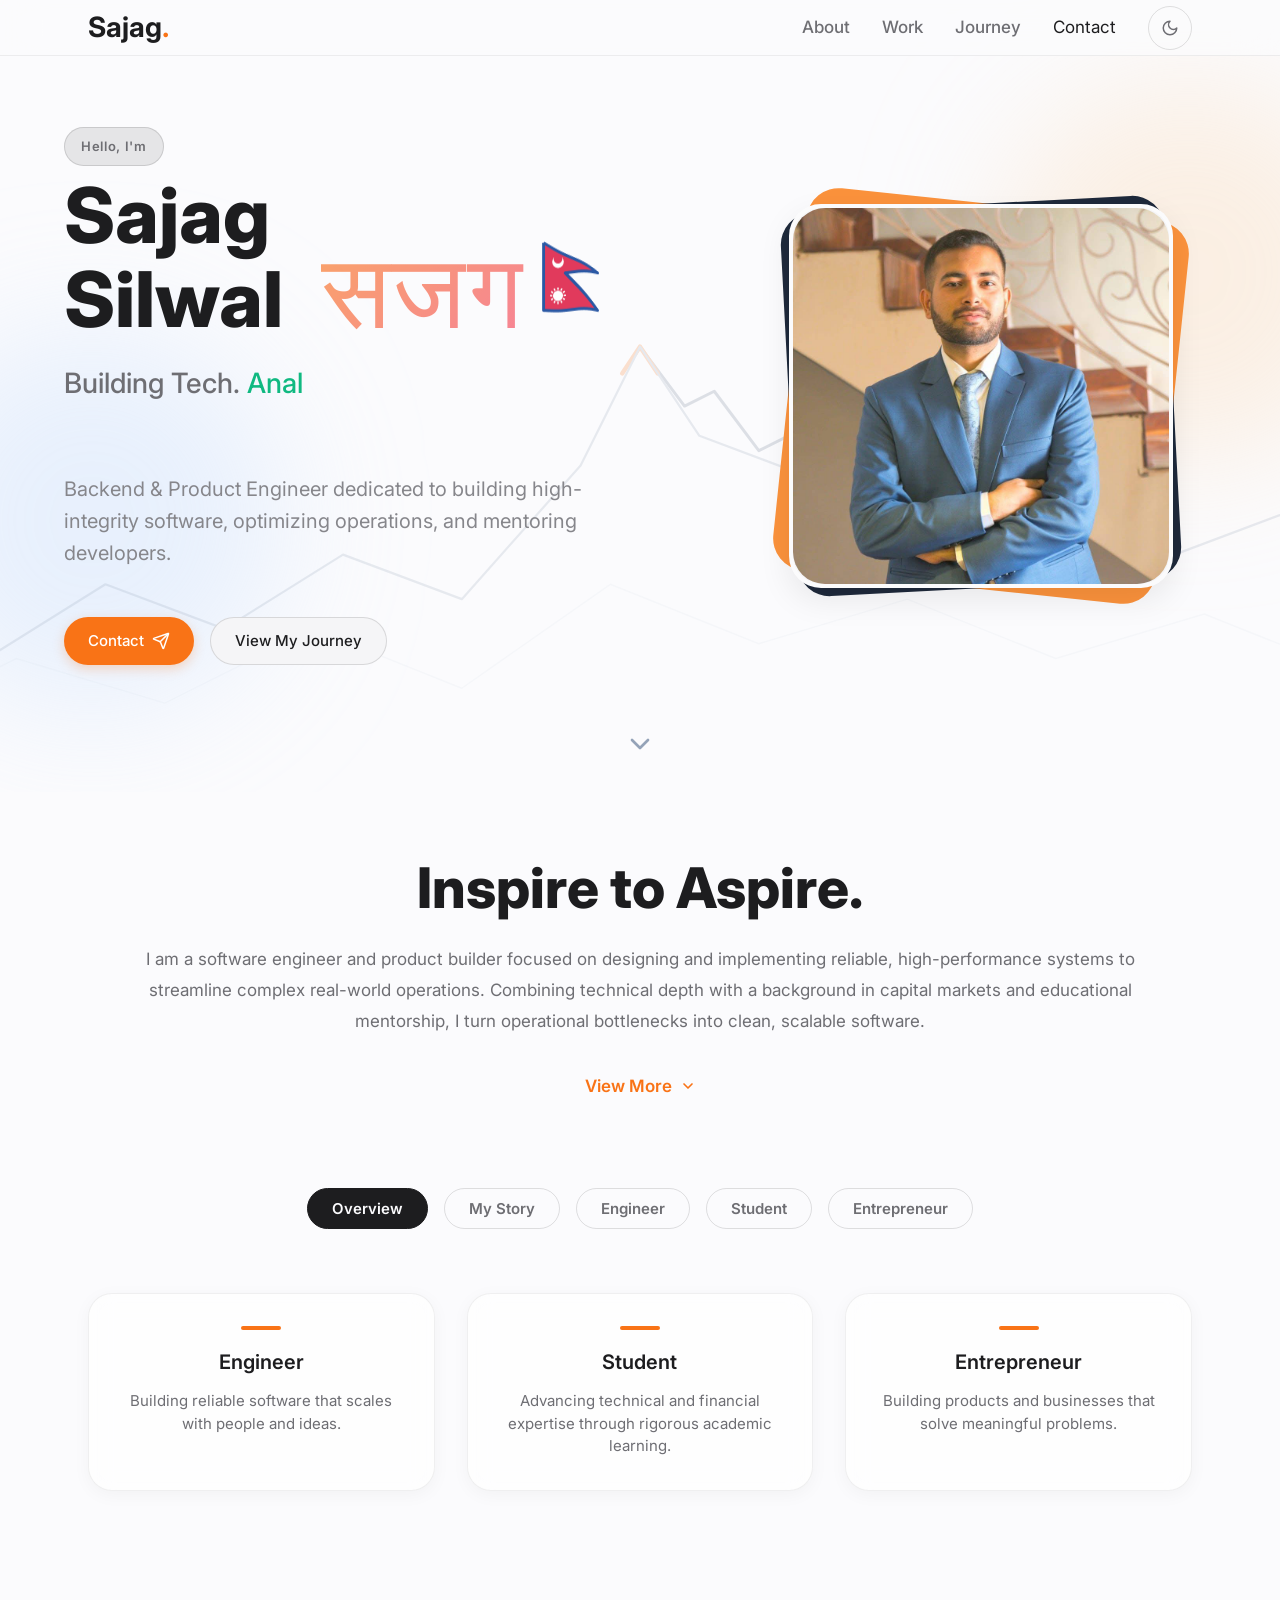
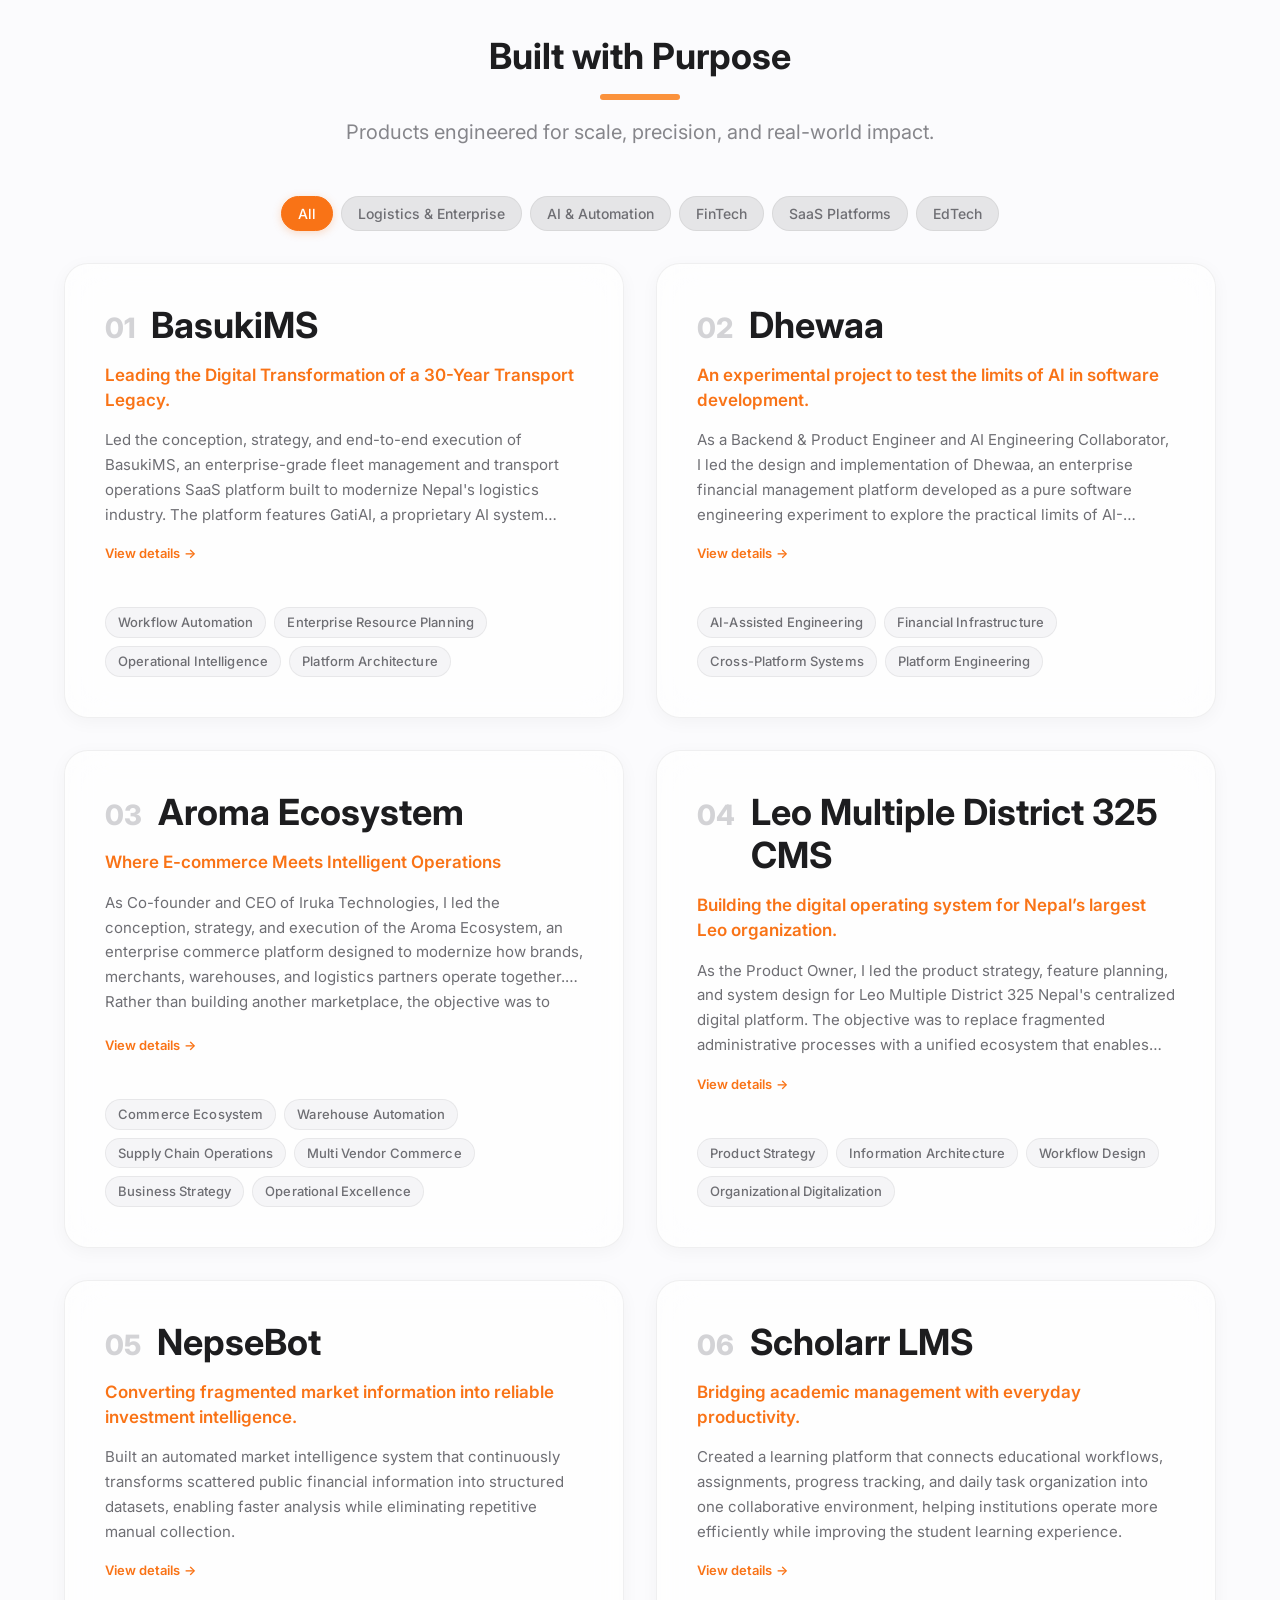
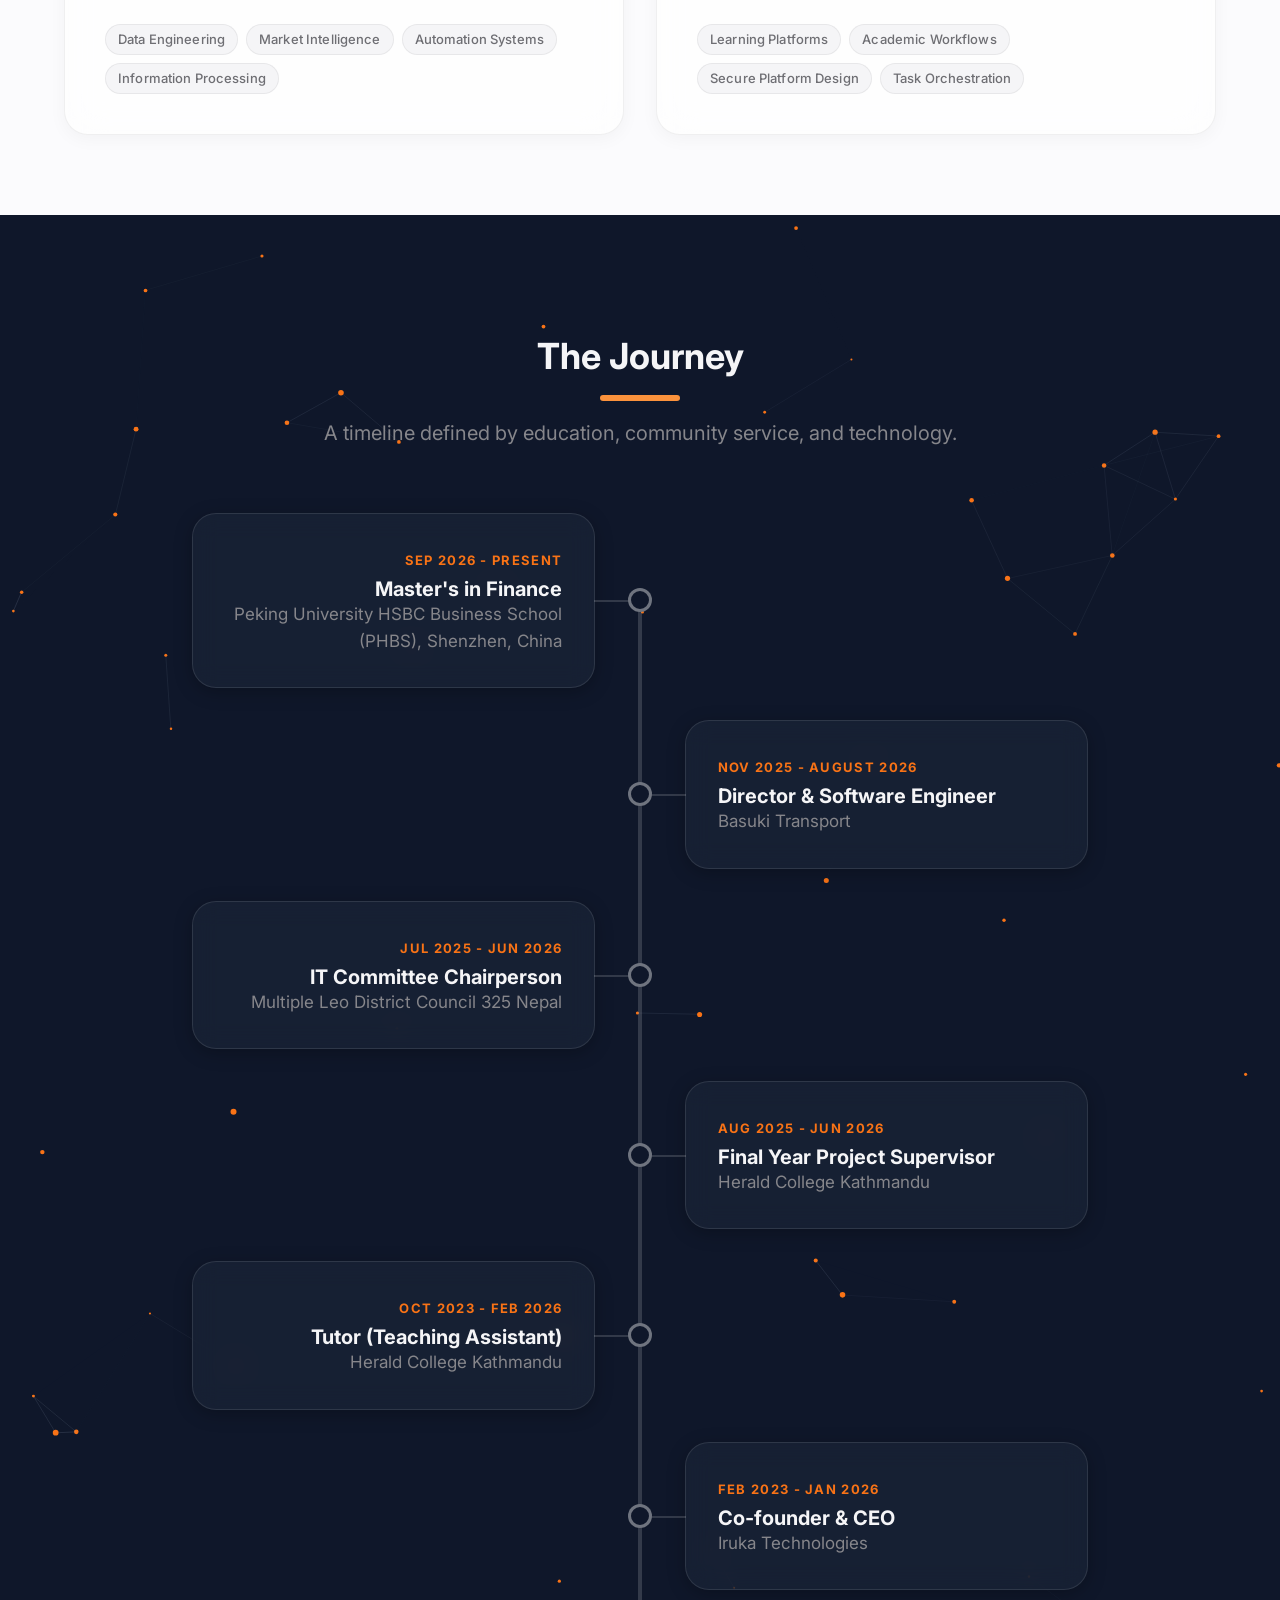
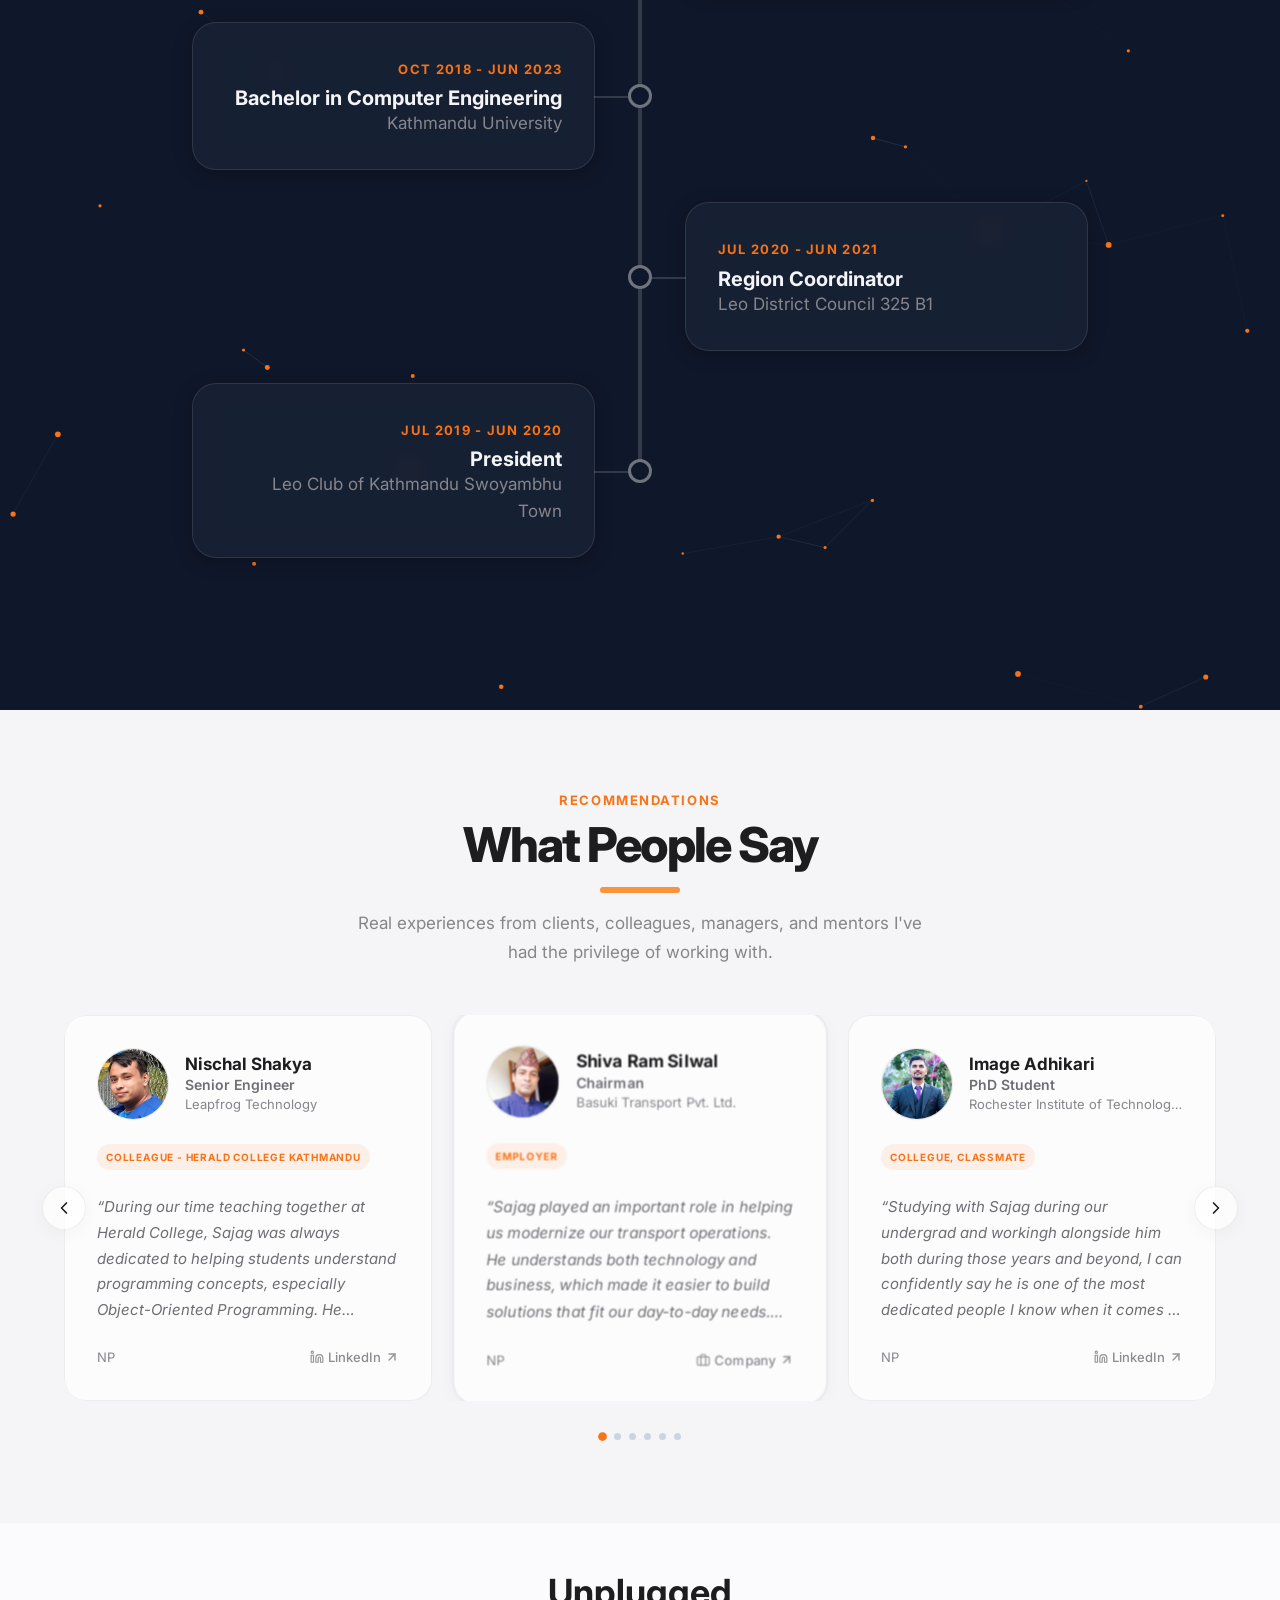
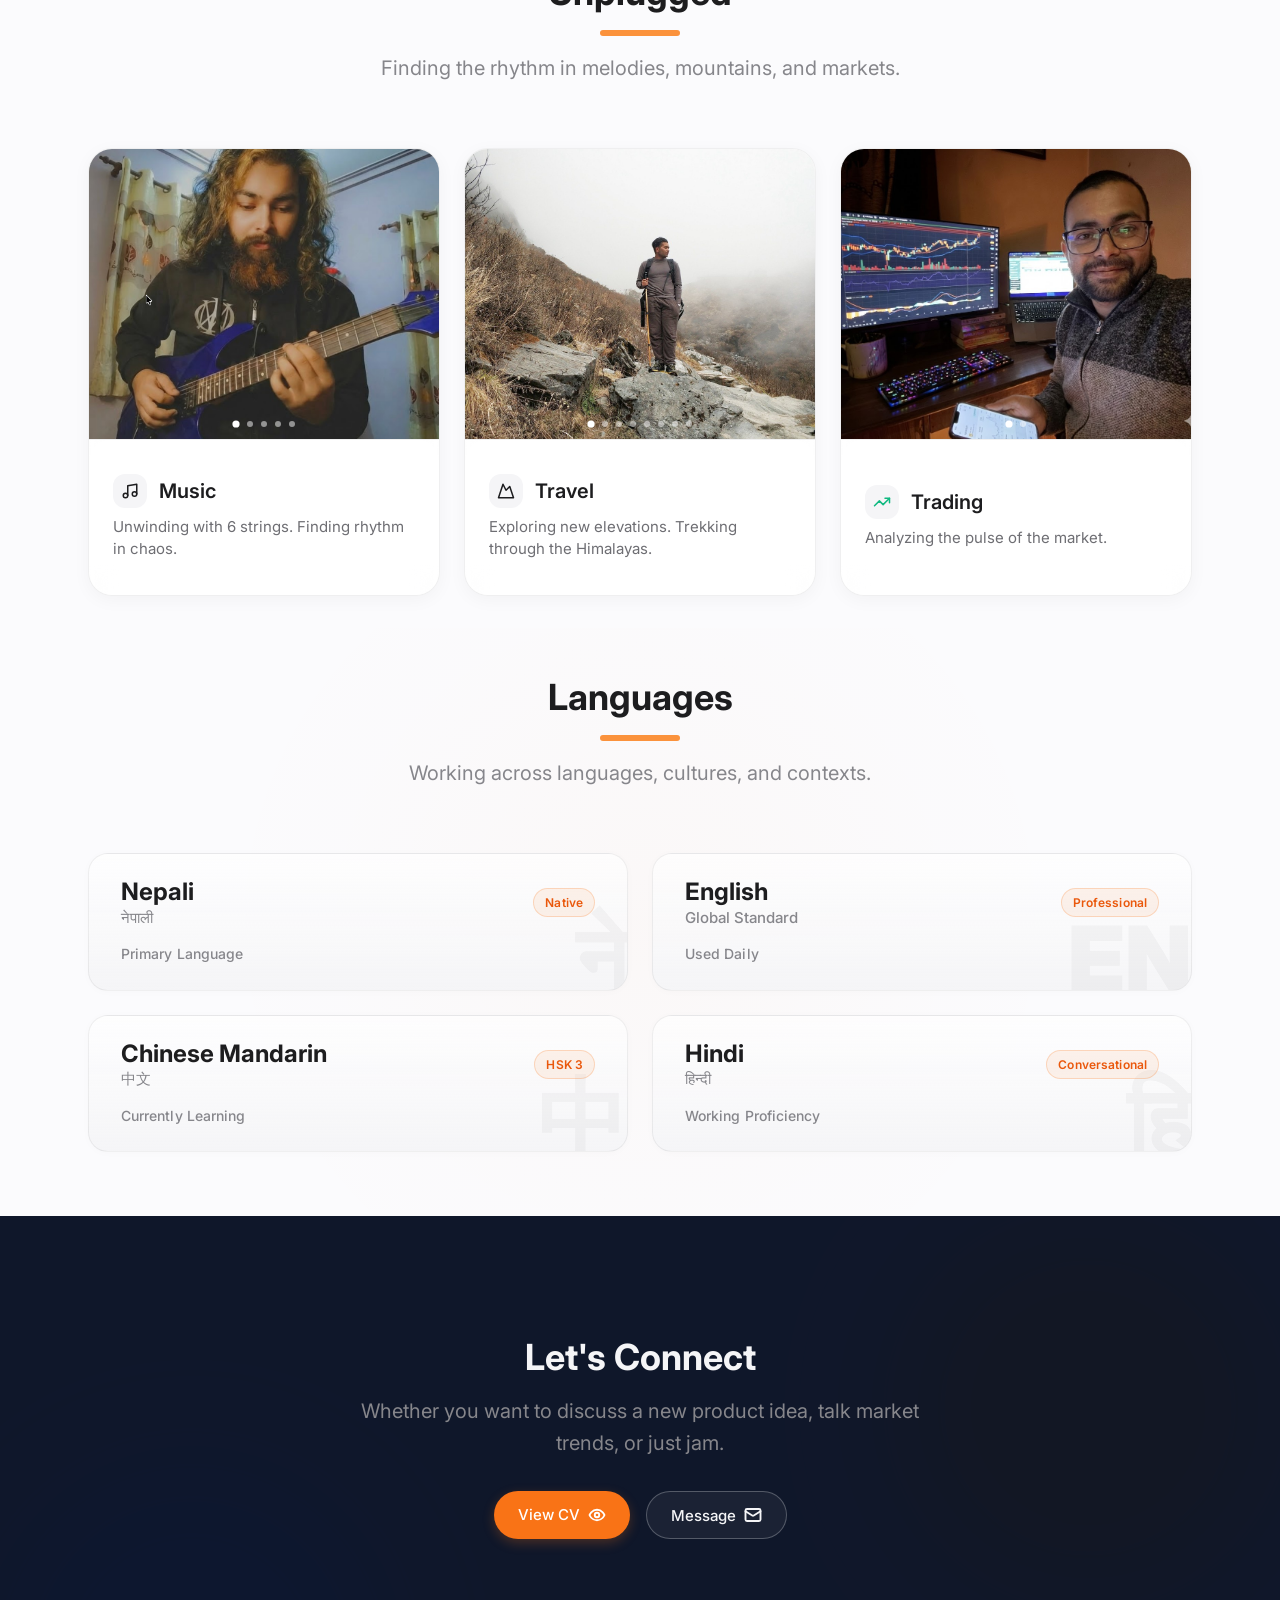
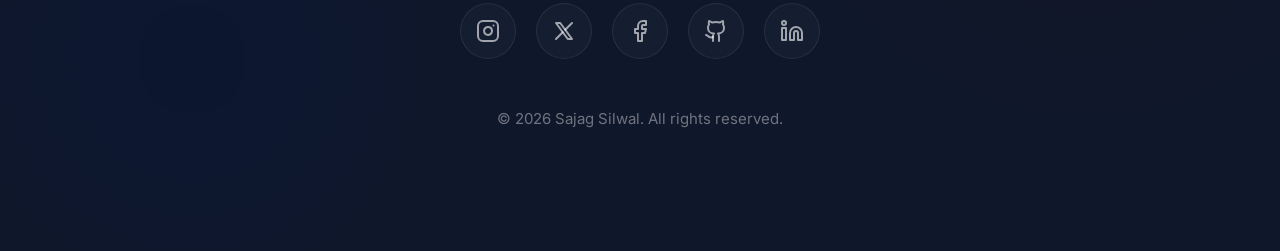
<file: index.html>
<!DOCTYPE html>
<html lang="en">

<head>
  <meta charset="UTF-8">
  <meta name="viewport" content="width=device-width, initial-scale=1.0">
  <title>Sajag Silwal | Computer Engineer, Entrepreneur & Educator</title>
  <meta name="robots" content="index, follow">
  <link rel="canonical" href="https://www.sajagsilwal.com/">
  <meta name="description"
    content="Personal website of Sajag Silwal - Computer Engineer, CEO @ Iruka Technologies, Educator, and Capital Market Analyst with 7+ years experience in Nepal.">
  <meta name="keywords" content="Sajag Silwal, Computer Engineer, Nepal, Iruka Technologies, Educator, Capital Market">

  <!-- Structured Data / JSON-LD -->
  <script type="application/ld+json">
  {
    "@context": "https://schema.org",
    "@type": "Person",
    "name": "Sajag Silwal",
    "url": "https://www.sajagsilwal.com/",
    "image": "https://www.sajagsilwal.com/og-image.jpg",
    "sameAs": [
      "https://github.com/sajagsilwal123",
      "https://www.linkedin.com/in/sajagsilwal",
      "https://x.com/SajagSilwal",
      "https://www.instagram.com/sajag_silwal"
    ],
    "jobTitle": "Software Engineer & Co-founder",
    "worksFor": {
      "@type": "Organization",
      "name": "Iruka Technologies"
    },
    "description": "Computer Engineer, CEO @ Iruka Technologies, Educator, and Capital Market Analyst in Nepal."
  }
  </script>

  <!-- Schema.org / WeChat / Baidu / Search -->
  <meta itemprop="name" content="Sajag Silwal | Computer Engineer, Entrepreneur & Educator">
  <meta itemprop="description"
    content="Personal website of Sajag Silwal - Computer Engineer, CEO @ Iruka Technologies, Educator, and Capital Market Analyst with 7+ years experience in Nepal.">
  <meta itemprop="image" content="https://www.sajagsilwal.com/og-image.jpg">
  <link rel="image_src" href="https://www.sajagsilwal.com/og-image.jpg">

  <!-- Open Graph / Facebook / WhatsApp / LinkedIn / Discord / Messenger / Viber -->
  <meta property="og:title" content="Sajag Silwal | Computer Engineer, Entrepreneur & Educator">
  <meta property="og:description"
    content="Computer Engineer, CEO @ Iruka Technologies, Educator, and Capital Market Analyst with 7+ years experience in Nepal.">
  <meta property="og:type" content="website">
  <meta property="og:url" content="https://www.sajagsilwal.com/">
  <meta property="og:image" content="https://www.sajagsilwal.com/og-image.jpg">
  <meta property="og:image:secure_url" content="https://www.sajagsilwal.com/og-image.jpg">
  <meta property="og:image:type" content="image/jpeg">
  <meta property="og:image:width" content="1200">
  <meta property="og:image:height" content="630">
  <meta property="og:image:alt" content="Sajag Silwal - Computer Engineer & Entrepreneur">
  <meta property="og:site_name" content="Sajag Silwal">

  <!-- Twitter Card / X -->
  <meta name="twitter:card" content="summary_large_image">
  <meta name="twitter:site" content="@SajagSilwal">
  <meta name="twitter:creator" content="@SajagSilwal">
  <meta name="twitter:title" content="Sajag Silwal | Computer Engineer, Entrepreneur & Educator">
  <meta name="twitter:description"
    content="Computer Engineer, CEO @ Iruka Technologies, Educator, and Capital Market Analyst.">
  <meta name="twitter:image" content="https://www.sajagsilwal.com/og-image.jpg">
  <meta name="twitter:image:src" content="https://www.sajagsilwal.com/og-image.jpg">
  <meta name="twitter:image:alt" content="Sajag Silwal - Computer Engineer & Entrepreneur">

  <link rel="icon" href="favicon.png">
  <link rel="preconnect" href="https://fonts.googleapis.com">
  <link rel="preconnect" href="https://fonts.gstatic.com" crossorigin>
  <link href="https://fonts.googleapis.com/css2?family=Inter:wght@400;500;600;700;800&display=swap" rel="stylesheet">
  <link rel="stylesheet" href="styles.css?v=7.4">
  <script>
    // Apply theme before first paint to prevent flash
    (function () {
      var t = localStorage.getItem('theme');
      if (t) document.documentElement.setAttribute('data-theme', t);
    })();
  </script>
  <script src="https://challenges.cloudflare.com/turnstile/v0/api.js" async defer></script>
</head>

<body>
  <!-- Skip to content -->
  <a href="#content" class="skip-link visually-hidden">Skip to content</a>

  <!-- NAVBAR -->
  <nav class="navbar" id="navbar" aria-label="Primary">
    <div class="navbar-container">
      <div class="navbar-logo">
        Sajag<span class="navbar-logo-accent">.</span>
      </div>

      <!-- Desktop Nav -->
      <div class="navbar-links">
        <a href="#about" class="navbar-link">About</a>
        <a href="#work" class="navbar-link">Work</a>
        <a href="#journey" class="navbar-link">Journey</a>
        <button type="button" class="navbar-link message-me-trigger" id="navbarMessageMeBtn"
          style="background:none; border:none; color:inherit; font:inherit; cursor:pointer; padding:0; transition:var(--transition-smooth);">Contact</button>
        <button type="button" class="theme-toggle" id="themeToggle" aria-label="Toggle dark mode">
          <svg class="icon-sun" xmlns="http://www.w3.org/2000/svg" width="18" height="18" viewBox="0 0 24 24"
            fill="none" stroke="currentColor" stroke-width="2" stroke-linecap="round" stroke-linejoin="round"
            aria-hidden="true">
            <circle cx="12" cy="12" r="4" />
            <path d="M12 2v2" />
            <path d="M12 20v2" />
            <path d="m4.93 4.93 1.41 1.41" />
            <path d="m17.66 17.66 1.41 1.41" />
            <path d="M2 12h2" />
            <path d="M20 12h2" />
            <path d="m6.34 17.66-1.41 1.41" />
            <path d="m19.07 4.93-1.41 1.41" />
          </svg>
          <svg class="icon-moon" xmlns="http://www.w3.org/2000/svg" width="18" height="18" viewBox="0 0 24 24"
            fill="none" stroke="currentColor" stroke-width="2" stroke-linecap="round" stroke-linejoin="round"
            aria-hidden="true">
            <path d="M12 3a6 6 0 0 0 9 9 9 9 0 1 1-9-9Z" />
          </svg>
        </button>
      </div>

      <!-- Mobile Nav Toggle -->
      <div class="navbar-actions">
        <button type="button" class="theme-toggle" id="themeToggleMobile" aria-label="Toggle dark mode">
          <svg class="icon-sun" xmlns="http://www.w3.org/2000/svg" width="18" height="18" viewBox="0 0 24 24"
            fill="none" stroke="currentColor" stroke-width="2" stroke-linecap="round" stroke-linejoin="round"
            aria-hidden="true">
            <circle cx="12" cy="12" r="4" />
            <path d="M12 2v2" />
            <path d="M12 20v2" />
            <path d="m4.93 4.93 1.41 1.41" />
            <path d="m17.66 17.66 1.41 1.41" />
            <path d="M2 12h2" />
            <path d="M20 12h2" />
            <path d="m6.34 17.66-1.41 1.41" />
            <path d="m19.07 4.93-1.41 1.41" />
          </svg>
          <svg class="icon-moon" xmlns="http://www.w3.org/2000/svg" width="18" height="18" viewBox="0 0 24 24"
            fill="none" stroke="currentColor" stroke-width="2" stroke-linecap="round" stroke-linejoin="round"
            aria-hidden="true">
            <path d="M12 3a6 6 0 0 0 9 9 9 9 0 1 1-9-9Z" />
          </svg>
        </button>
        <button type="button" class="navbar-toggle" id="navbarToggle" aria-label="Toggle menu" aria-expanded="false">
          <svg class="menu-icon" xmlns="http://www.w3.org/2000/svg" width="28" height="28" viewBox="0 0 24 24"
            fill="none" stroke="currentColor" stroke-width="2" stroke-linecap="round" stroke-linejoin="round"
            aria-hidden="true">
            <line x1="4" x2="20" y1="12" y2="12" />
            <line x1="4" x2="20" y1="6" y2="6" />
            <line x1="4" x2="20" y1="18" y2="18" />
          </svg>
          <svg class="close-icon" xmlns="http://www.w3.org/2000/svg" width="28" height="28" viewBox="0 0 24 24"
            fill="none" stroke="currentColor" stroke-width="2" stroke-linecap="round" stroke-linejoin="round"
            style="display:none;" aria-hidden="true">
            <path d="M18 6 6 18" />
            <path d="m6 6 12 12" />
          </svg>
        </button>
      </div>

      <!-- Mobile Menu -->
      <div class="mobile-menu" id="mobileMenu">
        <ul role="list">
          <li><a href="#about" class="mobile-menu-link">About</a></li>
          <li><a href="#work" class="mobile-menu-link">Work</a></li>
          <li><a href="#journey" class="mobile-menu-link">Journey</a></li>
          <li><button type="button" class="mobile-menu-link message-me-trigger" id="mobileMessageMeBtn"
              style="background:none; border:none; color:inherit; font:inherit; cursor:pointer; padding:0.5rem 0; width:100%; text-align:left;">Contact</button>
          </li>
        </ul>
      </div>
    </div>
  </nav>

  <main id="content" tabindex="-1">

    <!-- HERO SECTION -->
    <section class="hero">
      <!-- Decorative Blobs -->
      <div class="hero-blob hero-blob-1 animate-blob"></div>
      <div class="hero-blob hero-blob-2 animate-blob-delay"></div>

      <!-- Abstract Himalaya Outline -->
      <svg class="hero-mountains" viewBox="0 0 1440 320" preserveAspectRatio="xMidYMax slice"
        xmlns="http://www.w3.org/2000/svg" aria-hidden="true">
        <path class="mountain-line mountain-everest"
          d="M720,20 L750,60 L770,50 L800,90 L830,75 L880,120 L920,100 L980,150" fill="none" />
        <path class="mountain-line mountain-everest-snow" d="M708,38 L720,20 L732,38" fill="none" />
        <path class="mountain-line mountain-line-1"
          d="M0,280 L60,240 L120,260 L200,200 L280,230 L360,180 L440,210 L520,160 L600,190 L680,100 L720,20 L760,80 L840,110 L920,150 L1000,120 L1080,160 L1160,130 L1240,170 L1320,140 L1400,180 L1440,160"
          fill="none" />
        <path class="mountain-line mountain-line-2"
          d="M0,300 L100,260 L200,280 L300,230 L400,260 L500,210 L600,250 L700,180 L800,220 L900,190 L1000,230 L1100,200 L1200,240 L1300,210 L1400,250 L1440,230"
          fill="none" />
      </svg>

      <div class="hero-content">
        <div class="hero-text">
          <div class="hero-badge">Hello, I'm</div>
          <h1 class="hero-title">
            <span class="hero-title-wrapper">
              <span class="hero-name-first">Sajag</span> <span class="hero-name-last">Silwal</span>
              <span class="hero-name-nepali-wrapper">
                <span class="hero-name-nepali" lang="ne">सजग</span>
                <span class="hero-name-divider" aria-hidden="true" hidden>│</span>
                <canvas id="heroFlagCanvas" aria-hidden="true"></canvas>
              </span>
            </span>
          </h1>
          <h2 class="hero-subtitle">
            <span class="typed-static"><span class="hero-tagline-line"><span class="hero-tagline-emoji"
                  aria-hidden="true">💻</span>Building Tech.</span> <span class="text-emerald hero-tagline-line"><span
                  class="hero-tagline-emoji" aria-hidden="true">📈</span>Analyzing Markets.</span> <br
                class="hero-tagline-break">
              <span class="text-rose hero-tagline-line"><span class="hero-tagline-emoji"
                  aria-hidden="true">🤝</span>Mentoring Minds.</span> <span class="text-orange hero-tagline-line"><span
                  class="hero-tagline-emoji" aria-hidden="true">✦</span>Creating Impact.</span></span>
          </h2>
          <p class="hero-description">
            Backend & Product Engineer dedicated to building high-integrity software, optimizing operations, and
            mentoring developers.
          </p>

          <div class="hero-cta">
            <button type="button" class="btn btn-primary message-me-trigger" id="heroMessageMeBtn">
              Contact
              <svg xmlns="http://www.w3.org/2000/svg" width="18" height="18" viewBox="0 0 24 24" fill="none"
                stroke="currentColor" stroke-width="2" stroke-linecap="round" stroke-linejoin="round"
                aria-hidden="true">
                <path
                  d="M14.536 21.686a.5.5 0 0 0 .937-.024l6.5-19a.496.496 0 0 0-.635-.635l-19 6.5a.5.5 0 0 0-.024.937l7.93 3.18a2 2 0 0 1 1.112 1.11z" />
                <path d="m21.854 2.147-10.94 10.939" />
              </svg>
            </button>
            <a href="#journey" class="btn btn-secondary">View My Journey</a>
          </div>
        </div>

        <div class="hero-image-wrapper">
          <div class="hero-image-container">
            <div class="hero-image-frame hero-image-frame-1"></div>
            <div class="hero-image-frame hero-image-frame-2"></div>
            <div class="hero-mobile-orbit-wrapper" aria-hidden="true">
              <div class="hero-mobile-orbit-outer">
                <span class="hero-mobile-orbit-dot-outer"></span>
              </div>
              <div class="hero-mobile-orbit-inner">
                <span class="hero-mobile-orbit-dot-inner"></span>
              </div>
            </div>
            <div class="hero-image-placeholder">
              <img src="profile.jpg" alt="Sajag Silwal" class="hero-profile-image" width="960" height="960"
                fetchpriority="high">
            </div>
          </div>
        </div>
      </div>

      <div class="hero-scroll-indicator animate-bounce" aria-hidden="true">
        <svg xmlns="http://www.w3.org/2000/svg" width="32" height="32" viewBox="0 0 24 24" fill="none"
          stroke="currentColor" stroke-width="2" stroke-linecap="round" stroke-linejoin="round">
          <path d="m6 9 6 6 6-6" />
        </svg>
      </div>
    </section>

    <!-- ABOUT SECTION -->
    <section id="about" class="about-section">
      <div class="about-container">
        <h2 class="about-title">
          Inspire to Aspire.
        </h2>

        <div class="about-bio-container">
          <!-- Always Visible Content -->
          <div class="about-bio-visible">
            <p>
              I am a software engineer and product builder focused on designing and implementing reliable,
              high-performance systems to streamline complex real-world operations. Combining technical depth with a
              background in capital markets and educational mentorship, I turn operational bottlenecks into clean,
              scalable software.
            </p>
          </div>

          <!-- Collapsible Content -->
          <div id="aboutBioExpandable" class="about-bio-expandable">
            <div class="about-bio-expandable-inner">
              <p>
                I've mentored over 900 students, co-founded a technology company, designed and built software that
                transforms
                paperwork into intelligent systems, worked with startups and established businesses, and still find
                myself obsessing over clean APIs, scalable architectures, thoughtful user experiences, and documentation
                that people actually enjoy reading.
              </p>
              <p>
                Beyond technology, I'm deeply fascinated by the capital markets and the intersection of finance,
                business, and technology. With more than seven years of exposure to Nepal's stock market, I've developed
                analytical tools, explored quantitative approaches to investing, and continue to study how technology
                can create better financial systems. To deepen this perspective, I am currently pursuing a Master's in
                Finance at Peking University HSBC Business School (PHBS) in Shenzhen, China, where I'm expanding my
                understanding
                of global finance, investment, and strategic decision-making.
              </p>
              <div class="about-quote">
                "Technology is simply one way I try to solve meaningful problems."
              </div>
              <p>
                Whether I'm designing scalable backend systems, mentoring future engineers, modernizing the operations
                of a 30-year-old transport company, or exploring new ideas at the intersection of engineering and
                finance, I enjoy turning complexity into simple, reliable, and lasting solutions.
              </p>
              <p style="margin-bottom: 0;">
                Outside of work, you'll usually find me reading, travelling, playing the guitar, exploring new business
                ideas, analyzing markets, or wondering how Apple would have designed the same product.
              </p>
            </div>
          </div>

          <!-- View More Button -->
          <div style="text-align: center;">
            <button type="button" id="aboutBioBtn" class="view-more-btn" aria-expanded="false"
              aria-controls="aboutBioExpandable">
              <span>View More</span>
              <svg xmlns="http://www.w3.org/2000/svg" width="16" height="16" viewBox="0 0 24 24" fill="none"
                stroke="currentColor" stroke-width="2.5" stroke-linecap="round" stroke-linejoin="round">
                <path d="m6 9 6 6 6-6" />
              </svg>
            </button>
          </div>
        </div>
      </div>
    </section>

    <!-- STORY SECTION (TABS) -->
    <section id="story" class="story-section" aria-labelledby="storyTitle">
      <div class="story-container">
        <h2 id="storyTitle" class="visually-hidden">Story</h2>
        <!-- Tabs Selector Pills -->
        <div class="tabs-container">
          <button type="button" class="tab-btn active" data-tab="overview">Overview</button>
          <button type="button" class="tab-btn" data-tab="mystory">My Story</button>
          <button type="button" class="tab-btn" data-tab="engineer">Engineer</button>
          <button type="button" class="tab-btn" data-tab="student">Student</button>
          <button type="button" class="tab-btn" data-tab="entrepreneur">Entrepreneur</button>
        </div>

        <!-- Tab Content Panels -->
        <div class="tab-panels">
          <!-- Overview Panel -->
          <div id="panel-overview" class="tab-panel active">
            <div class="overview-grid">
              <!-- Card 1: Engineer -->
              <div class="overview-card">
                <div class="overview-card-accent"></div>
                <h3 class="overview-card-title">Engineer</h3>
                <p class="overview-card-desc">Building reliable software that scales with people and ideas.</p>
              </div>

              <!-- Card 2: Student -->
              <div class="overview-card">
                <div class="overview-card-accent"></div>
                <h3 class="overview-card-title">Student</h3>
                <p class="overview-card-desc">Advancing technical and financial expertise through rigorous academic learning.</p>
              </div>

              <!-- Card 3: Entrepreneur -->
              <div class="overview-card">
                <div class="overview-card-accent"></div>
                <h3 class="overview-card-title">Entrepreneur</h3>
                <p class="overview-card-desc">Building products and businesses that solve meaningful problems.</p>
              </div>
            </div>
          </div>

          <!-- My Story Panel -->
          <div id="panel-mystory" class="tab-panel">
            <div class="story-panel-text">
              <div class="story-card-header">
                <div class="story-card-icon-wrapper">📖</div>
                <div class="story-card-title-group">
                  <h3 class="story-card-title">My Story</h3>
                  <p class="story-card-subtitle">At the intersection of engineering, education, and finance</p>
                </div>
              </div>

              <div class="story-card-divider"></div>

              <p>
                My professional journey is defined by a commitment to execution and problem-solving. Starting with a
                rigorous engineering foundation at Kathmandu University, I transitioned from building utility scripts to
                co-founding software ventures and leading the digital transformation of established enterprise
                operations, such as developing BasukiMS. Teaching and mentoring over 900 students at Herald College
                sharpened my ability to communicate complex concepts and enforce solid design patterns, bridging the gap
                between academic theory and active software industry requirements.
              </p>
              <p>
                At the same time, my years of analyzing capital markets have taught me to evaluate technology through
                the lens of tangible business value, risk management, and workflow transparency. I believe that
                engineering is not just about writing code; it is about designing resilient systems that work
                efficiently without constant supervision. This dual focus on technology and strategic execution drives
                how I build applications, evaluate systems, and guide engineering teams.
              </p>

              <div class="story-card-tags">
                <span class="story-tag">💻 Engineering</span>
                <span class="story-tag">🎓 Mentorship</span>
                <span class="story-tag">🚀 Entrepreneurship</span>
                <span class="story-tag">📈 Capital Markets</span>
              </div>
            </div>
          </div>

          <!-- Engineer Panel -->
          <div id="panel-engineer" class="tab-panel">
            <div class="story-panel-text">
              <div class="story-card-header">
                <div class="story-card-icon-wrapper">💻</div>
                <div class="story-card-title-group">
                  <h3 class="story-card-title">Software Engineer</h3>
                  <p class="story-card-subtitle">Engineering resilient and highly-scalable backend systems</p>
                </div>
              </div>

              <div class="story-card-divider"></div>

              <p>
                I specialize in backend engineering and system architecture, focusing on building high-throughput,
                low-latency APIs and resilient microservices. I enjoy designing clean database schemas, optimizing data
                structures, and deploying scalable distributed systems using modern containerization and orchestration
                patterns. My experience ranges from crafting complex integration APIs to designing and building systems
                that
                streamline physical logistics and operations.
              </p>

              <div class="story-card-tags">
                <span class="story-tag">System Architecture</span>
                <span class="story-tag">Backend APIs</span>
                <span class="story-tag">Database Optimization</span>
                <span class="story-tag">Distributed Systems</span>
                <span class="story-tag">Microservices</span>
              </div>
            </div>
          </div>

          <!-- Student Panel -->
          <div id="panel-student" class="tab-panel">
            <div class="story-panel-text">
              <div class="story-card-header">
                <div class="story-card-icon-wrapper">🎓</div>
                <div class="story-card-title-group">
                  <h3 class="story-card-title">Student</h3>
                  <p class="story-card-subtitle">Bridging software engineering with advanced financial theory</p>
                </div>
              </div>

              <div class="story-card-divider"></div>

              <p>
                Continuous learning is a core pillar of my journey. Advancing from my professional engineering and mentoring roles, I am currently pursuing a Master of Finance at Peking University HSBC Business School. I am focused on merging my technical foundation with fundamental analysis and market trends, ensuring I master the rigorous methodologies and strategic insights required by the modern global economy.
              </p>

              <div class="story-card-tags">
                <span class="story-tag">Master of Finance Candidate</span>
                <span class="story-tag">Peking University PHBS</span>
                <span class="story-tag">Fundamental Analysis</span>
                <span class="story-tag">Market Trend Analysis</span>
                <span class="story-tag">Continuous Learning</span>
              </div>
            </div>
          </div>

          <!-- Entrepreneur Panel -->
          <div id="panel-entrepreneur" class="tab-panel">
            <div class="story-panel-text">
              <div class="story-card-header">
                <div class="story-card-icon-wrapper">🚀</div>
                <div class="story-card-title-group">
                  <h3 class="story-card-title">Entrepreneur</h3>
                  <p class="story-card-subtitle">Transforming traditional business operations with technology</p>
                </div>
              </div>

              <div class="story-card-divider"></div>

              <p>
                I love turning ideas into products and companies. From co-founding software ventures to steering digital
                transformation initiatives, I bring a product-first, market-driven approach to every project. I combine
                software expertise with deep market analysis, helping organizations launch tech products that solve real
                customer problems, improve workflow transparency, and open up new avenues for growth.
              </p>

              <div class="story-card-tags">
                <span class="story-tag">Product Strategy</span>
                <span class="story-tag">Digital Transformation</span>
                <span class="story-tag">Basuki Transport</span>
                <span class="story-tag">Market Analysis</span>
                <span class="story-tag">Co-founding</span>
              </div>
            </div>
          </div>
        </div>
      </div>
    </section>

    <!-- SELECTED WORK SECTION -->
    <section id="work" class="section work-section">
      <div class="section-header">
        <h2 class="section-title">Built with Purpose</h2>
        <div class="section-title-bar"></div>
        <p class="section-subtitle">Products engineered for scale, precision, and real-world impact.</p>
      </div>

      <!-- Category Filter Bar -->
      <div class="work-filters" id="workFilters" role="group" aria-label="Filter projects by category">
        <button type="button" class="filter-btn active" data-filter="all" aria-pressed="true">All</button>
        <button type="button" class="filter-btn" data-filter="Logistics & Enterprise" aria-pressed="false">Logistics &
          Enterprise</button>
        <button type="button" class="filter-btn" data-filter="AI & Automation" aria-pressed="false">AI &
          Automation</button>
        <button type="button" class="filter-btn" data-filter="FinTech" aria-pressed="false">FinTech</button>
        <button type="button" class="filter-btn" data-filter="SaaS Platforms" aria-pressed="false">SaaS
          Platforms</button>
        <button type="button" class="filter-btn" data-filter="EdTech" aria-pressed="false">EdTech</button>
      </div>

      <div class="work-stack" id="workStack">
        <!-- Cards rendered dynamically by script.js from PROJECTS data -->
      </div>
    </section>

    <!-- JOURNEY SECTION -->
    <section id="journey" class="section journey-section">
      <canvas id="journeyCanvas"></canvas>
      <div class="timeline-container">
        <div class="section-header">
          <h2 class="section-title">The Journey</h2>
          <div class="section-title-bar"></div>
          <p class="section-subtitle">A timeline defined by education, community service, and technology.</p>
        </div>

        <div style="position: relative;">
          <div class="timeline-line"></div>

          <!-- Sep 2026 - Present -->
          <div class="timeline-item">
            <div class="timeline-card">
              <span class="timeline-year">Sep 2026 - Present</span>
              <h3 class="timeline-title">Master's in Finance</h3>
              <p class="timeline-place">Peking University HSBC Business School (PHBS), Shenzhen, China
              </p>
              <p class="timeline-desc">Deepening my understanding of capital markets, corporate finance, and investment
                analysis to develop sound financial decision-making capabilities.</p>
            </div>
            <div class="timeline-dot"></div>
          </div>

          <div class="timeline-item align-right">
            <div class="timeline-card">
              <span class="timeline-year">Nov 2025 - August 2026</span>
              <h3 class="timeline-title">Director & Software Engineer</h3>
              <p class="timeline-place">Basuki Transport</p>
              <p class="timeline-desc">Leading the digital transformation of a 30-year logistics enterprise by
                developing BasukiMS, integrating fleet operations, financial management, compliance, and business
                workflows.</p>
            </div>
            <div class="timeline-dot"></div>
          </div>

          <div class="timeline-item">
            <div class="timeline-card">
              <span class="timeline-year">Jul 2025 - Jun 2026</span>
              <h3 class="timeline-title">IT Committee Chairperson</h3>
              <p class="timeline-place">Multiple Leo District Council 325 Nepal</p>
              <p class="timeline-desc">Led nationwide digital initiatives by developing centralized web platforms that
                improved communication, streamlined content management, and strengthened organizational operations.</p>
            </div>
            <div class="timeline-dot"></div>
          </div>

          <div class="timeline-item align-right">
            <div class="timeline-card">
              <span class="timeline-year">Aug 2025 - Jun 2026</span>
              <h3 class="timeline-title">Final Year Project Supervisor</h3>
              <p class="timeline-place">Herald College Kathmandu</p>
              <p class="timeline-desc">Mentored final-year students through project planning, software design,
                technical implementation, and industry-aligned engineering practices for real-world solutions.</p>
            </div>
            <div class="timeline-dot"></div>
          </div>

          <div class="timeline-item">
            <div class="timeline-card">
              <span class="timeline-year">Oct 2023 - Feb 2026</span>
              <h3 class="timeline-title">Tutor (Teaching Assistant)</h3>
              <p class="timeline-place">Herald College Kathmandu</p>
              <p class="timeline-desc">Mentored over 900 undergraduate students in object-oriented programming,
                collaborative software development, Scrum methodologies, and scalable software engineering principles.
              </p>
            </div>
            <div class="timeline-dot"></div>
          </div>

          <div class="timeline-item align-right">
            <div class="timeline-card">
              <span class="timeline-year">Feb 2023 - Jan 2026</span>
              <h3 class="timeline-title">Co-founder & CEO</h3>
              <p class="timeline-place">Iruka Technologies</p>
              <p class="timeline-desc">Founded and led the development of enterprise e-commerce and warehouse automation
                platforms, overseeing technology strategy, operational workflows, and business growth.</p>
            </div>
            <div class="timeline-dot"></div>
          </div>

          <div class="timeline-item">
            <div class="timeline-card">
              <span class="timeline-year">Oct 2018 - Jun 2023</span>
              <h3 class="timeline-title">Bachelor in Computer Engineering</h3>
              <p class="timeline-place">Kathmandu University</p>
              <p class="timeline-desc">Built a strong engineering foundation in software engineering, algorithms,
                database systems, and scalable application development through academic and practical learning.</p>
            </div>
            <div class="timeline-dot"></div>
          </div>

          <div class="timeline-item align-right">
            <div class="timeline-card">
              <span class="timeline-year">Jul 2020 - Jun 2021</span>
              <h3 class="timeline-title">Region Coordinator</h3>
              <p class="timeline-place">Leo District Council 325 B1</p>
              <p class="timeline-desc">Coordinated leadership development and community initiatives across regional
                clubs, fostering collaboration, volunteer engagement, and effective project execution.</p>
            </div>
            <div class="timeline-dot"></div>
          </div>

          <div class="timeline-item">
            <div class="timeline-card">
              <span class="timeline-year">Jul 2019 - Jun 2020</span>
              <h3 class="timeline-title">President</h3>
              <p class="timeline-place">Leo Club of Kathmandu Swoyambhu Town</p>
              <p class="timeline-desc">Led a team of over 70 volunteers to organize impactful community service
                initiatives while strengthening leadership, teamwork, and organizational management skills.</p>
            </div>
            <div class="timeline-dot"></div>
          </div>
        </div>
      </div>
    </section>


    <!-- RECOMMENDATIONS SECTION -->
    <section id="recommendations" class="section recommendations-section" aria-labelledby="recommendationsTitle">
      <div class="recommendations-container">
        <div class="recommendations-header testimonial-reveal">
          <p class="recommendations-eyebrow">Recommendations</p>
          <h2 class="recommendations-title" id="recommendationsTitle">What People Say</h2>
          <div class="section-title-bar"></div>
          <p class="recommendations-subtitle">Real experiences from clients, colleagues, managers, and mentors
            I've had the privilege of working with.</p>
        </div>

        <div class="testimonials-carousel testimonial-reveal" id="testimonialsCarousel" aria-roledescription="carousel"
          aria-label="Recommendations">
          <button class="testimonials-nav testimonials-prev" type="button" aria-label="Previous recommendation">
            <svg xmlns="http://www.w3.org/2000/svg" width="20" height="20" viewBox="0 0 24 24" fill="none"
              stroke="currentColor" stroke-width="2" stroke-linecap="round" stroke-linejoin="round" aria-hidden="true">
              <path d="M15 18L9 12L15 6" />
            </svg>
          </button>

          <div class="testimonials-viewport" tabindex="0" aria-label="Use the arrow keys to browse recommendations">
            <div class="testimonials-track" id="testimonialsTrack"></div>
          </div>

          <button class="testimonials-nav testimonials-next" type="button" aria-label="Next recommendation">
            <svg xmlns="http://www.w3.org/2000/svg" width="20" height="20" viewBox="0 0 24 24" fill="none"
              stroke="currentColor" stroke-width="2" stroke-linecap="round" stroke-linejoin="round" aria-hidden="true">
              <path d="M9 18L15 12L9 6" />
            </svg>
          </button>
        </div>

        <div class="testimonials-indicators" id="testimonialsIndicators" role="tablist"
          aria-label="Recommendation slides"></div>
        <p class="visually-hidden" id="testimonialsStatus" aria-live="polite"></p>
      </div>
    </section>

    <!-- UNPLUGGED SECTION -->
    <section id="unplugged" class="section section-container">
      <div class="section-header">
        <h2 class="section-title">Unplugged</h2>
        <div class="section-title-bar"></div>
        <p class="section-subtitle">Finding the rhythm in melodies, mountains, and markets.</p>
      </div>

      <div class="hobbies-grid">
        <!-- Music Card -->
        <div class="hobby-card-wrapper">
          <div class="hobby-card" data-carousel>
            <div class="hobby-card-bg orange"></div>
            <div class="carousel-images">
              <img src="music_2.png" alt="Playing Guitar" class="hobby-card-image active" width="1172" height="1260"
                loading="lazy" decoding="async">
              <img src="guitar.jpg" alt="Live Guitar Performance" class="hobby-card-image" width="1280" height="1280"
                loading="lazy" decoding="async">
              <img src="music_3.png" alt="Sheet Music" class="hobby-card-image" width="893" height="1274" loading="lazy"
                decoding="async">
              <img src="music_4.png" alt="Acoustic Guitar Performance" class="hobby-card-image" width="876" height="754"
                loading="lazy" decoding="async">
              <img src="music_5.jpg" alt="Electric Guitar Performance" class="hobby-card-image" width="768"
                height="1024" loading="lazy" decoding="async">
            </div>
            <div class="hobby-card-overlay">
              <div class="hobby-card-header">
                <div class="hobby-card-icon-wrapper">
                  <svg xmlns="http://www.w3.org/2000/svg" width="20" height="20" viewBox="0 0 24 24" fill="none"
                    stroke="currentColor" stroke-width="2" stroke-linecap="round" stroke-linejoin="round"
                    aria-hidden="true">
                    <path d="M9 18V5l12-2v13" />
                    <circle cx="6" cy="18" r="3" />
                    <circle cx="18" cy="16" r="3" />
                  </svg>
                </div>
                <h3 class="hobby-card-title">Music</h3>
              </div>
              <p class="hobby-card-caption">Unwinding with 6 strings. Finding rhythm in chaos.</p>
            </div>
            <div class="carousel-dots" role="group" aria-label="Music image carousel">
              <span class="carousel-dot active" role="button" tabindex="0" aria-label="Image 1 of 5"></span>
              <span class="carousel-dot" role="button" tabindex="0" aria-label="Image 2 of 5"></span>
              <span class="carousel-dot" role="button" tabindex="0" aria-label="Image 3 of 5"></span>
              <span class="carousel-dot" role="button" tabindex="0" aria-label="Image 4 of 5"></span>
              <span class="carousel-dot" role="button" tabindex="0" aria-label="Image 5 of 5"></span>
            </div>
          </div>
          <p class="hobby-label">Music</p>
        </div>

        <!-- Travel Card -->
        <div class="hobby-card-wrapper">
          <div class="hobby-card" data-carousel>
            <div class="hobby-card-bg sky"></div>
            <div class="carousel-images">
              <img src="trekking.jpg" alt="Trekking" class="hobby-card-image active" width="1024" height="1280"
                loading="lazy" decoding="async">
              <img src="travel_2.png" alt="Himalayan Sunrise" class="hobby-card-image" width="1271" height="1280"
                loading="lazy" decoding="async">
              <img src="travel_3.png" alt="Mountain Hiker" class="hobby-card-image" width="1080" height="1080"
                loading="lazy" decoding="async">
              <img src="travel_4.jpg" alt="Himalayan View" class="hobby-card-image" width="1024" height="765"
                loading="lazy" decoding="async">
              <img src="travel_5.jpg" alt="Mountain Base Camp" class="hobby-card-image" width="1024" height="888"
                loading="lazy" decoding="async">
              <img src="travel_6.jpg" alt="Scenic Valley" class="hobby-card-image" width="1024" height="898"
                loading="lazy" decoding="async">
              <img src="travel_7.jpg" alt="Suspension Bridge" class="hobby-card-image" width="1024" height="783"
                loading="lazy" decoding="async">
              <img src="travel_8.jpg" alt="High Elevation Pass" class="hobby-card-image" width="1024" height="783"
                loading="lazy" decoding="async">
            </div>
            <div class="hobby-card-overlay">
              <div class="hobby-card-header">
                <div class="hobby-card-icon-wrapper">
                  <svg xmlns="http://www.w3.org/2000/svg" width="20" height="20" viewBox="0 0 24 24" fill="none"
                    stroke="currentColor" stroke-width="2" stroke-linecap="round" stroke-linejoin="round"
                    aria-hidden="true">
                    <path d="m8 3 4 8 5-5 5 15H2L8 3z" />
                  </svg>
                </div>
                <h3 class="hobby-card-title">Travel</h3>
              </div>
              <p class="hobby-card-caption">Exploring new elevations. Trekking through the Himalayas.</p>
            </div>
            <div class="carousel-dots" role="group" aria-label="Travel image carousel">
              <span class="carousel-dot active" role="button" tabindex="0" aria-label="Image 1 of 8"></span>
              <span class="carousel-dot" role="button" tabindex="0" aria-label="Image 2 of 8"></span>
              <span class="carousel-dot" role="button" tabindex="0" aria-label="Image 3 of 8"></span>
              <span class="carousel-dot" role="button" tabindex="0" aria-label="Image 4 of 8"></span>
              <span class="carousel-dot" role="button" tabindex="0" aria-label="Image 5 of 8"></span>
              <span class="carousel-dot" role="button" tabindex="0" aria-label="Image 6 of 8"></span>
              <span class="carousel-dot" role="button" tabindex="0" aria-label="Image 7 of 8"></span>
              <span class="carousel-dot" role="button" tabindex="0" aria-label="Image 8 of 8"></span>
            </div>
          </div>
          <p class="hobby-label">Travel</p>
        </div>

        <!-- Trading Card -->
        <div class="hobby-card-wrapper">
          <div class="hobby-card trading-card" data-carousel>
            <div class="carousel-images">
              <img src="trading_1.png" alt="Trading Setup" class="hobby-card-image active" width="1024" height="765"
                loading="lazy" decoding="async">
              <img src="trading_2.png" alt="Trading Desk" class="hobby-card-image" width="1024" height="765"
                loading="lazy" decoding="async">
            </div>
            <div class="trading-card-overlay">
              <div class="hobby-card-header">
                <div class="trading-card-icon-wrapper">
                  <svg xmlns="http://www.w3.org/2000/svg" width="20" height="20" viewBox="0 0 24 24" fill="none"
                    stroke="currentColor" stroke-width="2" stroke-linecap="round" stroke-linejoin="round"
                    aria-hidden="true">
                    <polyline points="22 7 13.5 15.5 8.5 10.5 2 17" />
                    <polyline points="16 7 22 7 22 13" />
                  </svg>
                </div>
                <h3 class="hobby-card-title">Trading</h3>
              </div>
              <p class="trading-card-caption">Analyzing the pulse of the market.</p>
            </div>
            <div class="carousel-dots" role="group" aria-label="Trading image carousel">
              <span class="carousel-dot active" role="button" tabindex="0" aria-label="Image 1 of 2"></span>
              <span class="carousel-dot" role="button" tabindex="0" aria-label="Image 2 of 2"></span>
            </div>
          </div>
          <p class="hobby-label">Trading</p>
        </div>
      </div>
    </section>

    <!-- LANGUAGES SECTION -->
    <section id="languages" class="section section-container languages-section">
      <div class="section-header">
        <h2 class="section-title">Languages</h2>
        <div class="section-title-bar"></div>
        <p class="section-subtitle">Working across languages, cultures, and contexts.</p>
      </div>

      <div class="languages-grid-showcase">
        <!-- Nepali -->
        <div class="lang-premium-card" style="--delay: 0ms;">
          <div class="lang-card-bg-glyph">ने</div>
          <div class="lang-card-content">
            <div class="lang-card-top">
              <div class="lang-name-header">
                <h3 class="lang-card-title">Nepali</h3>
                <span class="lang-card-subtitle">नेपाली</span>
              </div>
              <span class="lang-premium-badge badge-orange-accent">Native</span>
            </div>
            <span class="lang-card-context">Primary Language</span>
          </div>
        </div>

        <!-- English -->
        <div class="lang-premium-card" style="--delay: 100ms;">
          <div class="lang-card-bg-glyph">EN</div>
          <div class="lang-card-content">
            <div class="lang-card-top">
              <div class="lang-name-header">
                <h3 class="lang-card-title">English</h3>
                <span class="lang-card-subtitle">Global Standard</span>
              </div>
              <span class="lang-premium-badge badge-orange-accent">Professional</span>
            </div>
            <span class="lang-card-context">Used Daily</span>
          </div>
        </div>

        <!-- Chinese Mandarin -->
        <div class="lang-premium-card" style="--delay: 200ms;">
          <div class="lang-card-bg-glyph">中</div>
          <div class="lang-card-content">
            <div class="lang-card-top">
              <div class="lang-name-header">
                <h3 class="lang-card-title">Chinese Mandarin</h3>
                <span class="lang-card-subtitle">中文</span>
              </div>
              <span class="lang-premium-badge badge-orange-accent">HSK 3</span>
            </div>
            <span class="lang-card-context">Currently Learning</span>
          </div>
        </div>

        <!-- Hindi -->
        <div class="lang-premium-card" style="--delay: 300ms;">
          <div class="lang-card-bg-glyph">हि</div>
          <div class="lang-card-content">
            <div class="lang-card-top">
              <div class="lang-name-header">
                <h3 class="lang-card-title">Hindi</h3>
                <span class="lang-card-subtitle">हिन्दी</span>
              </div>
              <span class="lang-premium-badge badge-orange-accent">Conversational</span>
            </div>
            <span class="lang-card-context">Working Proficiency</span>
          </div>
        </div>
      </div>
    </section>

    <!-- CONNECT SECTION -->
    <section id="connect" class="section connect-section">
      <div class="connect-blob connect-blob-1"></div>
      <div class="connect-blob connect-blob-2"></div>

      <div class="connect-container">
        <div class="connect-header">
          <h2 class="connect-title">Let's Connect</h2>
          <p class="connect-subtitle">Whether you want to discuss a new product idea, talk market trends, or just jam.
          </p>

          <div class="connect-cta">
            <a href="cv.pdf" target="_blank" id="viewCvBtn" class="btn btn-primary">
              <span>View CV</span>
              <svg xmlns="http://www.w3.org/2000/svg" width="18" height="18" viewBox="0 0 24 24" fill="none"
                stroke="currentColor" stroke-width="2.5" stroke-linecap="round" stroke-linejoin="round"
                aria-hidden="true">
                <path d="M2 12s3-7 10-7 10 7 10 7-3 7-10 7-10-7-10-7Z" />
                <circle cx="12" cy="12" r="3" />
              </svg>
            </a>
            <button type="button" class="btn btn-secondary message-me-trigger" id="footerMessageMeBtn">
              <span>Message</span>
              <svg xmlns="http://www.w3.org/2000/svg" width="18" height="18" viewBox="0 0 24 24" fill="none"
                stroke="currentColor" stroke-width="2.5" stroke-linecap="round" stroke-linejoin="round"
                aria-hidden="true">
                <rect width="20" height="16" x="2" y="4" rx="2" />
                <path d="m22 7-8.97 5.7a1.94 1.94 0 0 1-2.06 0L2 7" />
              </svg>
            </button>
          </div>
        </div>

        <div class="social-links">
          <a href="https://www.instagram.com/sajag_silwal?igsh=cDMzN2Vpbjlwa21v&utm_source=qr" target="_blank"
            rel="noopener noreferrer" class="social-link instagram" aria-label="Instagram">
            <svg xmlns="http://www.w3.org/2000/svg" width="24" height="24" viewBox="0 0 24 24" fill="none"
              stroke="currentColor" stroke-width="2" stroke-linecap="round" stroke-linejoin="round" aria-hidden="true">
              <rect width="20" height="20" x="2" y="2" rx="5" ry="5" />
              <path d="M16 11.37A4 4 0 1 1 12.63 8 4 4 0 0 1 16 11.37z" />
              <line x1="17.5" x2="17.51" y1="6.5" y2="6.5" />
            </svg>
          </a>
          <a href="https://x.com/SajagSilwal" target="_blank" rel="noopener noreferrer" class="social-link twitter"
            aria-label="X (Twitter)">
            <svg xmlns="http://www.w3.org/2000/svg" width="24" height="24" viewBox="0 0 24 24" fill="none"
              stroke="currentColor" stroke-width="2" stroke-linecap="round" stroke-linejoin="round" aria-hidden="true">
              <path d="M4 4l11.733 16h4.267l-11.733 -16z" />
              <path d="M4 20l6.768 -6.768m2.46 -2.46l6.772 -6.772" />
            </svg>
          </a>
          <a href="https://www.facebook.com/share/17xFBkBAtq/?mibextid=wwXIfr" target="_blank" rel="noopener noreferrer"
            class="social-link facebook" aria-label="Facebook">
            <svg xmlns="http://www.w3.org/2000/svg" width="24" height="24" viewBox="0 0 24 24" fill="none"
              stroke="currentColor" stroke-width="2" stroke-linecap="round" stroke-linejoin="round" aria-hidden="true">
              <path d="M18 2h-3a5 5 0 0 0-5 5v3H7v4h3v8h4v-8h3l1-4h-4V7a1 1 0 0 1 1-1h3z" />
            </svg>
          </a>
          <a href="https://github.com/sajagsilwal123/" target="_blank" rel="noopener noreferrer"
            class="social-link github" aria-label="GitHub">
            <svg xmlns="http://www.w3.org/2000/svg" width="24" height="24" viewBox="0 0 24 24" fill="none"
              stroke="currentColor" stroke-width="2" stroke-linecap="round" stroke-linejoin="round" aria-hidden="true">
              <path
                d="M15 22v-4a4.8 4.8 0 0 0-1-3.5c3 0 6-2 6-5.5.08-1.25-.27-2.48-1-3.5.28-1.15.28-2.35 0-3.5 0 0-1 0-3 1.5-2.64-.5-5.36-.5-8 0C6 2 5 2 5 2c-.3 1.15-.3 2.35 0 3.5A5.403 5.403 0 0 0 4 9c0 3.5 3 5.5 6 5.5-.39.49-.68 1.05-.85 1.65-.17.6-.22 1.23-.15 1.85v4" />
              <path d="M9 18c-4.51 2-5-2-7-2" />
            </svg>
          </a>
          <a href="https://www.linkedin.com/in/sajagsilwal" target="_blank" rel="noopener noreferrer"
            class="social-link linkedin" aria-label="LinkedIn">
            <svg xmlns="http://www.w3.org/2000/svg" width="24" height="24" viewBox="0 0 24 24" fill="none"
              stroke="currentColor" stroke-width="2" stroke-linecap="round" stroke-linejoin="round" aria-hidden="true">
              <path d="M16 8a6 6 0 0 1 6 6v7h-4v-7a2 2 0 0 0-2-2 2 2 0 0 0-2 2v7h-4v-7a6 6 0 0 1 6-6z" />
              <rect width="4" height="12" x="2" y="9" />
              <circle cx="4" cy="4" r="2" />
            </svg>
          </a>
        </div>

        <footer class="footer">
          © <span id="currentYear">2026</span> Sajag Silwal. All rights reserved.
        </footer>
      </div>
    </section>

  </main>

  <!-- UNPLUGGED GALLERY MODAL -->
  <dialog class="gallery-modal-overlay" id="unpluggedGallery" aria-modal="true" aria-labelledby="galleryTitle">
    <div class="gallery-modal">
      <header class="gallery-toolbar" data-gallery-chrome>
        <div class="gallery-title-group">
          <span class="gallery-eyebrow">Unplugged Gallery</span>
          <span class="gallery-project" id="galleryCategory">Gallery</span>
        </div>
        <button type="button" class="gallery-close-btn" id="galleryCloseBtn" aria-label="Close gallery">
          <svg xmlns="http://www.w3.org/2000/svg" width="20" height="20" viewBox="0 0 24 24" fill="none"
            stroke="currentColor" stroke-width="2" stroke-linecap="round" stroke-linejoin="round" aria-hidden="true">
            <path d="M18 6 6 18" />
            <path d="m6 6 12 12" />
          </svg>
        </button>
      </header>

      <div class="gallery-stage" id="galleryStage">
        <button type="button" class="gallery-nav-btn gallery-prev-btn" id="galleryPrevBtn" aria-label="Previous image"
          data-gallery-chrome>
          <svg xmlns="http://www.w3.org/2000/svg" width="26" height="26" viewBox="0 0 24 24" fill="none"
            stroke="currentColor" stroke-width="2.25" stroke-linecap="round" stroke-linejoin="round" aria-hidden="true">
            <path d="m15 18-6-6 6-6" />
          </svg>
        </button>

        <figure class="gallery-figure">
          <div class="gallery-image-frame" id="galleryImageFrame">
            <img alt="Unplugged gallery photo" class="gallery-image" id="galleryImage" draggable="false">
          </div>
          <figcaption class="gallery-meta-panel" data-gallery-chrome>
            <div class="gallery-meta-copy">
              <span class="gallery-meta-kicker" id="galleryAssociation">Unplugged</span>
              <h3 class="gallery-title" id="galleryTitle">Gallery</h3>
              <p class="gallery-caption" id="galleryCaption"></p>
            </div>
            <span class="gallery-counter" id="galleryCounter">01 / 01</span>
          </figcaption>
        </figure>

        <button type="button" class="gallery-nav-btn gallery-next-btn" id="galleryNextBtn" aria-label="Next image"
          data-gallery-chrome>
          <svg xmlns="http://www.w3.org/2000/svg" width="26" height="26" viewBox="0 0 24 24" fill="none"
            stroke="currentColor" stroke-width="2.25" stroke-linecap="round" stroke-linejoin="round" aria-hidden="true">
            <path d="m9 18 6-6-6-6" />
          </svg>
        </button>
      </div>
    </div>
  </dialog>

  <!-- CONTACT ME MODAL -->
  <dialog class="contact-modal-overlay" id="contactModal" aria-modal="true" aria-labelledby="contactModalTitle">
    <div class="contact-modal">
      <div class="contact-modal-header">
        <h2 id="contactModalTitle">Contact</h2>
        <button type="button" class="contact-modal-close" id="closeContactModalBtn" aria-label="Close message form">
          <svg xmlns="http://www.w3.org/2000/svg" width="20" height="20" viewBox="0 0 24 24" fill="none"
            stroke="currentColor" stroke-width="2" stroke-linecap="round" stroke-linejoin="round">
            <line x1="18" y1="6" x2="6" y2="18"></line>
            <line x1="6" y1="6" x2="18" y2="18"></line>
          </svg>
        </button>
      </div>
      <div class="contact-modal-body">
        <form id="contactForm" novalidate>
          <!-- Honeypots (visual-hidden, offscreen, bypassed by screen readers & keyboards) -->
          <div class="contact-hp-container" aria-hidden="true" tabindex="-1">
            <input type="text" name="website_trap" id="contactFormWebsiteTrap" tabindex="-1"
              autocomplete="new-password" />
            <input type="text" name="companyWebsite" id="contactFormCompanyWebsite" tabindex="-1"
              autocomplete="new-password" />
            <input type="text" name="faxNumber" id="contactFormFaxNumber" tabindex="-1" autocomplete="new-password" />
            <input type="text" name="middleName" id="contactFormMiddleName" tabindex="-1" autocomplete="new-password" />
          </div>

          <div class="form-row">
            <div class="form-group">
              <label for="contactFullName">Full Name <span class="required">*</span></label>
              <input type="text" id="contactFullName" required placeholder="John Doe" />
            </div>
            <div class="form-group">
              <label for="contactEmail">Email Address <span class="required">*</span></label>
              <input type="email" id="contactEmail" required placeholder="john@example.com" />
            </div>
          </div>

          <div class="form-row">
            <div class="form-group">
              <label for="contactCompany">Company</label>
              <input type="text" id="contactCompany" placeholder="Acme Corp (Optional)" />
            </div>
            <div class="form-group">
              <label for="contactPhone">Phone Number</label>
              <input type="tel" id="contactPhone" placeholder="+977 98xxxxxxxx (Optional)" />
            </div>
          </div>

          <div class="form-group">
            <label for="contactSubject">Subject <span class="required">*</span></label>
            <input type="text" id="contactSubject" required placeholder="Project Discussion" />
          </div>

          <div class="form-group">
            <label for="contactMessage">Message <span class="required">*</span></label>
            <textarea id="contactMessage" required rows="4"
              placeholder="I would like to discuss a project..."></textarea>
          </div>

          <div class="turnstile-container"
            style="position: absolute; left: -9999px; width: 1px; height: 1px; overflow: hidden; opacity: 0;"
            aria-hidden="true">
            <!-- TODO: replace data-sitekey with the production Cloudflare Turnstile site key (current value is Cloudflare's always-pass TEST key) -->
            <div class="cf-turnstile" data-sitekey="1x00000000000000000000AA" id="turnstileWidget"></div>
          </div>

          <div class="form-error-display" id="contactFormError" style="display: none;"></div>

          <div class="form-actions">
            <button type="submit" class="btn btn-primary" id="contactSubmitBtn">
              <span>Send Message</span>
              <svg xmlns="http://www.w3.org/2000/svg" width="18" height="18" viewBox="0 0 24 24" fill="none"
                stroke="currentColor" stroke-width="2" stroke-linecap="round" stroke-linejoin="round" aria-hidden="true"
                class="send-icon" style="margin-left: 8px;">
                <line x1="22" y1="2" x2="11" y2="13"></line>
                <polygon points="22 2 15 22 11 13 2 9 22 2"></polygon>
              </svg>
            </button>
          </div>
        </form>
      </div>
    </div>
  </dialog>

  <!-- PDF VIEWER MODAL -->
  <dialog class="pdf-modal-overlay" id="pdfModal" aria-modal="true" aria-labelledby="pdfModalTitle">
    <div class="pdf-modal">
      <div class="pdf-modal-toolbar">
        <div class="pdf-modal-title">
          <svg xmlns="http://www.w3.org/2000/svg" width="20" height="20" viewBox="0 0 24 24" fill="none"
            stroke="currentColor" stroke-width="2" stroke-linecap="round" stroke-linejoin="round" aria-hidden="true">
            <path d="M14.5 2H6a2 2 0 0 0-2 2v16a2 2 0 0 0 2 2h12a2 2 0 0 0 2-2V7.5L14.5 2z" />
            <polyline points="14 2 14 8 20 8" />
          </svg>
          <span id="pdfModalTitle">Sajag Silwal — CV</span>
        </div>
        <div class="pdf-modal-actions">
          <a href="cv.pdf" download="Sajag_Silwal_CV.pdf" class="pdf-modal-btn pdf-download-btn" id="pdfDownloadBtn"
            aria-label="Download CV">
            <svg xmlns="http://www.w3.org/2000/svg" width="18" height="18" viewBox="0 0 24 24" fill="none"
              stroke="currentColor" stroke-width="2" stroke-linecap="round" stroke-linejoin="round" aria-hidden="true">
              <path d="M21 15v4a2 2 0 0 1-2 2H5a2 2 0 0 1-2-2v-4" />
              <polyline points="7 10 12 15 17 10" />
              <line x1="12" y1="15" x2="12" y2="3" />
            </svg>
            <span>Download</span>
          </a>
          <button type="button" class="pdf-modal-btn pdf-close-btn" id="pdfCloseBtn" aria-label="Close PDF Viewer">
            <svg xmlns="http://www.w3.org/2000/svg" width="20" height="20" viewBox="0 0 24 24" fill="none"
              stroke="currentColor" stroke-width="2" stroke-linecap="round" stroke-linejoin="round" aria-hidden="true">
              <path d="M18 6 6 18" />
              <path d="m6 6 12 12" />
            </svg>
          </button>
        </div>
      </div>
      <div class="pdf-modal-body">
        <iframe id="pdfFrame" class="pdf-modal-iframe" title="CV PDF Viewer"></iframe>
      </div>
    </div>
  </dialog>

  <!-- SELECTED WORK DESCRIPTION MODAL -->
  <dialog class="project-modal-overlay" id="workModal" aria-modal="true" aria-labelledby="workModalTitle" tabindex="-1">
    <div class="project-modal">
      <div class="project-modal-header">
        <div class="project-modal-header-left">
          <span class="project-modal-num" id="workModalNum">01</span>
          <h3 class="project-modal-title" id="workModalTitle">Project Title</h3>
        </div>
        <button type="button" class="project-modal-close" id="workModalCloseBtn" aria-label="Close details">
          <svg xmlns="http://www.w3.org/2000/svg" width="20" height="20" viewBox="0 0 24 24" fill="none"
            stroke="currentColor" stroke-width="2" stroke-linecap="round" stroke-linejoin="round" aria-hidden="true">
            <path d="M18 6 6 18" />
            <path d="m6 6 12 12" />
          </svg>
        </button>
      </div>
      <div class="project-modal-body">
        <p class="project-modal-headline" id="workModalHeadline">Headline text...</p>
        <div class="project-modal-content-grid">
          <!-- Left Column (65%) -->
          <div class="project-modal-left-col" id="workModalLeftCol">
            <!-- Dynamic overview and content sections -->
          </div>
          <!-- Right Column (35%) -->
          <div class="project-modal-right-col" id="workModalRightCol">
            <!-- Dynamic structured information cards -->
          </div>
        </div>
      </div>
    </div>
  </dialog>

  <!-- TESTIMONIAL MODAL -->
  <dialog class="testimonial-modal-overlay" id="testimonialModal" aria-modal="true"
    aria-labelledby="testimonialModalName" tabindex="-1">
    <div class="testimonial-modal">
      <div class="testimonial-modal-header">
        <div class="testimonial-modal-header-left">
          <div class="testimonial-avatar" id="testimonialModalAvatar"></div>
          <div class="testimonial-modal-person-copy">
            <h3 class="testimonial-name" id="testimonialModalName"></h3>
            <p class="testimonial-role" id="testimonialModalRole"></p>
            <p class="testimonial-organization" id="testimonialModalOrg"></p>
          </div>
        </div>
        <button type="button" class="testimonial-modal-close" id="testimonialModalCloseBtn"
          aria-label="Close testimonial">
          <svg xmlns="http://www.w3.org/2000/svg" width="20" height="20" viewBox="0 0 24 24" fill="none"
            stroke="currentColor" stroke-width="2" stroke-linecap="round" stroke-linejoin="round" aria-hidden="true">
            <path d="M18 6 6 18" />
            <path d="m6 6 12 12" />
          </svg>
        </button>
      </div>
      <div class="testimonial-modal-body">
        <p class="testimonial-modal-quote" id="testimonialModalQuote"></p>
      </div>
    </div>
  </dialog>

  <script src="src/constants/testimonials.js?v=1.0"></script>
  <script src="script.js?v=4.2"></script>
</body>

</html>
</file>
<file: styles.css>
/* =============================================
   GLOBALS & CSS VARIABLES
============================================= */
:root {
  /* Colors */
  --color-white: #ffffff;
  --color-black: #000000;

  /* Slate palette */
  --color-slate-50: #f8fafc;
  --color-slate-100: #f1f5f9;
  --color-slate-200: #e2e8f0;
  --color-slate-300: #cbd5e1;
  --color-slate-400: #94a3b8;
  --color-slate-500: #64748b;
  --color-slate-600: #475569;
  --color-slate-700: #334155;
  --color-slate-800: #1e293b;
  --color-slate-900: #0f172a;

  /* Accent colors */
  --color-orange-100: #ffedd5;
  --color-orange-200: #fed7aa;
  --color-orange-400: #fb923c;
  --color-orange-500: #f97316;
  --color-orange-600: #ea580c;
  --color-orange-900: #7c2d12;

  --color-blue-200: #bfdbfe;
  --color-blue-500: #0066cc;
  /* Apple Brand Blue Accent */
  --color-blue-600: #004f9e;

  --color-emerald-100: #d1fae5;
  --color-emerald-400: #34d399;
  --color-emerald-500: #10b981;
  --color-emerald-600: #059669;

  --color-rose-500: #f43f5e;
  --color-rose-600: #e11d48;

  --color-sky-100: #e0f2fe;
  --color-sky-500: #0ea5e9;
  --color-sky-600: #0284c7;

  --color-pink-600: #db2777;

  /* Spacing (Locked to 8-point grid) */
  --spacing-1: 0.25rem;
  /* 4px */
  --spacing-2: 0.5rem;
  /* 8px */
  --spacing-3: 0.75rem;
  /* 12px */
  --spacing-4: 1rem;
  /* 16px */
  --spacing-5: 1.25rem;
  /* 20px */
  --spacing-6: 1.5rem;
  /* 24px */
  --spacing-8: 2rem;
  /* 32px */
  --spacing-10: 2.5rem;
  /* 40px */
  --spacing-12: 3rem;
  /* 48px */
  --spacing-16: 4rem;
  /* 64px */
  --spacing-20: 5rem;
  /* 80px */
  --spacing-24: 6rem;
  /* 96px */
  --spacing-30: 7.5rem;
  /* 120px Section Padding */
  --spacing-32: 8rem;
  /* 128px */

  /* Border radius — lock to two premium Apple radii */
  --radius-sm: 8px;
  --radius-md: 12px;
  --radius-lg: 16px;
  --radius-xl: 24px;
  /* Card radius */
  --radius-2xl: 24px;
  --radius-3xl: 24px;
  --radius-full: 9999px;
  /* Pill radius */

  /* Shadows — extremely subtle Apple styling */
  --shadow-sm: 0 1px 2px rgba(0, 0, 0, 0.02);
  --shadow-md: 0 4px 18px rgba(0, 0, 0, 0.04);
  --shadow-lg: 0 8px 24px rgba(0, 0, 0, 0.06);
  --shadow-xl: 0 12px 32px rgba(0, 0, 0, 0.08);

  /* Transitions — unified premium bezier curves */
  --transition-smooth: all 220ms cubic-bezier(0.2, 0.8, 0.2, 1);
  --transition-fast: 150ms cubic-bezier(0.2, 0.8, 0.2, 1);
  --transition-normal: 220ms cubic-bezier(0.2, 0.8, 0.2, 1);
  --transition-slow: 400ms cubic-bezier(0.2, 0.8, 0.2, 1);
  --spring-bounce: cubic-bezier(0.34, 1.56, 0.64, 1);

  /* Font — local/system stack to avoid render-blocking third-party font CSS */
  --font-sans: "Inter", -apple-system, BlinkMacSystemFont, "Segoe UI", Roboto,
    "Helvetica Neue", Arial, sans-serif;

  /* Typography Sizes (64px, 48px, 36px, 28px, 24px, 20px, 17px, 16px, 15px, 14px, 13px, 12px) */
  --text-64: clamp(2.5rem, 5vw + 1rem, 4rem);
  --text-48: clamp(2rem, 4vw + 0.5rem, 3rem);
  --text-36: clamp(1.75rem, 3vw + 0.25rem, 2.25rem);
  --text-28: clamp(1.375rem, 2vw + 0.25rem, 1.75rem);
  --text-24: 1.5rem;
  --text-20: 1.25rem;
  --text-17: 1.0625rem;
  --text-16: 1rem;
  --text-15: 0.9375rem;
  --text-14: 0.875rem;
  --text-13: 0.8125rem;
  --text-12: 0.75rem;

  /* Aliasing old variables for seamless compatibility */
  --text-xs: var(--text-13);
  --text-sm: var(--text-15);
  --text-base: var(--text-17);
  --text-lg: var(--text-20);
  --text-xl: var(--text-20);
  --text-2xl: var(--text-28);
  --text-3xl: var(--text-36);
  --text-4xl: var(--text-48);

  /* === SEMANTIC THEME VARIABLES (Apple Light) === */
  --theme-bg: #fbfbfd;
  --theme-bg-card: rgba(255, 255, 255, 0.65);
  --theme-bg-elevated: rgba(255, 255, 255, 0.8);
  --theme-bg-subtle: #f5f5f7;
  --theme-bg-badge: #e5e5e7;
  --theme-text-primary: #1d1d1f;
  --theme-text-secondary: #6e6e73;
  --theme-text-muted: #86868b;
  --theme-text-badge: #1d1d1f;
  --theme-border: rgba(0, 0, 0, 0.06);
  --theme-border-strong: rgba(0, 0, 0, 0.12);
  --theme-border-subtle: rgba(0, 0, 0, 0.04);
  --theme-bg-element: rgba(0, 0, 0, 0.04);
  --theme-navbar-bg: rgba(251, 251, 253, 0.72);
  --theme-selection-bg: #c2e0ff;
  --theme-selection-text: #004f9e;
}

/* Dark Theme Overrides */
[data-theme="dark"] {
  --theme-bg: #161617;
  --theme-bg-card: rgba(30, 30, 32, 0.65);
  --theme-bg-elevated: rgba(42, 42, 46, 0.8);
  --theme-bg-subtle: #2a2a2e;
  --theme-bg-badge: #3a3a3e;
  --theme-text-primary: #f5f5f7;
  --theme-text-secondary: #86868b;
  --theme-text-muted: #6e6e73;
  --theme-text-badge: #f5f5f7;
  --theme-border: rgba(255, 255, 255, 0.08);
  --theme-border-strong: rgba(255, 255, 255, 0.16);
  --theme-border-subtle: rgba(255, 255, 255, 0.06);
  --theme-bg-element: rgba(255, 255, 255, 0.08);
  --theme-navbar-bg: rgba(22, 22, 23, 0.72);
  --theme-selection-bg: #004f9e;
  --theme-selection-text: #c2e0ff;

  --shadow-sm: 0 1px 2px rgba(0, 0, 0, 0.1);
  --shadow-md: 0 4px 18px rgba(0, 0, 0, 0.2);
  --shadow-lg: 0 8px 24px rgba(0, 0, 0, 0.25);
  --shadow-xl: 0 12px 32px rgba(0, 0, 0, 0.3);
}

/* Reset & Base */
*,
*::before,
*::after {
  box-sizing: border-box;
  margin: 0;
  padding: 0;
}

html {
  scroll-behavior: smooth;
}

body {
  font-family: var(--font-sans);
  background-color: var(--theme-bg);
  color: var(--theme-text-primary);
  font-size: var(--text-base);
  line-height: 1.6;
  -webkit-font-smoothing: antialiased;
  -moz-osx-font-smoothing: grayscale;
  transition: background-color 0.4s ease, color 0.4s ease;
}

::selection {
  background-color: var(--theme-selection-bg);
  color: var(--theme-selection-text);
}

a {
  text-decoration: none;
  color: inherit;
}

button {
  border: none;
  background: none;
  cursor: pointer;
  font-family: inherit;
}

input,
textarea,
select {
  font-family: inherit;
}

/* =============================================
   ANIMATIONS
============================================= */
@keyframes blob {
  0%,
  100% {
    transform: translate(0, 0) scale(1);
  }

  33% {
    transform: translate(30px, -50px) scale(1.1);
  }

  66% {
    transform: translate(-20px, 20px) scale(0.9);
  }
}

@keyframes bounce {
  0%,
  100% {
    transform: translateY(-25%);
    animation-timing-function: cubic-bezier(0.8, 0, 1, 1);
  }

  50% {
    transform: translateY(0);
    animation-timing-function: cubic-bezier(0, 0, 0.2, 1);
  }
}

@keyframes slideInFromTop {
  from {
    opacity: 0;
    transform: translateY(-1.25rem);
  }

  to {
    opacity: 1;
    transform: translateY(0);
  }
}

.animate-blob {
  animation: blob 7s infinite;
}

.animate-blob-delay {
  animation: blob 7s infinite;
  animation-delay: 2s;
}

.animate-bounce {
  animation: bounce 1s infinite;
}

.animate-bounce-delay {
  animation: bounce 1s infinite;
  animation-delay: 0.5s;
}

.animate-slide-in {
  animation: slideInFromTop 0.3s ease-out;
}

/* =============================================
   ACCESSIBILITY UTILITIES
============================================= */
/* Hides content visually but keeps it in the accessibility tree.
   :focus-within / :active exception makes skip links visible when focused. */
.visually-hidden:where(:not(:focus-within, :active)) {
  position: absolute !important;
  clip-path: inset(50%) !important;
  overflow: hidden !important;
  width: 1px !important;
  height: 1px !important;
  margin: -1px !important;
  padding: 0 !important;
  border: 0 !important;
  white-space: nowrap !important;
}

/* Skip link visible style */
.skip-link:focus {
  position: fixed;
  top: var(--spacing-4);
  left: var(--spacing-4);
  z-index: 10000;
  padding: var(--spacing-3) var(--spacing-6);
  background: var(--color-orange-500);
  color: var(--color-white);
  border-radius: var(--radius-lg);
  font-weight: 600;
  font-size: 0.875rem;
  text-decoration: none;
  box-shadow: var(--shadow-lg);
}

/* Global focus-visible indicators */
:where(a:any-link, button, [tabindex="0"]):focus-visible {
  outline: 2px solid var(--color-orange-500);
  outline-offset: 3px;
  border-radius: var(--radius-sm);
}

/* =============================================
   REDUCED MOTION PREFERENCES
============================================= */
@media (prefers-reduced-motion: reduce) {
  *,
  *::before,
  *::after {
    animation-duration: 0.01ms !important;
    animation-iteration-count: 1 !important;
    transition-duration: 0.01ms !important;
    scroll-behavior: auto !important;
  }

  .animate-blob,
  .animate-blob-delay,
  .animate-bounce,
  .animate-bounce-delay,
  .typed-cursor {
    animation: none !important;
  }
}

/* =============================================
   NAVBAR
============================================= */
.navbar {
  position: fixed;
  width: 100%;
  height: 56px;
  z-index: 50;
  transition: background-color var(--transition-normal),
    backdrop-filter var(--transition-normal),
    box-shadow var(--transition-normal);
  background-color: var(--theme-navbar-bg);
  backdrop-filter: blur(20px);
  -webkit-backdrop-filter: blur(20px);
  border-bottom: 1px solid var(--theme-border);
}

.navbar.scrolled {
  box-shadow: var(--shadow-sm);
}

.navbar-container {
  max-width: 72rem;
  margin: 0 auto;
  padding: 0 var(--spacing-6);
  display: flex;
  justify-content: space-between;
  align-items: center;
  height: 100%;
  position: relative;
}

.navbar-logo {
  font-weight: 700;
  font-size: 1.75rem;
  letter-spacing: 0;
  color: var(--theme-text-primary);
}

.navbar-logo-accent {
  color: var(--color-orange-500);
  display: inline-block;
  animation: dot-bounce 0.6s cubic-bezier(0.34, 1.56, 0.64, 1) 0.8s both;
}

@keyframes dot-bounce {
  0% {
    transform: scale(0) translateY(0);
    opacity: 0;
  }

  50% {
    transform: scale(1.6) translateY(-3px);
    opacity: 1;
  }

  75% {
    transform: scale(0.9) translateY(1px);
  }

  100% {
    transform: scale(1) translateY(0);
    opacity: 1;
  }
}

.navbar-links {
  display: none;
  gap: var(--spacing-8);
  align-items: center;
}

@media (min-width: 768px) {
  .navbar-links {
    display: flex;
  }
}

.navbar-link {
  color: var(--theme-text-secondary);
  font-weight: 500;
  font-size: var(--text-base);
  transition: var(--transition-smooth);
}

.navbar-link:hover {
  color: var(--color-orange-500);
}

.navbar-toggle {
  padding: var(--spacing-3);
  min-width: 44px;
  min-height: 44px;
  display: flex;
  align-items: center;
  justify-content: center;
  color: var(--theme-text-primary);
}

@media (min-width: 768px) {
  .navbar-toggle {
    display: none;
  }
}

.mobile-menu {
  display: flex;
  position: fixed;
  top: 56px;
  left: 0;
  width: 100%;
  height: calc(100vh - 56px);
  background-color: var(--theme-bg);
  backdrop-filter: none;
  -webkit-backdrop-filter: none;
  flex-direction: column;
  padding: var(--spacing-8) var(--spacing-6);
  transform: translateY(-120%);
  opacity: 0;
  transition: transform 300ms cubic-bezier(0.2, 0.8, 0.2, 1),
    opacity 300ms cubic-bezier(0.2, 0.8, 0.2, 1);
  z-index: 45;
  pointer-events: none;
  border-bottom-left-radius: 24px;
  border-bottom-right-radius: 24px;
  box-shadow: var(--shadow-xl);
}

.mobile-menu.open {
  transform: translateY(0);
  opacity: 1;
  pointer-events: auto;
}

@media (min-width: 768px) {
  .mobile-menu {
    display: none !important;
  }
}

.mobile-menu ul {
  list-style: none;
  margin: 0;
  padding: 0;
  display: flex;
  flex-direction: column;
  gap: var(--spacing-4);
}

.mobile-menu li {
  margin: 0;
}

.mobile-menu-link {
  padding: var(--spacing-3) 0;
  font-size: var(--text-xl);
  font-weight: 600;
  letter-spacing: 0;
  color: var(--theme-text-primary);
  border-bottom: 1px solid var(--theme-border);
  transition: var(--transition-smooth);
  min-height: 44px;
  display: flex;
  align-items: center;
}

.mobile-menu-link:hover {
  color: var(--color-orange-500);
  padding-left: var(--spacing-2);
}

button.mobile-menu-link {
  background: none;
  border: none;
  /* !important overrides the inline reset styles on the Contact button so it
     matches its sibling links (font weight/size + divider) — V6 */
  border-bottom: 1px solid var(--theme-border) !important;
  color: inherit;
  font-size: var(--text-xl) !important;
  font-weight: 600 !important;
  cursor: pointer;
  width: 100%;
  text-align: left;
  padding: var(--spacing-3) 0 !important;
}

/* =============================================
   HERO SECTION
============================================= */
.hero {
  min-height: 88vh;
  display: flex;
  align-items: center;
  justify-content: center;
  padding-top: var(--spacing-16);
  padding-bottom: var(--spacing-16);
  padding-left: var(--spacing-6);
  padding-right: var(--spacing-6);
  background-color: var(--theme-bg);
  position: relative;
  overflow: hidden;
}

@media (max-width: 1023px) {
  .hero {
    min-height: auto;
    padding-top: calc(var(--spacing-16) + 24px);
    padding-bottom: var(--spacing-12);
  }
}

.hero-blob {
  position: absolute;
  border-radius: 50%;
  mix-blend-mode: multiply;
  filter: blur(64px);
  opacity: 0.3;
}

.hero-blob-1 {
  top: 5rem;
  right: -100px;
  width: 16rem;
  height: 16rem;
  background-color: var(--color-orange-200);
}

.hero-blob-2 {
  bottom: 5rem;
  left: -100px;
  width: 16rem;
  height: 16rem;
  background-color: var(--color-blue-200);
}

@media (min-width: 768px) {
  .hero-blob-1,
  .hero-blob-2 {
    width: 24rem;
    height: 24rem;
  }
}

/* Abstract Himalaya Mountains */
.hero-mountains {
  position: absolute;
  bottom: 0;
  left: 0;
  width: 100%;
  height: 50%;
  z-index: 1;
  opacity: 0.15;
  pointer-events: none;
}

@media (min-width: 768px) {
  .hero-mountains {
    height: 60%;
    opacity: 0.2;
  }
}

.mountain-line {
  stroke-linecap: round;
  stroke-linejoin: round;
}

.mountain-line-1 {
  stroke: var(--color-slate-400);
  stroke-width: 1.5;
}

.mountain-line-2 {
  stroke: var(--color-slate-300);
  stroke-width: 1;
  opacity: 0.6;
}

/* Mount Everest - prominent peak */
.mountain-everest {
  stroke: var(--color-slate-500);
  stroke-width: 2;
}

.mountain-everest-snow {
  stroke: var(--color-orange-500);
  stroke-width: 3;
}

.hero-content {
  max-width: 72rem;
  width: 100%;
  display: flex;
  flex-direction: column;
  align-items: center;
  justify-content: center;
  gap: var(--spacing-8);
  z-index: 10;
}

@media (min-width: 768px) {
  .hero-content {
    display: grid;
    grid-template-columns: 1.15fr 0.85fr;
    gap: clamp(var(--spacing-6), 4vw, var(--spacing-12));
  }
}

.hero-text {
  display: flex;
  flex-direction: column;
  align-items: center;
  text-align: center;
  order: 2;
  width: 100%;
}

@media (min-width: 768px) {
  .hero-text {
    display: block;
    text-align: left;
    order: 1;
    max-width: none;
    margin: 0;
    min-width: 0;
  }
}

.hero-badge {
  display: block;
  width: fit-content;
  padding: var(--spacing-2) var(--spacing-4);
  background-color: var(--theme-bg-badge);
  color: var(--theme-text-secondary);
  border: 1px solid var(--theme-border-strong);
  border-radius: var(--radius-full);
  font-size: var(--text-xs);
  font-weight: 600;
  letter-spacing: 0.05em;
  order: 0;
  margin: 0 auto var(--spacing-4) auto;
}

@media (min-width: 768px) {
  .hero-badge {
    margin: 0 0 var(--spacing-2) 0;
    order: 0;
  }
}

.hero-title {
  font-size: clamp(2rem, 8vw, 3.4rem);
  font-weight: 800;
  color: var(--theme-text-primary);
  line-height: 1.1;
  margin-bottom: var(--spacing-4);
  text-align: center;
  margin-left: 0;
  order: 1;
}

.hero-name-first,
.hero-name-last {
  display: inline;
}

@media (min-width: 768px) {
  .hero-title {
    font-size: clamp(4rem, 7vw, 4.8rem);
    text-align: left;
    white-space: normal;
  }

  .hero-name-first,
  .hero-name-last {
    display: block;
  }
}

.hero-title-wrapper {
  position: relative;
  display: inline-block;
}

.hero-name-nepali-wrapper {
  position: relative;
  display: block;
  left: auto;
  margin-left: 0;
  margin-top: var(--spacing-2);
  text-align: center;
  opacity: 1;
}

@media (min-width: 768px) {
  .hero-name-nepali-wrapper {
    position: absolute;
    display: inline-block;
    left: 100%;
    margin-left: 0.5em;
    margin-top: 0;
    bottom: -0.1em;
    white-space: nowrap;
  }
}

.hero-name-nepali {
  font-family: serif;
  font-size: 1.35em;
  font-weight: 400;
  background: linear-gradient(
    135deg,
    var(--color-orange-500),
    var(--color-rose-500)
  );
  -webkit-background-clip: text;
  -webkit-text-fill-color: transparent;
  background-clip: text;
  letter-spacing: 0.02em;
  opacity: 0.64;
}

#heroFlagCanvas {
  position: relative;
  left: auto;
  top: auto;
  transform: none;
  margin-left: var(--spacing-2);
  display: inline-block;
  vertical-align: middle;
  width: 48px;
  height: 60px;
  opacity: 0.83;
}

@media (min-width: 768px) {
  #heroFlagCanvas {
    position: absolute;
    left: 100%;
    top: 42%;
    transform: translateY(-50%);
    margin-left: 16px;
    width: 72px;
    height: 90px;
  }
}

.hero-subtitle {
  font-size: var(--text-base);
  color: var(--theme-text-secondary);
  font-weight: 500;
  line-height: 1.75;
  margin-bottom: var(--spacing-4);
  text-align: center;
  order: 2;
}

@media (min-width: 768px) {
  .hero-subtitle {
    font-size: var(--text-2xl);
    text-align: left;
  }
}

.hero-subtitle .text-emerald {
  color: var(--color-emerald-600);
  font-weight: 600;
}

.hero-subtitle .text-rose {
  color: var(--color-rose-600);
  font-weight: 600;
}

.hero-subtitle .text-orange {
  color: var(--color-orange-500);
  font-weight: 600;
}

.hero-description {
  color: var(--theme-text-muted);
  max-width: 320px;
  margin-bottom: var(--spacing-6);
  font-size: var(--text-base);
  line-height: 1.6;
  text-align: center;
  order: 3;
}

@media (min-width: 768px) {
  .hero-description {
    max-width: 36rem;
    margin-bottom: var(--spacing-8);
    font-size: var(--text-lg);
    text-align: left;
  }
}

.hero-cta {
  display: flex;
  flex-direction: column;
  gap: var(--spacing-2);
  justify-content: center;
  align-items: center;
  width: 100%;
  max-width: 220px;
  margin: 0 auto;
  padding-top: var(--spacing-6);
  order: 4;
}

.hero-cta .btn {
  width: 100%;
}

@media (min-width: 640px) {
  .hero-cta {
    flex-direction: row;
    max-width: none;
    margin: 0;
    gap: var(--spacing-4);
    padding-top: var(--spacing-4);
  }

  .hero-cta .btn {
    width: auto;
  }
}

@media (min-width: 768px) {
  .hero-cta {
    justify-content: flex-start;
    padding-top: var(--spacing-4);
  }
}

.btn {
  display: inline-flex;
  align-items: center;
  justify-content: center;
  gap: var(--spacing-2);
  min-width: 44px;
  height: 48px;
  padding: 0 var(--spacing-6);
  border-radius: var(--radius-full);
  font-weight: 500;
  font-size: var(--text-15);
  transition: var(--transition-smooth);
  cursor: pointer;
  white-space: nowrap;
}

.btn:disabled,
.btn[aria-disabled="true"] {
  cursor: not-allowed;
  opacity: 0.55;
  transform: none;
  box-shadow: none;
}

.btn-primary {
  background-color: var(--color-orange-500);
  color: var(--color-white);
  border: none;
  box-shadow: 0 4px 12px color-mix(in srgb, var(--color-orange-500) 25%, transparent);
}

.btn-primary:hover {
  transform: translateY(-1px);
  background-color: var(--color-orange-600);
  box-shadow: 0 6px 16px color-mix(in srgb, var(--color-orange-500) 35%, transparent);
}

.btn-primary:active {
  transform: translateY(0);
}

.btn-secondary {
  background-color: var(--theme-bg-subtle);
  color: var(--theme-text-primary);
  border: 1px solid var(--theme-border-strong);
}

.btn-secondary:hover {
  transform: translateY(-1px);
  background-color: var(--theme-bg-badge);
  border-color: var(--theme-text-muted);
}

.btn-secondary:active {
  transform: translateY(0);
}

/* Hero Image */
.hero-image-wrapper {
  position: relative;
  display: flex;
  justify-content: center;
  align-items: center;
  order: 1;
  margin-top: 0;
  margin-bottom: var(--spacing-6);
}

.hero-image-container {
  position: relative;
  width: 200px;
  height: 200px;
}

@media (min-width: 768px) {
  .hero-image-wrapper {
    order: 2;
    margin-top: 0;
    margin-bottom: 0;
  }

  .hero-image-container {
    width: clamp(14rem, 30vw, 28rem);
    height: clamp(14rem, 30vw, 28rem);
  }
}

.hero-image-frame {
  position: absolute;
  inset: 0;
  width: 100%;
  height: 100%;
  border-radius: 50%;
  transition: transform var(--transition-slow);
}

@media (min-width: 768px) {
  .hero-image-frame {
    border-radius: 2rem;
  }
}

.hero-image-frame-1 {
  background-color: var(--color-orange-400);
  transform: rotate(6deg);
  transform-origin: center center;
}

.hero-image-wrapper:hover .hero-image-frame-1 {
  transform: rotate(3deg);
}

.hero-image-frame-2 {
  background-color: var(--color-slate-800);
  transform: rotate(-3deg);
  transform-origin: center center;
}

.hero-image-wrapper:hover .hero-image-frame-2 {
  transform: rotate(-1deg);
}

.hero-image-placeholder {
  position: absolute;
  inset: 0;
  width: 100%;
  height: 100%;
  background-color: var(--theme-bg-subtle);
  border-radius: 50%;
  overflow: hidden;
  display: flex;
  align-items: center;
  justify-content: center;
  border: 4px solid var(--color-orange-500);
  box-shadow: var(--shadow-xl);
  -webkit-transform: translate3d(0, 0, 0);
  transform: translate3d(0, 0, 0);
  isolation: isolate;
}

@media (min-width: 768px) {
  .hero-image-placeholder {
    border-radius: 2rem;
    border: 4px solid var(--theme-bg-card);
  }
}

.hero-image-placeholder-content {
  text-align: center;
  padding: var(--spacing-8);
}

.hero-profile-image {
  width: 100%;
  height: 100%;
  object-fit: cover;
  object-position: center top;
  border-radius: 50%;
}

@media (min-width: 768px) {
  .hero-profile-image {
    border-radius: 2rem;
  }
}

/* Floating Badges */
.hero-floating-badge {
  position: absolute;
  background-color: var(--theme-bg-card);
  padding: var(--spacing-2);
  border-radius: var(--radius-xl);
  box-shadow: var(--shadow-lg);
}

@media (min-width: 768px) {
  .hero-floating-badge {
    padding: var(--spacing-3);
  }
}

.hero-floating-badge-1 {
  top: -1rem;
  right: -1rem;
}

.hero-floating-badge-2 {
  bottom: -1rem;
  left: -1rem;
}

.hero-floating-badge svg {
  width: 1.25rem;
  height: 1.25rem;
}

.hero-floating-badge-1 svg {
  color: var(--color-emerald-500);
}

.hero-floating-badge-2 svg {
  color: var(--color-blue-500);
}

/* Scroll indicator */
.hero-scroll-indicator {
  position: absolute;
  bottom: var(--spacing-6);
  left: 50%;
  transform: translateX(-50%);
  color: var(--color-slate-400);
  display: none;
}

@media (min-width: 768px) {
  .hero-scroll-indicator {
    display: block;
  }
}

/* =============================================
   MOBILE HERO REFINEMENT
   Kept in a mobile-only query so tablet and desktop retain their layout.
============================================= */
.hero-mobile-orbit-wrapper,
.hero-mobile-orbit-outer,
.hero-mobile-orbit-inner {
  display: none;
}

.hero-tagline-emoji {
  display: none;
}

@media (max-width: 767px) {
  .navbar {
    height: 52px;
  }

  .navbar-container {
    padding-right: 20px;
    padding-left: 20px;
  }

  .navbar-logo {
    font-size: 1.5rem;
  }

  .navbar-actions {
    gap: 6px;
  }

  .navbar-actions .theme-toggle {
    min-width: 40px;
    min-height: 40px;
    padding: 10px;
  }

  .navbar-actions .theme-toggle svg {
    width: 17px;
    height: 17px;
  }

  .navbar-toggle {
    min-width: 44px;
    min-height: 44px;
    padding: 8px;
  }

  .mobile-menu {
    top: 52px;
    height: calc(100vh - 52px);
  }

  .hero {
    min-height: 100svh;
    padding: calc(52px + env(safe-area-inset-top, 0px) + 32px) 20px
      calc(36px + env(safe-area-inset-bottom, 0px));
  }

  .hero-blob {
    opacity: 0.12;
    filter: blur(72px);
  }

  .hero-blob-1 {
    top: 5.5rem;
    right: -8rem;
  }

  .hero-blob-2 {
    bottom: -4rem;
    left: -8rem;
  }

  .hero-mountains {
    height: 36%;
    bottom: -5%;
    opacity: 0.07;
  }

  .hero-content {
    gap: 0;
  }

  .hero-image-wrapper {
    margin-top: 16px;
    margin-bottom: 30px;
  }

  .hero-image-container {
    width: 174px;
    height: 174px;
  }

  .hero-image-frame {
    display: none;
  }

  .hero-image-container::before {
    content: "";
    position: absolute;
    z-index: -2;
    inset: -60px;
    border-radius: 50%;
    background: radial-gradient(
      circle,
      rgba(255, 255, 255, 0.12) 0%,
      rgba(255, 255, 255, 0.04) 40%,
      transparent 70%
    );
    filter: blur(40px);
  }

  .hero-image-placeholder {
    border-width: 3px;
    box-shadow: 0 8px 18px rgba(29, 29, 31, 0.1);
    transform: translate(var(--px-img, 0px), var(--py-img, 0px));
    will-change: transform;
  }

  .hero-mobile-orbit-wrapper {
    display: block;
    position: absolute;
    inset: 0;
    z-index: -1;
    transform: translateY(-2px);
  }

  .hero-mobile-orbit-outer,
  .hero-mobile-orbit-inner {
    display: block;
    position: absolute;
    border-radius: 50%;
    will-change: transform;
    pointer-events: none;
  }

  .hero-mobile-orbit-outer {
    top: -21px; bottom: -21px; left: -21px; right: -21px;
    transform: translate(var(--px-outer, 0px), var(--py-outer, 0px));
    animation: hero-orbit-outer 22s linear infinite;
  }

  .hero-mobile-orbit-inner {
    top: -9px; bottom: -9px; left: -9px; right: -9px;
    margin: 1px 0 0 1px; /* Optical asymmetry */
    transform: translate(var(--px-inner, 0px), var(--py-inner, 0px));
    animation: hero-orbit-inner 16s linear infinite;
  }

  .hero-mobile-orbit-outer::before,
  .hero-mobile-orbit-inner::before {
    content: "";
    position: absolute;
    inset: 0;
    border-radius: 50%;
  }

  .hero-mobile-orbit-outer::before {
    border: 1.5px solid var(--theme-border-strong);
    opacity: 0.3;
    -webkit-mask-image: conic-gradient(transparent 0deg, transparent 90deg, black 130deg, black 360deg);
    mask-image: conic-gradient(transparent 0deg, transparent 90deg, black 130deg, black 360deg);
  }

  .hero-mobile-orbit-inner::before {
    border: 1px solid var(--theme-border-strong);
    opacity: 0.18;
    filter: blur(0.5px);
    -webkit-mask-image: conic-gradient(black 0deg, black 230deg, transparent 270deg, transparent 360deg);
    mask-image: conic-gradient(black 0deg, black 230deg, transparent 270deg, transparent 360deg);
  }

  .hero-mobile-orbit-dot-outer,
  .hero-mobile-orbit-dot-inner {
    position: absolute;
    border-radius: 50%;
    background: var(--color-orange-500);
    box-shadow: 0 0 8px color-mix(in srgb, var(--color-orange-500) 40%, transparent);
  }

  .hero-mobile-orbit-dot-outer {
    top: -2.25px;
    left: 50%;
    width: 6px;
    height: 6px;
    transform: translateX(-50%);
  }

  .hero-mobile-orbit-dot-inner {
    top: -2px;
    left: 50%;
    width: 5px;
    height: 5px;
    filter: blur(0.5px);
    transform: translateX(-50%);
  }

  .hero-badge {
    position: relative;
    z-index: 10;
    margin: 0 auto 14px;
    padding: 6px 12px;
    border: 0;
    border-radius: 999px;
    background: color-mix(in srgb, var(--theme-bg-badge) 82%, transparent);
    box-shadow: 0 5px 12px rgba(29, 29, 31, 0.05);
    backdrop-filter: blur(8px);
    -webkit-backdrop-filter: blur(8px);
    font-size: 11px;
    font-weight: 600;
    letter-spacing: 0.02em;
  }

  .hero-title {
    margin-bottom: 12px;
    font-size: clamp(2.35rem, 10.5vw, 3rem);
    line-height: 1.02;
    letter-spacing: -0.045em;
  }

  .hero-name-nepali-wrapper {
    display: flex;
    align-items: center;
    justify-content: center;
    gap: 8px;
    margin-top: 10px;
  }

  .hero-name-nepali {
    font-size: 0.78em;
    letter-spacing: 0;
    opacity: 0.7;
    line-height: 1;
    transform: translateY(5px);
  }

  .hero-name-divider {
    display: inline;
    color: var(--theme-text-muted);
    font-size: 0.52em;
    font-weight: 400;
    line-height: 1;
  }

  #heroFlagCanvas {
    width: 24px;
    height: 30px;
    margin: 0;
    opacity: 0.88;
    transform: translateY(2px);
  }

  .hero-title-wrapper::after {
    content: "";
    display: block;
    width: 46px;
    height: 1.5px;
    margin: 16px auto 0;
    border-radius: 999px;
    background: var(--color-orange-400);
  }

  .hero-subtitle {
    margin-bottom: 22px;
    font-size: 18px; /* 15% larger */
    font-weight: 600;
    line-height: 1.95;
    text-align: center;
  }

  .typed-static {
    display: inline-flex;
    flex-direction: column;
    align-items: flex-start;
    text-align: left;
  }

  .hero-tagline-line {
    display: flex;
    align-items: center;
    width: auto;
    margin: 0;
    gap: 14px;
    text-align: left;
  }

  .hero-tagline-emoji {
    display: inline-flex;
    flex: 0 0 29px;
    align-items: center;
    justify-content: center;
    width: 29px;
    height: 29px;
    border-radius: 50%;
    background: var(--theme-bg-subtle);
    font-family: var(--font-sans);
    font-size: 15px;
    line-height: 1;
  }

  .hero-tagline-break {
    display: none;
  }

  .hero-subtitle .text-rose {
    color: var(--theme-text-secondary);
    font-weight: 500;
  }

  .hero-description {
    max-width: 296px;
    margin-bottom: 0;
    font-size: 14px;
    line-height: 1.75;
  }

  .hero-cta {
    flex-direction: column;
    max-width: none;
    gap: 10px;
    padding-top: 26px;
  }

  .hero-cta .btn {
    width: min(92%, 336px);
    height: 50px;
    border-radius: 13px;
    font-size: 14px;
    font-weight: 600;
  }

  .btn-primary {
    box-shadow: 0 6px 15px color-mix(in srgb, var(--color-orange-500) 22%, transparent);
  }

  .btn-secondary {
    background: color-mix(in srgb, var(--theme-bg) 86%, transparent);
    border-color: color-mix(in srgb, var(--color-orange-500) 66%, var(--theme-border));
  }
}

@keyframes hero-orbit-outer {
  from {
    rotate: 30deg;
  }
  to {
    rotate: 390deg;
  }
}

@keyframes hero-orbit-inner {
  from {
    rotate: 220deg;
  }
  to {
    rotate: -140deg;
  }
}

@media (prefers-reduced-motion: reduce) {
  .hero-mobile-orbit-outer,
  .hero-mobile-orbit-inner {
    animation: none;
  }
}

/* =============================================
   SECTION COMMON
============================================= */
.section {
  padding: var(--spacing-12) var(--spacing-6);
}

@media (min-width: 768px) {
  .section {
    padding: var(--spacing-20) var(--spacing-6);
  }
}

.section-container {
  max-width: 72rem;
  margin: 0 auto;
}

.section-header {
  text-align: center;
  margin-bottom: var(--spacing-16);
}

.section-title {
  font-size: var(--text-3xl);
  font-weight: 700;
  color: var(--theme-text-primary);
  margin-bottom: var(--spacing-4);
  line-height: 1.2;
}

.section-title-bar {
  height: 0.375rem;
  width: 5rem;
  background-color: var(--color-orange-400);
  margin: 0 auto var(--spacing-4);
  border-radius: var(--radius-full);
}

.section-subtitle {
  color: var(--theme-text-muted);
  max-width: 42rem;
  margin: 0 auto;
  font-size: var(--text-base);
  line-height: 1.6;
}

@media (min-width: 768px) {
  .section-subtitle {
    font-size: var(--text-lg);
  }
}

/* =============================================
   EXPERIENCE CARDS
============================================= */
.cards-grid {
  display: grid;
  gap: var(--spacing-8);
}

@media (min-width: 768px) {
  .cards-grid {
    grid-template-columns: repeat(3, 1fr);
  }
}

.experience-card {
  background-color: var(--theme-bg-card);
  padding: var(--spacing-6);
  border-radius: var(--radius-md);
  box-shadow: var(--shadow-sm);
  border: 1px solid var(--theme-border);
  transition: var(--transition-smooth);
}

@media (min-width: 768px) {
  .experience-card {
    padding: var(--spacing-8);
  }
}

.experience-card:hover {
  box-shadow: var(--shadow-xl);
  transform: translateY(-0.5rem);
}

.experience-card:active {
  transform: translateY(-0.25rem);
  border-color: var(--color-orange-400);
  box-shadow: 0 0 0 3px color-mix(in srgb, var(--color-orange-500) 12%, transparent);
}

.experience-card.selected {
  border-color: var(--color-orange-400);
  box-shadow: 0 0 0 3px color-mix(in srgb, var(--color-orange-500) 10%, transparent), var(--shadow-sm);
}

.experience-card-icon {
  width: 3.5rem;
  height: 3.5rem;
  border-radius: var(--radius-2xl);
  display: flex;
  align-items: center;
  justify-content: center;
  margin-bottom: var(--spacing-6);
  transition: transform var(--transition-fast);
}

.experience-card:hover .experience-card-icon {
  transform: scale(1.1);
}

.experience-card-icon svg {
  color: var(--color-white);
  width: 1.75rem;
  height: 1.75rem;
}

.experience-card-icon.blue {
  background-color: var(--color-blue-600);
}

.experience-card-icon.rose {
  background-color: var(--color-rose-600);
}

.experience-card-icon.emerald {
  background-color: var(--color-emerald-600);
}

.experience-card-title {
  font-size: var(--text-2xl);
  font-weight: 700;
  color: var(--theme-text-primary);
  margin-bottom: var(--spacing-1);
  line-height: 1.2;
}

.experience-card-role {
  color: var(--theme-text-muted);
  font-weight: 500;
  text-transform: uppercase;
  letter-spacing: 0.1em;
  font-size: var(--text-xs);
  margin-bottom: var(--spacing-4);
}

.experience-card-stat {
  display: inline-block;
  margin-bottom: var(--spacing-4);
  background-color: var(--theme-bg-subtle);
  padding: var(--spacing-1) var(--spacing-3);
  border-radius: var(--radius-sm);
}

.experience-card-stat span {
  color: var(--theme-text-primary);
  font-weight: 700;
  font-size: var(--text-sm);
}

.experience-card-description {
  color: var(--theme-text-secondary);
  line-height: 1.6;
  margin-bottom: var(--spacing-6);
}

.experience-card-vibe {
  display: flex;
  align-items: center;
  gap: var(--spacing-2);
}

.experience-card-vibe-dot {
  width: 0.25rem;
  height: 0.25rem;
  border-radius: 50%;
  background-color: var(--color-slate-300);
}

.experience-card-vibe span {
  font-size: 0.875rem;
  font-weight: 600;
  color: var(--color-slate-400);
  font-style: italic;
}

/* Narrative Block */
.narrative-block {
  margin-top: var(--spacing-16);
  background-color: var(--theme-bg-card);
  border-radius: var(--radius-md);
  padding: var(--spacing-6);
  border: 1px solid var(--theme-border);
  box-shadow: var(--shadow-sm);
  position: relative;
  overflow: hidden;
}

@media (min-width: 768px) {
  .narrative-block {
    padding: var(--spacing-12);
  }
}

.narrative-block::before {
  content: "";
  position: absolute;
  top: 0;
  left: 0;
  width: 0.5rem;
  height: 100%;
  background-color: var(--color-orange-400);
}

.narrative-block p {
  font-size: 1.125rem;
  font-weight: 500;
  color: var(--theme-text-primary);
  font-style: italic;
  line-height: 1.75;
  text-align: center;
  max-width: 56rem;
  margin: 0 auto;
}

@media (min-width: 768px) {
  .narrative-block p {
    font-size: 1.5rem;
  }
}

/* =============================================
   RECOMMENDATIONS / TESTIMONIALS
============================================= */
.recommendations-section {
  padding-top: var(--spacing-20);
  padding-bottom: var(--spacing-20);
  background: var(--theme-bg-subtle);
  overflow: hidden;
}

.recommendations-container {
  width: min(100%, 72rem);
  margin: 0 auto;
}

.recommendations-header {
  max-width: 36rem;
  margin: 0 auto var(--spacing-12);
  text-align: center;
}

.recommendations-eyebrow {
  margin-bottom: var(--spacing-2);
  color: var(--color-orange-500);
  font-size: var(--text-13);
  font-weight: 700;
  letter-spacing: 0.12em;
  text-transform: uppercase;
}

.recommendations-title {
  color: var(--theme-text-primary);
  font-size: var(--text-48);
  font-weight: 800;
  letter-spacing: -0.04em;
  line-height: 1.08;
}

.recommendations-header .section-title-bar {
  margin: var(--spacing-4) auto;
}

.recommendations-subtitle {
  color: var(--theme-text-muted);
  font-size: var(--text-base);
  line-height: 1.7;
}

.testimonials-carousel {
  position: relative;
  width: 100%;
}

.testimonials-viewport {
  overflow: hidden;
  border-radius: var(--radius-xl);
  outline: none;
}

.testimonials-viewport:focus-visible {
  box-shadow: 0 0 0 3px color-mix(in srgb, var(--color-orange-500) 28%, transparent);
}

.testimonials-track {
  display: flex;
  align-items: stretch;
  gap: var(--spacing-6);
  will-change: transform;
  backface-visibility: hidden;
  -webkit-backface-visibility: hidden;
  transform-style: preserve-3d;
  -webkit-transform-style: preserve-3d;
}

.testimonial-card {
  display: flex;
  flex: 0 0 calc((100% - 48px) / 3);
  flex-direction: column;
  min-width: 0;
  min-height: 318px;
  padding: 32px;
  color: var(--theme-text-primary);
  background: var(--theme-bg-card);
  border: 1px solid var(--theme-border);
  border-radius: 22px;
  box-shadow: var(--shadow-sm);
  transition: transform 250ms ease, box-shadow 250ms ease, border-color 250ms ease, opacity 250ms ease;
  backface-visibility: hidden;
  -webkit-backface-visibility: hidden;
  -webkit-font-smoothing: antialiased;
  -moz-osx-font-smoothing: grayscale;
  transform: translateZ(0);
}

.testimonial-card.is-featured {
  border-color: color-mix(in srgb, var(--color-orange-500) 48%, var(--theme-border));
}

.testimonial-card.is-active {
  transform: scale(1.018) translateZ(0);
  border-color: var(--theme-border-strong);
  box-shadow: var(--shadow-md);
}

.testimonial-card:hover {
  transform: translateY(-4px) translateZ(0);
  border-color: var(--theme-border-strong);
  box-shadow: var(--shadow-md);
}

.testimonial-card.is-active:hover {
  transform: scale(1.018) translateY(-4px) translateZ(0);
}

.testimonial-person {
  display: flex;
  align-items: center;
  gap: var(--spacing-4);
}

.testimonial-avatar {
  position: relative;
  flex: 0 0 72px;
  width: 72px;
  height: 72px;
  overflow: hidden;
  color: var(--theme-text-secondary);
  background: var(--theme-bg-subtle);
  border: 1px solid var(--theme-border);
  border-radius: 50%;
  box-shadow: var(--shadow-sm);
  transition: transform 250ms ease, border-color 250ms ease;
}

.testimonial-card:hover .testimonial-avatar {
  transform: scale(1.03);
  border-color: var(--theme-border-strong);
}

.testimonial-avatar-image,
.testimonial-avatar-fallback {
  position: absolute;
  inset: 0;
  width: 100%;
  height: 100%;
}

.testimonial-avatar-image {
  object-fit: cover;
}

.testimonial-avatar-fallback {
  display: grid;
  place-items: center;
  font-size: var(--text-20);
  font-weight: 700;
}

.testimonial-person-copy {
  min-width: 0;
}

.testimonial-name {
  overflow: hidden;
  color: var(--theme-text-primary);
  font-size: var(--text-17);
  font-weight: 700;
  line-height: 1.25;
  text-overflow: ellipsis;
  white-space: nowrap;
}

.testimonial-role,
.testimonial-organization {
  overflow: hidden;
  line-height: 1.45;
  text-overflow: ellipsis;
  white-space: nowrap;
}

.testimonial-role {
  color: var(--theme-text-secondary);
  font-size: var(--text-14);
  font-weight: 600;
}

.testimonial-organization {
  color: var(--theme-text-muted);
  font-size: var(--text-13);
}

.testimonial-meta {
  display: flex;
  align-items: center;
  justify-content: space-between;
  gap: var(--spacing-3);
  margin-top: var(--spacing-6);
}

.testimonial-category {
  padding: 5px 9px;
  color: var(--color-orange-500);
  background: color-mix(in srgb, var(--color-orange-500) 9%, transparent);
  border-radius: var(--radius-full);
  font-size: 10px;
  font-weight: 700;
  letter-spacing: 0.08em;
  text-transform: uppercase;
}



.testimonial-quote {
  display: -webkit-box;
  margin: var(--spacing-6) 0;
  overflow: hidden;
  color: var(--theme-text-secondary);
  font-size: var(--text-15);
  font-style: italic;
  line-height: 1.72;
  -webkit-box-orient: vertical;
  -webkit-line-clamp: 5;
}

.testimonial-footer {
  display: flex;
  align-items: center;
  justify-content: space-between;
  gap: var(--spacing-3);
  min-height: 20px;
  margin-top: auto;
  color: var(--theme-text-muted);
  font-size: var(--text-13);
}

.testimonial-social-links {
  display: flex;
  align-items: center;
  gap: 0.75rem;
  flex-wrap: wrap;
}

.testimonial-social-link {
  display: inline-flex;
  align-items: center;
  gap: 4px;
  color: var(--theme-text-secondary);
  font-size: 13px;
  font-weight: 500;
  text-decoration: none;
  transition: color 0.2s ease, opacity 0.2s ease;
  opacity: 0.8;
}

.testimonial-social-link svg {
  width: 14px;
  height: 14px;
  opacity: 0.9;
}

.testimonial-social-link:hover {
  color: var(--theme-text-primary);
  opacity: 1;
}

.testimonials-nav {
  position: absolute;
  top: 50%;
  z-index: 2;
  display: inline-flex;
  align-items: center;
  justify-content: center;
  width: 44px;
  height: 44px;
  color: var(--theme-text-primary);
  background: var(--theme-bg-card);
  border: 1px solid var(--theme-border);
  border-radius: 50%;
  box-shadow: var(--shadow-md);
  transform: translateY(-50%);
  transition: var(--transition-smooth);
}

.testimonials-nav:hover:not(:disabled) {
  color: var(--color-orange-500);
  border-color: var(--theme-border-strong);
  transform: translateY(-50%) scale(1.04);
}

.testimonials-nav:disabled {
  cursor: not-allowed;
  opacity: 0.36;
}

.testimonials-prev { left: -22px; }
.testimonials-next { right: -22px; }

.testimonials-indicators {
  display: flex;
  justify-content: center;
  gap: 8px;
  min-height: 10px;
  margin-top: var(--spacing-8);
}

.testimonial-indicator {
  width: 7px;
  height: 7px;
  padding: 0;
  background: var(--color-slate-300);
  border: 0;
  border-radius: 50%;
  transition: transform 220ms ease, background-color 220ms ease;
}

.testimonial-indicator[aria-selected="true"] {
  background: var(--color-orange-500);
  transform: scale(1.25);
}

.testimonials-empty {
  width: 100%;
  padding: 48px var(--spacing-6);
  color: var(--theme-text-muted);
  text-align: center;
  background: var(--theme-bg-card);
  border: 1px dashed var(--theme-border-strong);
  border-radius: 22px;
}

.testimonials-carousel.is-empty .testimonials-nav,
.testimonials-carousel.is-empty + .testimonials-indicators {
  display: none;
}

.testimonial-reveal {
  opacity: 0;
  transform: translateY(14px);
  transition: opacity 400ms ease, transform 400ms ease;
}

.testimonial-reveal.is-visible {
  opacity: 1;
  transform: translateY(0);
}

@media (max-width: 1023px) {
  .testimonial-card {
    flex-basis: calc((100% - 24px) / 2);
  }

  .testimonial-card.is-active {
    transform: none;
  }

  /* V4 — move carousel arrows below the cards (flanking the indicator dots)
     so they no longer overlap card edges/quote text on small screens */
  .testimonials-nav {
    top: auto;
    bottom: -64px;
    transform: none;
  }

  .testimonials-nav:hover:not(:disabled) {
    transform: scale(1.04);
  }

  .testimonials-prev {
    left: 0;
  }

  .testimonials-next {
    right: 0;
  }
}

@media (max-width: 767px) {
  .recommendations-section {
    padding-top: var(--spacing-12);
    padding-bottom: var(--spacing-12);
  }

  .recommendations-header {
    margin-bottom: var(--spacing-8);
  }

  .recommendations-title {
    font-size: var(--text-36);
  }

  .recommendations-subtitle {
    font-size: var(--text-15);
  }

  .testimonials-track {
    gap: 0;
  }

  .testimonial-card {
    flex-basis: 100%;
    min-height: 286px;
    padding: 28px;
    border-radius: 20px;
  }

  .testimonial-avatar {
    flex-basis: 56px;
    width: 56px;
    height: 56px;
  }

  .testimonials-nav {
    display: inline-flex;
    width: 36px;
    height: 36px;
  }
}

@media (prefers-reduced-motion: reduce) {
  .testimonial-card,
  .testimonial-avatar,
  .testimonial-reveal,
  .testimonial-indicator {
    transition: none;
  }
}

/* =============================================
   JOURNEY / TIMELINE
============================================= */
.journey-section {
  background-color: #0f172a;
  /* Deep space-vibe navy background */
  position: relative;
  overflow: hidden;
  color: #f5f5f7;
  /* Dark feature section — keeps the 120/80 rhythm */
  padding-top: var(--spacing-20);
  padding-bottom: var(--spacing-20);
}

@media (min-width: 768px) {
  .journey-section {
    padding-top: var(--spacing-30);
    padding-bottom: var(--spacing-30);
  }
}

.journey-section .section-title {
  color: #f5f5f7 !important;
}

.journey-section .section-subtitle {
  color: #86868b !important;
}

#journeyCanvas {
  position: absolute;
  top: 0;
  left: 0;
  width: 100%;
  height: 100%;
  z-index: 0;
  pointer-events: none;
}

/* Hide previous background elements */
.journey-section::before {
  display: none;
}

.timeline-container {
  max-width: 56rem;
  margin: 0 auto;
  position: relative;
  z-index: 10;
}

/* Timeline Line: Visible on mobile and desktop (centered) */
.timeline-line {
  position: absolute;
  left: 50%;
  transform: translateX(-50%);
  height: 100%;
  width: 2px;
  background-color: rgba(255, 255, 255, 0.12);
  display: none;
}

@media (min-width: 768px) {
  .timeline-line {
    display: block;
    width: 0.25rem;
    background-color: rgba(255, 255, 255, 0.15);
  }
}

.timeline-item {
  display: flex;
  flex-direction: column;
  align-items: stretch;
  width: 100%;
  margin-bottom: 32px;
  gap: 0;
  padding-left: 0;
  position: relative;
}

@media (min-width: 768px) {
  .timeline-item {
    flex-direction: row;
    justify-content: center;
    gap: var(--spacing-6);
    margin-bottom: var(--spacing-8);
    align-items: center;
  }
}

.timeline-card {
  width: 100%;
  background-color: color-mix(in srgb, var(--color-slate-800) 55%, transparent);
  backdrop-filter: blur(12px);
  -webkit-backdrop-filter: blur(12px);
  padding: 24px;
  border-radius: var(--radius-xl);
  border: 1px solid rgba(255, 255, 255, 0.1);
  box-shadow: 0 4px 18px rgba(0, 0, 0, 0.25);
  transition: transform 0.4s cubic-bezier(0.16, 1, 0.3, 1),
    box-shadow 0.4s cubic-bezier(0.16, 1, 0.3, 1), border-color 0.4s ease;
  position: relative;
  z-index: 10;
  cursor: pointer;
}

@media (min-width: 768px) {
  .timeline-card {
    padding: var(--spacing-8);
  }
}

/* Connector Line — hidden on mobile, visible on desktop */
.timeline-card::before {
  content: "";
  position: absolute;
  display: none;
}

@media (min-width: 768px) {
  .timeline-card::before {
    display: block;
    top: 50%;
    width: 11.2%;
    height: 2px;
    background-color: rgba(255, 255, 255, 0.15);
    left: 100%;
  }

  .timeline-item.align-right .timeline-card::before {
    left: auto;
    right: 100%;
  }
}

.timeline-title {
  font-size: var(--text-xl);
  font-weight: 700;
  color: #f5f5f7;
  margin-top: var(--spacing-1);
  line-height: 1.2;
}

.timeline-place {
  color: #86868b;
  font-size: 17px;
}

@media (min-width: 768px) {
  .timeline-place {
    font-size: inherit;
  }
}

.timeline-year {
  color: var(--color-orange-500);
  font-weight: 700;
  font-size: var(--text-xs);
  letter-spacing: 0.1em;
  text-transform: uppercase;
}

@media (min-width: 768px) {
  .timeline-card {
    width: 45%;
    text-align: right;
  }

  /* Left aligned items: card on left, text aligned right */
  .timeline-item:not(.align-right) .timeline-card {
    margin-right: auto;
    margin-left: 0;
  }

  /* Right aligned items: card on right, text aligned left */
  .timeline-item.align-right .timeline-card {
    margin-left: auto;
    margin-right: 0;
    text-align: left;
  }
}

.timeline-card:hover:not(.closed-by-user),
.timeline-card.selected {
  transform: translateY(-4px) scale(1.015);
  box-shadow: 0 12px 30px rgba(0, 0, 0, 0.35);
  border-color: rgba(255, 255, 255, 0.2);
}

.timeline-card:active {
  border-color: var(--color-blue-500);
  box-shadow: 0 0 0 3px rgba(0, 102, 204, 0.25);
}

.timeline-card:hover:not(.closed-by-user) + .timeline-dot,
.timeline-card.selected + .timeline-dot {
  background-color: var(--color-orange-500);
  border-color: var(--color-orange-400);
  box-shadow: 0 0 15px var(--color-orange-500), 0 0 5px var(--color-orange-500);
}

.timeline-desc {
  max-height: 0;
  opacity: 0;
  overflow: hidden;
  margin-top: 0;
  font-size: 15px;
  line-height: 1.6;
  color: #f5f5f7;
  text-align: left;
  transition: max-height 0.4s cubic-bezier(0.16, 1, 0.3, 1), opacity 0.35s ease,
    margin-top 0.4s ease, padding-top 0.4s ease;
}

.timeline-card:hover:not(.closed-by-user) .timeline-desc,
.timeline-card.selected .timeline-desc {
  max-height: 250px;
  opacity: 1;
  margin-top: var(--spacing-4);
  padding-top: var(--spacing-4);
  border-top: 1px solid rgba(255, 255, 255, 0.1);
}

@media (min-width: 768px) {
  .timeline-desc {
    position: absolute;
    top: calc(100% + 14px);
    left: 0;
    width: 100%;
    background: color-mix(in srgb, var(--color-slate-800) 85%, transparent);
    backdrop-filter: blur(16px);
    -webkit-backdrop-filter: blur(16px);
    border: 1px solid rgba(255, 255, 255, 0.15);
    border-radius: var(--radius-xl);
    padding: 20px;
    box-shadow: 0 10px 30px rgba(0, 0, 0, 0.4);
    z-index: 100;
    margin-top: 0;
    padding-top: 20px;
    border-top: 1px solid rgba(255, 255, 255, 0.15);
    opacity: 0;
    visibility: hidden;
    filter: blur(8px);
    transform: translateY(10px);
    transition: opacity 0.4s cubic-bezier(0.16, 1, 0.3, 1),
      transform 0.4s cubic-bezier(0.16, 1, 0.3, 1),
      filter 0.4s cubic-bezier(0.16, 1, 0.3, 1), visibility 0.4s;
    pointer-events: none;
  }

  .timeline-card:hover:not(.closed-by-user) .timeline-desc,
  .timeline-card.selected .timeline-desc {
    max-height: 500px;
    opacity: 1;
    visibility: visible;
    filter: blur(0);
    transform: translateY(0);
    margin-top: 0;
  }

  /* Vertical connector stem from card to bubble */
  .timeline-desc::before {
    content: "";
    position: absolute;
    bottom: 100%;
    width: 2px;
    height: 14px;
    background: linear-gradient(
      to bottom,
      color-mix(in srgb, var(--color-orange-500) 40%, transparent),
      var(--color-orange-500)
    );
  }

  /* Glowing anchor dot connecting to the bottom edge of the card */
  .timeline-desc::after {
    content: "";
    position: absolute;
    bottom: calc(100% + 12px);
    width: 6px;
    height: 6px;
    border-radius: 50%;
    background-color: var(--color-orange-500);
    box-shadow: 0 0 8px var(--color-orange-500);
  }

  /* Position connector stem for left-aligned cards */
  .timeline-item:not(.align-right) .timeline-desc::before {
    right: 32px;
    left: auto;
  }

  .timeline-item:not(.align-right) .timeline-desc::after {
    right: 30px;
    left: auto;
  }

  /* Position connector stem for right-aligned cards */
  .timeline-item.align-right .timeline-desc::before {
    left: 32px;
    right: auto;
  }

  .timeline-item.align-right .timeline-desc::after {
    left: 30px;
    right: auto;
  }
}

.timeline-dot {
  width: 1rem;
  height: 1rem;
  border-radius: 50%;
  background-color: #0f172a;
  border: 2px solid rgba(255, 255, 255, 0.4);
  box-shadow: var(--shadow-sm);
  z-index: 20;
  flex-shrink: 0;
  display: none;
  position: absolute;
  left: 50%;
  top: 50%;
  transform: translate(-50%, -50%);
  transition: all 0.3s cubic-bezier(0.16, 1, 0.3, 1);
}

@media (min-width: 768px) {
  .timeline-dot {
    display: block;
    width: 1.5rem;
    height: 1.5rem;
    border: 3px solid rgba(255, 255, 255, 0.4);
    position: absolute;
    left: 50%;
    top: 50%;
    transform: translate(-50%, -50%);
  }
}

/* =============================================
   PLAYGROUND / HOBBIES
============================================= */
.hobbies-grid {
  display: grid;
  gap: var(--spacing-6);
}

@media (min-width: 768px) {
  .hobbies-grid {
    grid-template-columns: repeat(2, 1fr);
  }
}

@media (min-width: 1024px) {
  .hobbies-grid {
    grid-template-columns: repeat(3, 1fr);
  }
}

.hobby-card-wrapper {
  display: flex;
  flex-direction: column;
}

.hobby-label {
  display: none;
}

.hobby-card {
  position: relative;
  overflow: hidden;
  border-radius: 28px;
  aspect-ratio: 1 / 1;
  background-color: var(--theme-bg-card);
  cursor: pointer;
  border: 1px solid var(--theme-border);
  box-shadow: var(--shadow-md);
  transition: var(--transition-smooth);
  display: flex;
  flex-direction: column;
}

@media (min-width: 768px) {
  .hobby-card {
    height: 28rem;
    aspect-ratio: auto;
    border-radius: var(--radius-xl);
  }
}

.hobby-card:hover {
  transform: translateY(-4px) scale(1.015);
  box-shadow: var(--shadow-lg);
}

.hobby-card:active,
.hobby-card.selected {
  border-color: var(--color-blue-500);
  box-shadow: 0 0 0 3px rgba(0, 102, 204, 0.12);
}

.hobby-card-bg {
  display: none;
}

.carousel-images {
  position: relative;
  flex: 60;
  width: 100%;
  z-index: 1;
  overflow: hidden;
  cursor: zoom-in;
}

.carousel-images:focus-visible {
  outline: 3px solid var(--color-orange-500);
  outline-offset: -6px;
}

@media (min-width: 768px) {
  .carousel-images {
    flex: none;
    height: 65%;
  }
}

.hobby-card-image {
  position: absolute;
  inset: 0;
  width: 100%;
  height: 100%;
  object-fit: cover;
  z-index: 1;
  opacity: 0;
  transition: opacity 0.8s ease-in-out, transform var(--transition-normal);
}

.hobby-card-image.active {
  opacity: 1;
}

.hobby-card:hover .hobby-card-image.active {
  transform: scale(1.03);
}

.carousel-dots {
  position: absolute;
  bottom: calc(40% + 12px);
  left: 50%;
  transform: translateX(-50%);
  display: flex;
  gap: 0.5rem;
  z-index: 20;
}

@media (min-width: 768px) {
  .carousel-dots {
    bottom: calc(35% + 12px);
  }
}

.carousel-dot {
  width: 6px;
  height: 6px;
  border-radius: 50%;
  background-color: rgba(255, 255, 255, 0.5);
  transition: all 0.22s cubic-bezier(0.2, 0.8, 0.2, 1);
  cursor: pointer;
}

.carousel-dot.active {
  background-color: var(--color-white);
  transform: scale(1.2);
}

.hobby-card-placeholder {
  position: absolute;
  inset: 0;
  display: flex;
  align-items: center;
  justify-content: center;
}

.hobby-card-placeholder span {
  color: var(--color-slate-400);
  font-weight: 700;
  opacity: 0.3;
  font-size: 1.875rem;
  transform: rotate(12deg);
  user-select: none;
}

@media (min-width: 768px) {
  .hobby-card-placeholder span {
    font-size: 2.25rem;
  }
}

.hobby-card-overlay {
  position: relative;
  flex: 40;
  width: 100%;
  background: var(--theme-bg-card);
  backdrop-filter: blur(12px);
  -webkit-backdrop-filter: blur(12px);
  display: flex;
  flex-direction: column;
  justify-content: center;
  padding: var(--spacing-4) var(--spacing-6);
  border-top: 1px solid var(--theme-border);
  z-index: 2;
  transition: var(--transition-smooth);
}

@media (min-width: 768px) {
  .hobby-card-overlay {
    flex: none;
    height: 35%;
  }
}

.hobby-card-header {
  display: flex;
  align-items: center;
  gap: var(--spacing-3);
  margin-bottom: var(--spacing-2);
}

.hobby-card-icon-wrapper {
  padding: var(--spacing-2);
  background-color: var(--theme-bg-subtle);
  border-radius: var(--radius-md);
  display: flex;
  align-items: center;
  justify-content: center;
}

.hobby-card-icon-wrapper svg {
  color: var(--theme-text-primary);
  width: 18px;
  height: 18px;
}

.hobby-card-title {
  color: var(--theme-text-primary);
  font-size: var(--text-20);
  font-weight: 600;
  margin: 0;
}

.hobby-card-caption {
  color: var(--theme-text-secondary);
  font-size: var(--text-15);
  line-height: 1.5;
  margin: 0;
  display: -webkit-box;
  -webkit-line-clamp: 2;
  -webkit-box-orient: vertical;
  overflow: hidden;
}

/* Unplugged Gallery */
.gallery-modal-overlay {
  --gallery-shell-bg: radial-gradient(
      circle at 50% 42%,
      rgba(255, 255, 255, 0.24),
      transparent 42rem
    ),
    radial-gradient(
      circle at 80% 16%,
      rgba(148, 163, 184, 0.08),
      transparent 26rem
    ),
    linear-gradient(
      180deg,
      rgba(248, 250, 252, 0.16),
      rgba(241, 245, 249, 0.22)
    );
  --gallery-text-strong: rgba(17, 24, 39, 0.94);
  --gallery-text: rgba(31, 41, 55, 0.84);
  --gallery-text-muted: rgba(75, 85, 99, 0.68);
  --gallery-text-faint: rgba(75, 85, 99, 0.56);
  --gallery-control-bg: rgba(255, 255, 255, 0.54);
  --gallery-control-bg-hover: rgba(255, 255, 255, 0.74);
  --gallery-control-border: rgba(17, 24, 39, 0.1);
  --gallery-control-border-hover: rgba(17, 24, 39, 0.18);
  --gallery-control-color: rgba(17, 24, 39, 0.72);
  --gallery-counter-bg: rgba(255, 255, 255, 0.5);
  --gallery-image-shadow: 0 28px 92px rgba(15, 23, 42, 0.22),
    0 1px 0 rgba(255, 255, 255, 0.42);
  border: none;
  padding: 0;
  background: transparent;
  width: 100vw;
  height: 100vh;
  height: 100dvh;
  max-width: 100vw;
  max-height: 100vh;
  max-height: 100dvh;
  position: fixed;
  inset: 0;
  z-index: 10020;
  display: none;
  align-items: center;
  justify-content: center;
  overflow: hidden;
}

.gallery-modal-overlay[open] {
  display: flex;
}

.gallery-modal-overlay::backdrop {
  background: radial-gradient(
      circle at 50% 36%,
      rgba(255, 255, 255, 0.3),
      transparent 34rem
    ),
    radial-gradient(
      circle at 18% 18%,
      rgba(59, 130, 246, 0.06),
      transparent 26rem
    ),
    linear-gradient(180deg, rgba(248, 250, 252, 0.3), rgba(241, 245, 249, 0.38));
  backdrop-filter: blur(18px) saturate(130%);
  -webkit-backdrop-filter: blur(18px) saturate(130%);
  opacity: 0;
  transition: opacity 360ms ease;
}

[data-theme="dark"] .gallery-modal-overlay::backdrop {
  background: radial-gradient(
      circle at 50% 36%,
      rgba(100, 116, 139, 0.12),
      transparent 34rem
    ),
    radial-gradient(
      circle at 18% 18%,
      rgba(148, 163, 184, 0.06),
      transparent 26rem
    ),
    linear-gradient(180deg, rgba(35, 39, 47, 0.38), rgba(14, 17, 23, 0.46));
}

.gallery-modal-overlay.active::backdrop {
  opacity: 1;
}

.gallery-modal {
  width: 100vw;
  height: 100vh;
  height: 100dvh;
  min-height: 0;
  display: grid;
  grid-template-rows: auto minmax(0, 1fr);
  overflow: hidden;
  border-radius: 0;
  background: var(--gallery-shell-bg);
  color: var(--gallery-text-strong);
  opacity: 0;
  transform: scale(0.985);
  transition: opacity 360ms ease, transform 520ms cubic-bezier(0.16, 1, 0.3, 1);
}

[data-theme="dark"] .gallery-modal-overlay {
  --gallery-shell-bg: radial-gradient(
      circle at 50% 42%,
      rgba(71, 85, 105, 0.14),
      transparent 42rem
    ),
    radial-gradient(
      circle at 80% 16%,
      rgba(148, 163, 184, 0.06),
      transparent 26rem
    ),
    linear-gradient(180deg, rgba(27, 31, 39, 0.2), rgba(10, 13, 19, 0.28));
  --gallery-text-strong: rgba(248, 250, 252, 0.94);
  --gallery-text: rgba(226, 232, 240, 0.8);
  --gallery-text-muted: rgba(203, 213, 225, 0.62);
  --gallery-text-faint: rgba(203, 213, 225, 0.48);
  --gallery-control-bg: rgba(255, 255, 255, 0.075);
  --gallery-control-bg-hover: rgba(255, 255, 255, 0.13);
  --gallery-control-border: rgba(255, 255, 255, 0.12);
  --gallery-control-border-hover: rgba(255, 255, 255, 0.24);
  --gallery-control-color: rgba(248, 250, 252, 0.88);
  --gallery-counter-bg: rgba(255, 255, 255, 0.07);
  --gallery-image-shadow: 0 28px 92px rgba(0, 0, 0, 0.42),
    0 1px 0 rgba(255, 255, 255, 0.08);
}

.gallery-modal-overlay.active .gallery-modal {
  opacity: 1;
  transform: scale(1);
}

.gallery-toolbar {
  position: relative;
  z-index: 8;
  display: flex;
  align-items: center;
  justify-content: space-between;
  gap: var(--spacing-4);
  padding: clamp(20px, 3vw, 40px) clamp(20px, 4vw, 64px) 0;
  pointer-events: none;
  transition: opacity 260ms ease, transform 260ms ease;
}

.gallery-title-group {
  display: flex;
  flex-direction: column;
  gap: 5px;
  min-width: 0;
}

.gallery-eyebrow {
  color: var(--gallery-text-faint);
  font-size: var(--text-12);
  font-weight: 700;
  letter-spacing: 0.08em;
  line-height: 1.2;
  text-transform: uppercase;
}

.gallery-project {
  color: var(--gallery-text-strong);
  font-size: clamp(1rem, 1.15vw, 1.25rem);
  font-weight: 700;
  line-height: 1.25;
}

.gallery-title {
  margin: 0;
  color: var(--gallery-text-strong);
  font-size: clamp(1.125rem, 1.4vw, 1.5rem);
  font-weight: 700;
  line-height: 1.18;
  overflow: hidden;
  text-overflow: ellipsis;
  overflow-wrap: anywhere;
}

.gallery-close-btn,
.gallery-nav-btn {
  display: inline-flex;
  align-items: center;
  justify-content: center;
  width: 40px;
  height: 40px;
  flex-shrink: 0;
  border: 1px solid var(--gallery-control-border);
  border-radius: var(--radius-full);
  background: var(--gallery-control-bg);
  color: var(--gallery-control-color);
  backdrop-filter: blur(18px);
  -webkit-backdrop-filter: blur(18px);
  pointer-events: auto;
  transition: opacity 220ms ease, background-color 180ms ease,
    border-color 180ms ease, transform 180ms ease;
}

.gallery-close-btn:hover,
.gallery-nav-btn:hover {
  background: var(--gallery-control-bg-hover);
  border-color: var(--gallery-control-border-hover);
  transform: translateY(-1px);
}

.gallery-close-btn:active,
.gallery-nav-btn:active {
  transform: scale(0.96);
}

.gallery-stage {
  position: relative;
  min-height: 0;
  display: flex;
  align-items: center;
  justify-content: center;
  padding: clamp(18px, 2vw, 30px) clamp(64px, 8vw, 130px) clamp(26px, 4vw, 58px);
  touch-action: pan-y pinch-zoom;
}

.gallery-figure {
  width: 100%;
  height: 100%;
  min-height: 0;
  margin: 0;
  display: grid;
  grid-template-rows: minmax(0, 1fr) auto;
  align-items: center;
  justify-content: center;
  gap: clamp(18px, 2.8vh, 30px);
}

.gallery-image-frame {
  position: relative;
  width: 100%;
  height: 100%;
  min-height: 0;
  display: flex;
  align-items: center;
  justify-content: center;
  cursor: zoom-in;
  overflow: hidden;
}

.gallery-image-frame.is-zoomed {
  cursor: grab;
}

.gallery-image-frame.is-dragging {
  cursor: grabbing;
}

.gallery-image {
  display: block;
  max-width: min(100%, 1320px);
  max-height: 100%;
  width: auto;
  height: auto;
  object-fit: contain;
  border-radius: clamp(14px, 1.45vw, 22px);
  box-shadow: var(--gallery-image-shadow);
  opacity: 0;
  transform: translate3d(var(--gallery-shift, 0), 12px, 0) scale(0.985);
  transition: opacity 420ms ease, transform 560ms cubic-bezier(0.16, 1, 0.3, 1);
  user-select: none;
  -webkit-user-drag: none;
  will-change: transform, opacity;
}

.gallery-image-frame.is-loaded .gallery-image {
  opacity: 1;
  transform: translate3d(0, 0, 0) scale(1);
}

.gallery-image-frame.is-zoomed .gallery-image {
  transition: transform 90ms linear;
  max-width: none;
  max-height: none;
}

.gallery-meta-panel {
  position: relative;
  z-index: 5;
  width: min(880px, 100%);
  display: grid;
  grid-template-columns: minmax(0, 1fr) auto;
  align-items: end;
  gap: var(--spacing-6);
  padding: 0 clamp(2px, 0.5vw, 8px);
  transition: opacity 260ms ease, transform 260ms ease;
}

.gallery-meta-copy {
  display: flex;
  flex-direction: column;
  gap: var(--spacing-2);
  min-width: 0;
}

.gallery-meta-kicker {
  color: var(--gallery-text-faint);
  font-size: var(--text-12);
  font-weight: 700;
  letter-spacing: 0.08em;
  line-height: 1.2;
  text-transform: uppercase;
}

.gallery-caption {
  margin: 0;
  color: var(--gallery-text-muted);
  font-size: var(--text-14);
  font-weight: 500;
  line-height: 1.55;
}

.gallery-counter {
  display: inline-flex;
  align-items: center;
  justify-content: center;
  min-width: 72px;
  padding: 8px 12px;
  border: 1px solid var(--gallery-control-border);
  border-radius: var(--radius-full);
  background: var(--gallery-counter-bg);
  color: var(--gallery-text);
  font-size: var(--text-12);
  font-weight: 700;
  letter-spacing: 0.08em;
  line-height: 1;
  backdrop-filter: blur(18px);
  -webkit-backdrop-filter: blur(18px);
}

.gallery-nav-btn {
  position: absolute;
  top: 50%;
  z-index: 2;
  transform: translateY(-50%);
  opacity: 0;
}

.gallery-modal:hover .gallery-nav-btn,
.gallery-modal:focus-within .gallery-nav-btn {
  opacity: 1;
}

.gallery-nav-btn:hover {
  transform: translateY(calc(-50% - 1px));
}

.gallery-nav-btn:active {
  transform: translateY(-50%) scale(0.96);
}

.gallery-prev-btn {
  left: var(--spacing-6);
}

.gallery-next-btn {
  right: var(--spacing-6);
}

.gallery-modal.controls-hidden [data-gallery-chrome] {
  opacity: 0;
  pointer-events: none;
  transform: translateY(8px);
}

.gallery-modal.is-zoomed .gallery-nav-btn {
  opacity: 0;
  pointer-events: none;
}

@media (max-width: 991px) {
  .gallery-toolbar {
    padding: clamp(18px, 3.5vw, 34px) clamp(20px, 4vw, 42px) 0;
  }

  .gallery-stage {
    padding: clamp(18px, 3vw, 26px) clamp(44px, 6vw, 72px)
      clamp(24px, 3.5vw, 42px);
  }

  .gallery-nav-btn {
    opacity: 1;
  }

  .gallery-prev-btn {
    left: var(--spacing-4);
  }

  .gallery-next-btn {
    right: var(--spacing-4);
  }
}

@media (max-width: 767px) {
  .gallery-toolbar {
    padding: calc(14px + env(safe-area-inset-top, 0px)) var(--spacing-4) 0;
  }

  .gallery-project {
    font-size: var(--text-15);
  }

  .gallery-title {
    font-size: var(--text-16);
  }

  .gallery-stage {
    padding: var(--spacing-4) var(--spacing-4)
      calc(var(--spacing-5) + env(safe-area-inset-bottom, 0px));
  }

  .gallery-figure {
    gap: var(--spacing-4);
  }

  .gallery-image {
    border-radius: 14px;
  }

  .gallery-meta-panel {
    width: 100%;
    grid-template-columns: 1fr;
    align-items: start;
    gap: var(--spacing-3);
    padding: 0 var(--spacing-1);
  }

  .gallery-caption {
    display: none;
  }

  .gallery-counter {
    justify-self: start;
    min-width: 66px;
    padding: 7px 11px;
  }

  .gallery-nav-btn {
    width: 38px;
    height: 38px;
    opacity: 0.78;
  }

  .gallery-prev-btn {
    left: var(--spacing-3);
  }

  .gallery-next-btn {
    right: var(--spacing-3);
  }
}

/* Trading Card Special */
.trading-card {
  background-color: var(--theme-bg-card);
  border: 1px solid var(--theme-border);
}

.trading-card-chart {
  position: absolute;
  inset: 0;
  height: 65%;
  width: 100%;
  display: flex;
  flex-direction: column;
  align-items: center;
  justify-content: center;
  opacity: 0.8;
  z-index: 1;
}

.trading-card-bars {
  display: flex;
  gap: var(--spacing-2);
  align-items: flex-end;
  height: 6rem;
}

.trading-bar {
  width: 0.875rem;
  border-radius: var(--radius-sm) var(--radius-sm) 0 0;
}

.trading-bar.green {
  background-color: var(--color-emerald-500);
}

.trading-bar.red {
  background-color: var(--color-rose-500);
}

.trading-card-overlay {
  position: relative;
  height: 35%;
  width: 100%;
  background: var(--theme-bg-card);
  backdrop-filter: blur(12px);
  -webkit-backdrop-filter: blur(12px);
  display: flex;
  flex-direction: column;
  justify-content: center;
  padding: var(--spacing-4) var(--spacing-6);
  border-top: 1px solid var(--theme-border);
  z-index: 2;
  transition: var(--transition-smooth);
}

.trading-card-icon-wrapper {
  padding: var(--spacing-2);
  background-color: var(--theme-bg-subtle);
  border-radius: var(--radius-md);
  display: flex;
  align-items: center;
  justify-content: center;
}

.trading-card-icon-wrapper svg {
  color: var(--color-emerald-500);
  width: 18px;
  height: 18px;
}

.trading-card-caption {
  color: var(--theme-text-secondary);
  font-size: var(--text-15);
  line-height: 1.5;
  margin: 0;
  display: -webkit-box;
  -webkit-line-clamp: 2;
  -webkit-box-orient: vertical;
  overflow: hidden;
}

/* Hobby Tags */
.hobby-tags {
  display: flex;
  flex-wrap: wrap;
  gap: var(--spacing-4);
  justify-content: center;
  margin-top: var(--spacing-12);
}

.hobby-tag {
  padding: var(--spacing-2) var(--spacing-6);
  background-color: var(--theme-bg-subtle);
  border-radius: var(--radius-full);
  font-size: 0.875rem;
  font-weight: 600;
  color: var(--theme-text-secondary);
  transition: all var(--transition-fast);
  cursor: default;
  text-align: center;
}

.hobby-tag:hover {
  background-color: var(--color-orange-100);
  color: var(--color-orange-600);
}

.hobby-tag.sky:hover {
  background-color: var(--color-sky-100);
  color: var(--color-sky-600);
}

.hobby-tag.emerald:hover {
  background-color: var(--color-emerald-100);
  color: var(--color-emerald-600);
}

/* =============================================
   CONNECT / CONTACT SECTION
============================================= */
.connect-section {
  background-color: #0f172a !important;
  /* Deep space-vibe navy background matching journey section */
  color: #f5f5f7;
  position: relative;
  overflow: hidden;
  /* Dark feature section — keeps the 120/80 rhythm */
  padding-top: var(--spacing-20);
  padding-bottom: var(--spacing-20);
}

@media (min-width: 768px) {
  .connect-section {
    padding-top: var(--spacing-30);
    padding-bottom: var(--spacing-30);
  }
}

.connect-section .connect-title {
  color: #f5f5f7 !important;
}

.connect-section .connect-subtitle {
  color: #86868b !important;
}

.connect-section .btn-secondary {
  background-color: rgba(255, 255, 255, 0.05);
  color: #f5f5f7;
  border: 1px solid rgba(255, 255, 255, 0.25);
  transition: all var(--transition-smooth);
}

.connect-section .btn-secondary:hover {
  background-color: rgba(255, 255, 255, 0.1);
  border-color: rgba(255, 255, 255, 0.4);
  transform: translateY(-2px);
}

.connect-section .btn-secondary:active {
  transform: translateY(0);
}

.connect-section .social-link {
  background-color: color-mix(in srgb, var(--color-slate-800) 45%, transparent);
  border: 1px solid rgba(255, 255, 255, 0.08);
  color: rgba(255, 255, 255, 0.6);
}

.connect-section .footer {
  color: rgba(255, 255, 255, 0.4) !important;
}

.connect-blob {
  position: absolute;
  width: 24rem;
  height: 24rem;
  border-radius: 50%;
  mix-blend-mode: overlay;
  filter: blur(64px);
  opacity: 0.2;
}

.connect-blob-1 {
  top: 0;
  right: 0;
  background-color: var(--color-orange-500);
}

.connect-blob-2 {
  bottom: 0;
  left: 0;
  background-color: var(--color-blue-500);
}

.connect-container {
  max-width: 56rem;
  margin: 0 auto;
  position: relative;
  z-index: 10;
}

.connect-header {
  text-align: center;
  margin-bottom: var(--spacing-16);
}

.connect-title {
  font-size: var(--text-3xl);
  font-weight: 700;
  margin-bottom: var(--spacing-4);
  line-height: 1.2;
}

.connect-subtitle {
  color: var(--theme-text-secondary);
  max-width: 36rem;
  margin: 0 auto;
  font-size: var(--text-base);
  line-height: 1.6;
}

@media (min-width: 768px) {
  .connect-subtitle {
    font-size: var(--text-lg);
  }
}

.connect-cta {
  margin-top: var(--spacing-8);
  display: flex;
  flex-direction: column;
  align-items: center;
  gap: var(--spacing-4);
  width: 100%;
  max-width: 220px;
  margin-left: auto;
  margin-right: auto;
}

.connect-cta .btn {
  width: 100%;
}

@media (min-width: 640px) {
  .connect-cta {
    flex-direction: row;
    max-width: none;
    margin-left: 0;
    margin-right: 0;
    justify-content: center;
    gap: var(--spacing-4);
  }

  .connect-cta .btn {
    width: auto;
  }
}

.btn-outline-white {
  background-color: rgba(255, 255, 255, 0.08);
  color: rgba(255, 255, 255, 0.85);
  border: 1px solid rgba(255, 255, 255, 0.18);
  transition: all var(--transition-smooth);
}

.btn-outline-white:hover {
  transform: translateY(-2px);
  background-color: rgba(255, 255, 255, 0.15);
  border-color: rgba(255, 255, 255, 0.35);
  color: #ffffff;
}

/* Social Links */
.social-links {
  display: flex;
  justify-content: center;
  gap: 16px;
  margin-top: var(--spacing-16);
}

@media (min-width: 768px) {
  .social-links {
    gap: 20px;
  }
}

.social-link {
  width: 56px;
  height: 56px;
  border-radius: 50%;
  background-color: var(--theme-bg-card);
  backdrop-filter: blur(12px);
  -webkit-backdrop-filter: blur(12px);
  border: 1px solid var(--theme-border);
  color: var(--theme-text-secondary);
  transition: var(--transition-smooth);
  display: flex;
  align-items: center;
  justify-content: center;
}

.social-link:hover {
  transform: translateY(-4px);
  box-shadow: var(--shadow-md);
  border-color: var(--theme-border-strong);
}

.social-link.linkedin:hover {
  background-color: var(--color-blue-600);
  color: var(--color-white);
}

.social-link.github:hover {
  background-color: #000000;
  color: var(--color-white);
}

.social-link.instagram:hover {
  background-color: var(--color-pink-600);
  color: var(--color-white);
}

.social-link.twitter:hover {
  background-color: #000000;
  color: var(--color-white);
}

.social-link.facebook:hover {
  background-color: #1877f2;
  color: var(--color-white);
}

.social-link svg {
  width: 1.5rem;
  height: 1.5rem;
}

/* Footer */
.footer {
  text-align: center;
  margin-top: var(--spacing-12);
  color: var(--theme-text-muted);
  font-size: var(--text-sm);
}

.footer .heart {
  color: var(--color-orange-500);
}

/* =============================================
   LANGUAGES &amp; COMMUNICATION SECTION
============================================= */
#unplugged {
  padding-top: var(--spacing-8);
  padding-bottom: var(--spacing-4);
}

.languages-section {
  position: relative;
  padding-top: var(--spacing-8);
  padding-bottom: var(--spacing-16);
  overflow: hidden;
}

@media (min-width: 768px) {
  #unplugged,
  .languages-section {
    padding-top: var(--spacing-12);
  }

  #unplugged {
    padding-bottom: var(--spacing-8);
  }
}

/* Subtle background radial glow to create depth */
.languages-section::before {
  content: "";
  position: absolute;
  top: 50%;
  left: 50%;
  transform: translate(-50%, -50%);
  width: 900px;
  height: 900px;
  background: radial-gradient(
    circle at center,
    color-mix(in srgb, var(--color-orange-500) 2.5%, transparent) 0%,
    color-mix(in srgb, var(--color-orange-500) 0.5%, transparent) 50%,
    transparent 70%
  );
  pointer-events: none;
  z-index: 0;
}

[data-theme="dark"] .languages-section::before {
  background: radial-gradient(
    circle at center,
    color-mix(in srgb, var(--color-orange-500) 3.5%, transparent) 0%,
    color-mix(in srgb, var(--color-orange-500) 0.8%, transparent) 50%,
    transparent 70%
  );
}

.languages-section .section-header {
  position: relative;
  z-index: 1;
}

.languages-grid-showcase {
  max-width: 1180px;
  margin: 0 auto;
  display: grid;
  grid-template-columns: 1fr 1fr;
  gap: 24px;
  position: relative;
  z-index: 1;
}

/* Compact Editorial Cards */
.lang-premium-card {
  position: relative;
  background: linear-gradient(
    180deg,
    var(--theme-bg-card) 0%,
    var(--theme-bg-subtle) 100%
  );
  border: 1px solid var(--theme-border);
  border-radius: 20px;
  padding: 24px 32px;
  display: flex;
  flex-direction: column;
  justify-content: center;
  overflow: hidden;
  box-shadow: 0 1px 8px rgba(0, 0, 0, 0.02);

  /* Scroll Entry Animation Base States */
  opacity: 0;
  transform: translateY(14px) scale(0.98);
  transition: opacity 500ms cubic-bezier(0.16, 1, 0.3, 1) var(--delay, 0ms),
    transform 500ms cubic-bezier(0.16, 1, 0.3, 1) var(--delay, 0ms),
    border-color 220ms ease, background-color 220ms ease, box-shadow 220ms ease;
}

[data-theme="dark"] .lang-premium-card {
  background: linear-gradient(
    180deg,
    var(--theme-bg-card) 0%,
    rgba(255, 255, 255, 0.015) 100%
  );
  box-shadow: 0 1px 12px rgba(0, 0, 0, 0.1);
}

/* Reveal */
.lang-premium-card.visible {
  opacity: 1;
  transform: translateY(0) scale(1);
}

.lang-premium-card.visible-fully {
  --delay: 0ms !important;
}

/* Hover — subtle */
.lang-premium-card:hover {
  transform: translateY(-4px);
  border-color: var(--theme-border-strong);
  box-shadow: 0 8px 24px rgba(0, 0, 0, 0.04), 0 0 0 1px color-mix(in srgb, var(--color-orange-500) 4%, transparent);
}

[data-theme="dark"] .lang-premium-card:hover {
  box-shadow: 0 8px 24px rgba(0, 0, 0, 0.12), 0 0 0 1px color-mix(in srgb, var(--color-orange-500) 8%, transparent);
}

/* Card Interior */
.lang-card-content {
  position: relative;
  z-index: 2;
  display: flex;
  flex-direction: column;
  gap: 16px;
}

/* Top Row — Title + Badge aligned */
.lang-card-top {
  display: flex;
  justify-content: space-between;
  align-items: center;
  gap: 16px;
  width: 100%;
}

.lang-name-header {
  display: flex;
  flex-direction: column;
  gap: 1px;
}

.lang-card-title {
  font-size: 24px;
  font-weight: 700;
  letter-spacing: 0;
  color: var(--theme-text-primary);
  margin: 0;
  line-height: 1.2;
}

.lang-card-subtitle {
  font-size: 15px;
  font-weight: 500;
  color: var(--theme-text-muted);
  line-height: 1.3;
}

/* Background Glyph — Decorative only */
.lang-card-bg-glyph {
  position: absolute;
  right: 0;
  bottom: -14px;
  font-size: 90px;
  font-weight: 900;
  color: var(--theme-text-primary);
  opacity: 0.035;
  line-height: 1;
  pointer-events: none;
  z-index: 1;
  transform-origin: bottom right;
  transition: transform 300ms cubic-bezier(0.16, 1, 0.3, 1),
    opacity 300ms cubic-bezier(0.16, 1, 0.3, 1);
}

[data-theme="dark"] .lang-card-bg-glyph {
  opacity: 0.025;
}

.lang-premium-card:hover .lang-card-bg-glyph {
  transform: scale(1.05) translate(-2px, -3px);
  opacity: 0.05;
}

[data-theme="dark"] .lang-premium-card:hover .lang-card-bg-glyph {
  opacity: 0.04;
}

/* Proficiency Badge — aligned with title baseline */
.lang-premium-badge {
  font-size: 12px;
  font-weight: 600;
  padding: 4px 11px;
  border-radius: 100px;
  letter-spacing: 0.01em;
  white-space: nowrap;
  background-color: color-mix(in srgb, var(--color-orange-500) 8%, transparent);
  border: 1px solid color-mix(in srgb, var(--color-orange-500) 22%, transparent);
  color: var(--color-orange-600);
  transition: background-color 200ms ease, border-color 200ms ease;
}

[data-theme="dark"] .lang-premium-badge {
  color: var(--color-orange-400);
  background-color: color-mix(in srgb, var(--color-orange-500) 10%, transparent);
  border-color: color-mix(in srgb, var(--color-orange-500) 22%, transparent);
}

.lang-premium-card:hover .lang-premium-badge {
  background-color: color-mix(
    in srgb,
    var(--color-orange-500) 12%,
    transparent
  );
  border-color: color-mix(in srgb, var(--color-orange-500) 35%, transparent);
}

/* Context Label */
.lang-card-context {
  font-size: 14px;
  font-weight: 500;
  letter-spacing: 0.005em;
  color: var(--theme-text-muted);
}

/* ---- Responsive ---- */
@media (max-width: 991px) {
  .languages-grid-showcase {
    grid-template-columns: 1fr 1fr;
    gap: 20px;
  }

  .lang-premium-card {
    padding: 22px 26px;
  }

  .lang-card-title {
    font-size: 22px;
  }

  .lang-card-bg-glyph {
    font-size: 80px;
  }
}

@media (max-width: 767px) {
  #unplugged,
  .languages-section {
    padding-top: var(--spacing-8);
  }

  #unplugged {
    padding-bottom: var(--spacing-4);
  }

  .languages-section {
    padding-bottom: var(--spacing-12);
  }

  .languages-grid-showcase {
    grid-template-columns: 1fr;
    gap: 14px;
  }

  .lang-premium-card {
    padding: 20px 24px;
    border-radius: 16px;
  }

  .lang-card-content {
    gap: 12px;
  }

  .lang-card-title {
    font-size: 20px;
  }

  .lang-card-bg-glyph {
    font-size: 70px;
    bottom: -10px;
  }
}

/* =============================================
   PDF VIEWER MODAL
============================================= */
.pdf-modal-overlay {
  border: none;
  padding: 0;
  background: transparent;
  max-width: none;
  max-height: none;
  width: 100vw;
  height: 100vh;
  margin: 0;
  position: fixed;
  inset: 0;
  z-index: 9999;
  display: none;
  align-items: center;
  justify-content: center;
}

.pdf-modal-overlay[open] {
  display: flex;
}

.pdf-modal-overlay::backdrop {
  background-color: rgba(0, 0, 0, 0.85);
  backdrop-filter: blur(8px);
  -webkit-backdrop-filter: blur(8px);
  opacity: 0;
  transition: opacity 0.35s cubic-bezier(0.4, 0, 0.2, 1);
}

.pdf-modal-overlay.active::backdrop {
  opacity: 1;
}

.pdf-modal {
  width: 94vw;
  height: 92vh;
  max-width: 1200px;
  display: flex;
  flex-direction: column;
  border-radius: var(--radius-2xl);
  overflow: hidden;
  background-color: var(--color-slate-900);
  box-shadow: 0 25px 80px -12px rgba(0, 0, 0, 0.6),
    0 0 0 1px rgba(255, 255, 255, 0.08);
  transform: scale(0.92) translateY(20px);
  transition: transform 0.4s cubic-bezier(0.34, 1.56, 0.64, 1);
}

.pdf-modal-overlay.active .pdf-modal {
  transform: scale(1) translateY(0);
}

/* Toolbar */
.pdf-modal-toolbar {
  display: flex;
  align-items: center;
  justify-content: space-between;
  padding: 0.875rem 1.25rem;
  background: var(--color-slate-800);
  backdrop-filter: blur(16px);
  -webkit-backdrop-filter: blur(16px);
  border-bottom: 1px solid rgba(255, 255, 255, 0.08);
  flex-shrink: 0;
}

.pdf-modal-title {
  display: flex;
  align-items: center;
  gap: 0.625rem;
  color: var(--color-slate-100);
  font-weight: 600;
  font-size: 0.9375rem;
  letter-spacing: 0.01em;
}

.pdf-modal-title svg {
  color: var(--color-orange-400);
  flex-shrink: 0;
}

.pdf-modal-actions {
  display: flex;
  align-items: center;
  gap: 0.5rem;
}

.pdf-modal-btn {
  display: inline-flex;
  align-items: center;
  gap: 0.5rem;
  border: none;
  border-radius: var(--radius-lg);
  cursor: pointer;
  font-family: inherit;
  font-weight: 600;
  font-size: 0.8125rem;
  transition: all 0.25s cubic-bezier(0.4, 0, 0.2, 1);
  text-decoration: none;
}

/* Download Button */
.pdf-download-btn {
  padding: 0.5rem 1rem;
  background: linear-gradient(
    135deg,
    var(--color-orange-500),
    var(--color-orange-600)
  );
  color: var(--color-white);
  box-shadow: 0 4px 14px -4px color-mix(in srgb, var(--color-orange-500) 45%, transparent);
}

.pdf-download-btn:hover {
  background: linear-gradient(
    135deg,
    var(--color-orange-400),
    var(--color-orange-500)
  );
  box-shadow: 0 6px 20px -4px color-mix(in srgb, var(--color-orange-500) 60%, transparent);
  transform: translateY(-1px);
}

.pdf-download-btn:active {
  transform: translateY(0);
  box-shadow: 0 2px 8px -2px color-mix(in srgb, var(--color-orange-500) 40%, transparent);
}

/* Close Button */
.pdf-close-btn {
  padding: 0.5rem;
  background: rgba(255, 255, 255, 0.06);
  color: var(--color-slate-400);
  border: 1px solid rgba(255, 255, 255, 0.1);
}

.pdf-close-btn:hover {
  background: color-mix(in srgb, var(--color-rose-500) 15%, transparent);
  color: var(--color-rose-400);
  border-color: color-mix(in srgb, var(--color-rose-500) 30%, transparent);
}

/* PDF Body / iframe */
.pdf-modal-body {
  flex: 1;
  min-height: 0;
  background-color: var(--color-slate-800);
}

.pdf-modal-iframe {
  width: 100%;
  height: 100%;
  border: none;
  display: block;
}

/* Mobile adjustments */
@media (max-width: 639px) {
  .pdf-modal {
    width: 100vw;
    height: 100vh;
    border-radius: 0;
  }

  .pdf-modal-toolbar {
    padding: 0.75rem 1rem;
  }

  .pdf-modal-title span {
    max-width: 140px;
    overflow: hidden;
    text-overflow: ellipsis;
    white-space: nowrap;
  }

  .pdf-download-btn span {
    display: none;
  }

  .pdf-download-btn {
    padding: 0.5rem;
  }
}

/* View CV button style reset for button element */
#viewCvBtn {
  cursor: pointer;
  font-family: inherit;
}

/* =============================================
   THEME TOGGLE
============================================= */
.theme-toggle {
  position: relative;
  display: flex;
  align-items: center;
  justify-content: center;
  width: 2.75rem;
  height: 2.75rem;
  border-radius: var(--radius-full);
  background: transparent;
  border: 1.5px solid var(--theme-border-strong);
  color: var(--theme-text-secondary);
  cursor: pointer;
  transition: all 0.3s cubic-bezier(0.4, 0, 0.2, 1);
  flex-shrink: 0;
}

/* Mobile navbar actions wrapper (theme toggle + hamburger) */
.navbar-actions {
  display: flex;
  align-items: center;
  gap: 0.5rem;
}

@media (min-width: 768px) {
  .navbar-actions {
    display: none;
  }
}

.theme-toggle:hover {
  background-color: var(--theme-bg-subtle);
  color: var(--color-orange-500);
  border-color: var(--color-orange-400);
  transform: rotate(15deg);
}

.theme-toggle svg {
  width: 1.125rem;
  height: 1.125rem;
  transition: transform 0.5s cubic-bezier(0.34, 1.56, 0.64, 1);
}

.theme-toggle .icon-sun,
.theme-toggle .icon-moon {
  position: absolute;
  transition: opacity 0.3s ease,
    transform 0.5s cubic-bezier(0.34, 1.56, 0.64, 1);
}

/* Light mode: show moon (to switch to dark), hide sun */
.theme-toggle .icon-moon {
  opacity: 1;
  transform: rotate(0deg) scale(1);
}

.theme-toggle .icon-sun {
  opacity: 0;
  transform: rotate(-90deg) scale(0.5);
}

/* Dark mode: show sun (to switch to light), hide moon */
[data-theme="dark"] .theme-toggle .icon-moon {
  opacity: 0;
  transform: rotate(90deg) scale(0.5);
}

[data-theme="dark"] .theme-toggle .icon-sun {
  opacity: 1;
  transform: rotate(0deg) scale(1);
}

/* =============================================
   DARK MODE - SPECIFIC OVERRIDES
============================================= */

/* Hero blobs need screen blend mode on dark backgrounds */
[data-theme="dark"] .hero-blob {
  mix-blend-mode: screen;
  opacity: 0.15;
}

/* Keep orange gradient primary button in dark mode (per audit) */
/* No white inversion — the gradient provides sufficient contrast on dark backgrounds */

/* Hero image frames in dark mode */
[data-theme="dark"] .hero-image-frame-2 {
  background-color: var(--color-slate-600);
}

/* Smooth theme transition for key elements */
.navbar,
.experience-card,
.narrative-block,
.hero,
.mobile-menu,
.hobby-card,
.hobby-label,
.hero-badge,
.btn-secondary,
.section-title,
.section-subtitle {
  transition: background-color 0.4s ease, color 0.4s ease,
    border-color 0.4s ease;
}

/* =============================================
   ACTIVE NAV HIGHLIGHT
============================================= */
.navbar-link {
  position: relative;
}

.navbar-link::after {
  content: "";
  position: absolute;
  bottom: -4px;
  left: 0;
  width: 0;
  height: 2px;
  background: linear-gradient(
    90deg,
    var(--color-orange-400),
    var(--color-orange-600)
  );
  border-radius: var(--radius-full);
  transition: width 0.3s cubic-bezier(0.4, 0, 0.2, 1);
}

.navbar-link.active {
  color: var(--color-orange-500);
}

.navbar-link.active::after {
  width: 100%;
}

/* =============================================
   TYPED TEXT ANIMATION
============================================= */
.typed-cursor {
  display: inline-block;
  width: 2px;
  height: 1.1em;
  background-color: var(--color-orange-500);
  margin-left: 2px;
  vertical-align: text-bottom;
  animation: blink-cursor 0.75s steps(1) infinite;
}

@keyframes blink-cursor {
  0%,
  100% {
    opacity: 1;
  }

  50% {
    opacity: 0;
  }
}

/* Hide the static subtitle content visually but keep it as a height spacer.
   This prevents Cumulative Layout Shift (CLS) as text is typed. */
.hero-subtitle.typing-active {
  position: relative;
}

.hero-subtitle.typing-active .typed-static {
  visibility: hidden;
}

.hero-subtitle.typing-active .typed-output {
  position: absolute;
  top: 0;
  left: 0;
  width: 100%;
}

/* =============================================
   SECTION WAVE DIVIDERS
============================================= */
.section-wave {
  position: relative;
  width: 100%;
  overflow: hidden;
  line-height: 0;
  margin: 0;
  padding: 0;
}

.section-wave svg {
  display: block;
  width: 100%;
  height: auto;
  min-height: 40px;
}

/* Light-to-dark wave (hero → work, work → journey) */
.wave-light-to-dark svg path {
  fill: var(--theme-bg);
}

.wave-light-to-dark {
  background-color: var(--theme-bg);
  margin-top: -1px;
}

/* Dark-to-light wave (journey → unplugged) */
.wave-dark-to-light svg path {
  fill: var(--theme-bg);
}

.wave-dark-to-light {
  background-color: #0f172a;
}

/* Light-to-dark wave (languages → connect) */
.wave-to-connect svg path {
  fill: #0f172a;
}

.wave-to-connect {
  background-color: var(--theme-bg);
  margin-top: -1px;
}

/* =============================================
   ABOUT & STORY SECTIONS (VANILLA CSS)
   ============================================= */
.about-section {
  padding: var(--spacing-12) 0 var(--spacing-10) 0;
  background-color: var(--theme-bg);
  transition: background-color var(--transition-normal);
}

@media (min-width: 768px) {
  .about-section {
    padding: var(--spacing-16) 0 var(--spacing-12) 0;
  }
}

.about-container {
  max-width: 72rem;
  margin: 0 auto;
  padding: 0 var(--spacing-6);
  display: flex;
  flex-direction: column;
  align-items: center;
  text-align: center;
}

.about-title {
  font-size: clamp(2rem, 4vw + 0.5rem, 3.5rem);
  font-weight: 800;
  line-height: 1.15;
  color: var(--theme-text-primary);
  margin-top: 0;
  margin-bottom: var(--spacing-6);
  letter-spacing: 0;
}

.about-subtitle {
  font-size: var(--text-lg);
  color: var(--theme-text-secondary);
  font-weight: 500;
  line-height: 1.6;
  max-width: 650px;
  margin: 0 auto var(--spacing-16) auto;
}

.about-bio-container {
  max-width: 1000px;
  text-align: center;
  margin: 0 auto;
}

.about-bio-visible p {
  font-size: var(--text-base);
  color: var(--theme-text-secondary);
  line-height: 1.8;
  margin-bottom: var(--spacing-6);
}

.about-bio-expandable {
  display: grid;
  grid-template-rows: 0fr;
  transition: grid-template-rows 0.4s cubic-bezier(0.4, 0, 0.2, 1);
  overflow: hidden;
}

.about-bio-expandable.expanded {
  grid-template-rows: 1fr;
}

.about-bio-expandable-inner {
  overflow: hidden;
}

.about-bio-expandable-inner p {
  font-size: var(--text-base);
  color: var(--theme-text-secondary);
  line-height: 1.8;
  margin-bottom: var(--spacing-6);
}

.about-quote {
  border-left: 4px solid var(--color-orange-500);
  padding-left: var(--spacing-6);
  margin: var(--spacing-8) 0;
  font-style: italic;
  font-weight: 600;
  color: var(--color-orange-500);
  font-size: var(--text-lg);
  line-height: 1.6;
  text-align: center;
}

.view-more-btn {
  display: inline-flex;
  align-items: center;
  gap: var(--spacing-2);
  color: var(--color-orange-500);
  font-weight: 600;
  font-size: var(--text-base);
  margin-top: var(--spacing-4);
  transition: color var(--transition-fast);
  cursor: pointer;
  border: none;
  background: none;
}

.view-more-btn:hover {
  color: var(--color-orange-600);
}

.view-more-btn svg {
  transition: transform var(--transition-normal);
}

.view-more-btn.expanded svg {
  transform: rotate(180deg);
}

.story-section {
  padding: var(--spacing-8) 0 var(--spacing-10) 0;
  background-color: var(--theme-bg);
  transition: background-color var(--transition-normal);
}

@media (min-width: 768px) {
  .story-section {
    padding: var(--spacing-10) 0 var(--spacing-16) 0;
  }
}

.story-container {
  max-width: 72rem;
  margin: 0 auto;
  padding: 0 var(--spacing-6);
}

.tabs-container {
  display: flex;
  flex-wrap: wrap;
  justify-content: center;
  gap: var(--spacing-4);
  margin-bottom: var(--spacing-16);
}

.tab-btn {
  padding: 0.625rem 1.5rem;
  border-radius: var(--radius-full);
  font-size: var(--text-sm);
  font-weight: 600;
  transition: var(--transition-smooth);
  border: 1px solid var(--theme-border-strong);
  background-color: transparent;
  color: var(--theme-text-secondary);
  cursor: pointer;
}

.tab-btn:hover {
  border-color: var(--color-orange-500);
  color: var(--color-orange-500);
}

.tab-btn.active {
  background-color: var(--theme-text-primary);
  color: var(--theme-bg);
  border-color: var(--theme-text-primary);
}

.tab-panels {
  max-width: 72rem;
  margin: 0 auto;
}

.tab-panel {
  display: none;
}

.tab-panel.active {
  display: block;
  animation: fadeIn 0.4s ease-out;
}

@keyframes fadeIn {
  from {
    opacity: 0;
    transform: translateY(10px);
  }

  to {
    opacity: 1;
    transform: translateY(0);
  }
}

/* Overview Card Grid */
.overview-grid {
  display: grid;
  gap: var(--spacing-8);
  grid-template-columns: 1fr;
}

@media (min-width: 768px) {
  .overview-grid {
    grid-template-columns: repeat(3, 1fr);
  }
}

.overview-card {
  background-color: var(--theme-bg-card);
  backdrop-filter: blur(12px);
  -webkit-backdrop-filter: blur(12px);
  padding: 28px;
  border-radius: var(--radius-xl);
  border: 1px solid var(--theme-border);
  box-shadow: var(--shadow-md);
  text-align: center;
  transition: var(--transition-smooth);
}

@media (min-width: 768px) {
  .overview-card {
    padding: var(--spacing-8);
  }
}

.overview-card:hover {
  box-shadow: var(--shadow-lg);
  transform: translateY(-2px) scale(1.015);
}

.overview-card-accent {
  width: 40px;
  height: 4px;
  border-radius: 999px;
  background-color: var(--color-orange-500, #f97316);
  margin: 0 auto var(--spacing-4);
}

.overview-card-title {
  font-size: var(--text-20);
  font-weight: 600;
  color: var(--theme-text-primary);
  margin-bottom: var(--spacing-3);
}

.overview-card-desc {
  color: var(--theme-text-secondary);
  font-size: var(--text-15);
  line-height: 1.5;
  font-weight: 400;
  margin: 0;
}

.story-panel-text {
  max-width: 900px;
  margin: 0 auto;
  background-color: var(--theme-bg-card);
  backdrop-filter: blur(12px);
  -webkit-backdrop-filter: blur(12px);
  padding: 28px;
  border-radius: var(--radius-xl);
  border: 1px solid var(--theme-border);
  box-shadow: var(--shadow-md);
  text-align: left;
  transition: var(--transition-smooth);
  display: flex;
  flex-direction: column;
  gap: var(--spacing-4);
}

@media (min-width: 768px) {
  .story-panel-text {
    padding: var(--spacing-8);
  }
}

.story-panel-text:hover {
  transform: translateY(-2px) scale(1.015);
  box-shadow: var(--shadow-lg);
}

.story-card-header {
  display: flex;
  align-items: center;
  gap: var(--spacing-4);
}

.story-card-icon-wrapper {
  font-size: 2.25rem;
  line-height: 1;
  display: flex;
  align-items: center;
  justify-content: center;
  background: var(--theme-bg-subtle);
  width: 4rem;
  height: 4rem;
  border-radius: 1rem;
  border: 1px solid var(--theme-border);
  transition: var(--transition-smooth);
}

.story-panel-text:hover .story-card-icon-wrapper {
  transform: scale(1.05) rotate(2deg);
  background: var(--theme-bg-badge);
}

.story-card-title-group {
  display: flex;
  flex-direction: column;
  gap: 0.25rem;
}

.story-card-title {
  font-size: var(--text-xl);
  font-weight: 700;
  color: var(--theme-text-primary);
  margin: 0;
}

.story-card-subtitle {
  font-size: var(--text-sm);
  color: var(--theme-text-muted);
  font-weight: 500;
  margin: 0;
}

.story-card-divider {
  height: 1px;
  background: var(--theme-border);
  width: 100%;
}

.story-panel-text p {
  font-size: var(--text-base);
  color: var(--theme-text-secondary);
  line-height: 1.8;
  margin: 0;
}

.story-card-tags {
  display: flex;
  flex-wrap: wrap;
  gap: 12px;
  margin-top: 0;
}

.story-tag {
  font-size: 0.825rem;
  font-weight: 600;
  padding: 12px 18px;
  background: var(--theme-bg-card);
  backdrop-filter: blur(10px);
  -webkit-backdrop-filter: blur(10px);
  color: var(--theme-text-secondary);
  border: 1px solid var(--theme-border);
  border-radius: var(--radius-full);
  transition: var(--transition-smooth);
}

@media (min-width: 768px) {
  .story-tag {
    padding: 0.35rem 0.85rem;
    background: var(--theme-bg-subtle);
    backdrop-filter: none;
    -webkit-backdrop-filter: none;
  }
}

.story-tag:hover {
  background: var(--theme-bg-badge);
  color: var(--theme-text-primary);
  border-color: var(--theme-border-strong);
  transform: scale(1.02);
}

@media (max-width: 639px) {
  .story-panel-text {
    padding: var(--spacing-6) var(--spacing-6);
    gap: var(--spacing-4);
  }

  .story-card-header {
    flex-direction: column;
    align-items: flex-start;
    gap: var(--spacing-3);
  }

  .story-card-icon-wrapper {
    width: 3.5rem;
    height: 3.5rem;
    font-size: 1.85rem;
  }
}

/* =============================================
   SELECTED WORK SECTION
============================================= */
.work-section {
  padding-top: var(--spacing-12);
  padding-bottom: var(--spacing-12);
  padding-left: var(--spacing-6);
  padding-right: var(--spacing-6);
  background-color: var(--theme-bg);
  position: relative;
}

@media (min-width: 768px) {
  .work-section {
    padding-top: var(--spacing-20);
    padding-bottom: var(--spacing-20);
  }
}

/* --- Work Filters --- */
.work-filters {
  display: flex;
  flex-wrap: wrap;
  justify-content: center;
  gap: var(--spacing-2);
  margin-top: calc(-1 * var(--spacing-4));
  margin-bottom: var(--spacing-8);
  padding: 0 var(--spacing-4);
}

.filter-btn {
  background: var(--theme-bg-badge);
  border: 1px solid var(--theme-border);
  color: var(--theme-text-secondary);
  padding: var(--spacing-2) var(--spacing-4);
  border-radius: var(--radius-full);
  font-family: var(--font-sans);
  font-size: var(--text-14);
  font-weight: 500;
  cursor: pointer;
  transition: all var(--transition-fast);
}

.filter-btn:hover {
  background: var(--theme-bg-elevated);
  color: var(--theme-text-primary);
  border-color: var(--theme-border-strong);
}

.filter-btn.active {
  background: var(--color-orange-500);
  color: var(--color-white);
  border-color: var(--color-orange-500);
  box-shadow: 0 2px 8px color-mix(in srgb, var(--color-orange-500) 25%, transparent);
}

.work-stack {
  display: grid;
  grid-template-columns: 1fr;
  gap: var(--spacing-8);
  max-width: 72rem;
  margin: 0 auto;
}

@media (min-width: 768px) {
  .work-stack {
    grid-template-columns: repeat(2, 1fr);
    gap: var(--spacing-8);
  }
}

/* --- Card Base --- */
.work-card {
  display: flex;
  flex-direction: column;
  padding: var(--spacing-8);
  background: var(--theme-bg-card);
  backdrop-filter: blur(20px);
  -webkit-backdrop-filter: blur(20px);
  border: 1px solid var(--theme-border);
  border-radius: var(--radius-xl);
  box-shadow: var(--shadow-md);
  position: relative;
  opacity: 1;
  transform: scale(1);
  transition: opacity 280ms cubic-bezier(0.2, 0.8, 0.2, 1),
    transform 280ms cubic-bezier(0.2, 0.8, 0.2, 1),
    box-shadow 280ms cubic-bezier(0.2, 0.8, 0.2, 1),
    border-color 280ms cubic-bezier(0.2, 0.8, 0.2, 1),
    filter 280ms cubic-bezier(0.2, 0.8, 0.2, 1);
  will-change: transform, opacity;
}

@media (min-width: 768px) {
  .work-card {
    min-height: 310px;
  }
}

@media (min-width: 1024px) {
  .work-card {
    padding: var(--spacing-10);
    min-height: 330px;
  }
}

/* --- Hover State --- */
@media (hover: hover) {
  .work-card:hover {
    transform: translateY(-6px);
    box-shadow: var(--shadow-xl);
    filter: brightness(1.02);
    border-color: var(--theme-border-strong);
  }
}

/* --- Content Column --- */
.work-card-content {
  display: flex;
  flex-direction: column;
  height: 100%;
  gap: var(--spacing-4);
}

.work-card-header-row {
  display: flex;
  align-items: baseline;
  gap: var(--spacing-4);
}

.work-card-number {
  font-size: var(--text-28);
  font-weight: 800;
  color: var(--theme-text-muted);
  opacity: 0.35;
  line-height: 1;
  letter-spacing: 0;
  user-select: none;
  flex-shrink: 0;
}

.work-card-title {
  font-size: var(--text-28);
  font-weight: 700;
  color: var(--theme-text-primary);
  line-height: 1.2;
  letter-spacing: 0;
}

@media (min-width: 1024px) {
  .work-card-title {
    font-size: var(--text-36);
  }
}

.work-card-headline {
  font-size: var(--text-17);
  font-weight: 600;
  color: var(--color-orange-500);
  line-height: 1.45;
}

.work-card-description {
  font-size: var(--text-15);
  color: var(--theme-text-secondary);
  line-height: 1.65;
  flex-grow: 1;
}

.work-card-description.clamped {
  display: -webkit-box;
  -webkit-line-clamp: 4;
  -webkit-box-orient: vertical;
  overflow: hidden;
}

.work-card-description.expanded {
  display: block;
}

.work-card-view-more {
  display: inline-flex;
  align-items: center;
  gap: var(--spacing-1);
  min-height: 44px;
  font-size: var(--text-13);
  font-weight: 600;
  color: var(--color-orange-500);
  background: none;
  border: none;
  padding: var(--spacing-2) 0;
  margin-top: calc(-1 * var(--spacing-3));
  margin-bottom: 0;
  cursor: pointer;
  align-self: flex-start;
  transition: color var(--transition-fast);
}

.work-card-view-more:hover {
  color: var(--color-orange-600);
}

.work-card-view-more:active {
  color: var(--color-orange-600);
  transform: translateY(1px);
}

.view-more-arrow {
  display: inline-block;
  transition: transform var(--transition-fast);
}

/* --- Engineering Focus Pills --- */
.work-card-focus {
  display: flex;
  flex-wrap: wrap;
  gap: var(--spacing-2);
  margin-top: auto;
  padding-top: var(--spacing-4);
}

.work-focus-pill {
  display: inline-flex;
  align-items: center;
  padding: var(--spacing-1) var(--spacing-3);
  font-size: var(--text-13);
  font-weight: 500;
  color: var(--theme-text-secondary);
  background: var(--theme-bg-subtle);
  border: 1px solid var(--theme-border);
  border-radius: var(--radius-full);
  white-space: nowrap;
  letter-spacing: 0.01em;
  transition: var(--transition-smooth);
}

.work-focus-pill:hover {
  background: var(--theme-bg-badge);
  color: var(--theme-text-primary);
  border-color: var(--theme-border-strong);
}

/* --- Responsive: Tablet & Mobile --- */
@media (max-width: 767px) {
  .work-stack {
    gap: var(--spacing-6);
  }

  .work-card {
    padding: var(--spacing-6);
    background: var(--theme-bg-elevated);
    backdrop-filter: none;
    -webkit-backdrop-filter: none;
    contain: layout paint style;
  }

  .work-card-title {
    font-size: var(--text-20);
  }
}

/* =============================================
   RICH TEXT PARSER — Typography Styles
============================================= */

/* Strong / Bold */
.rt-paragraph strong,
.rt-ul strong,
.rt-ol strong,
.rt-callout strong {
  font-weight: 700;
  color: var(--theme-text-primary);
}

/* Highlight Pill */
.rt-highlight {
  background: color-mix(
    in srgb,
    var(--project-accent, var(--color-orange-500)) 12%,
    transparent
  );
  border-radius: 6px;
  padding: 2px 7px;
  font-weight: 600;
  color: var(--project-accent, var(--color-orange-500));
  transition: background 200ms ease;
}

[data-theme="dark"] .rt-highlight {
  background: color-mix(
    in srgb,
    var(--project-accent, var(--color-orange-500)) 18%,
    transparent
  );
}

/* Inline Code */
.rt-code {
  font-family: "SF Mono", "Fira Code", "Cascadia Code", "Menlo", monospace;
  font-size: 0.87em;
  background: var(--theme-bg-subtle);
  border: 1px solid var(--theme-border);
  border-radius: 6px;
  padding: 2px 7px;
  color: var(--theme-text-primary);
  font-weight: 500;
  white-space: nowrap;
}

[data-theme="dark"] .rt-code {
  background: rgba(255, 255, 255, 0.06);
  border-color: rgba(255, 255, 255, 0.1);
}

/* Italic / Emphasis */
.rt-paragraph em,
.rt-ul em,
.rt-ol em,
.rt-callout em {
  font-style: italic;
  color: var(--theme-text-secondary);
}

/* Paragraph Spacing */
.rt-paragraph {
  margin: 0;
  line-height: 1.85;
}

.rt-paragraph + .rt-paragraph {
  margin-top: 1em;
}

/* Bullet Lists */
.rt-ul {
  list-style: none;
  padding: 0;
  margin: 0.85em 0;
  display: flex;
  flex-direction: column;
  gap: 0.55em;
}

.rt-ul li {
  padding-left: 1.4em;
  position: relative;
  line-height: 1.7;
  color: var(--theme-text-secondary);
}

.rt-ul li::before {
  content: "";
  position: absolute;
  left: 0;
  top: 0.55em;
  width: 6px;
  height: 6px;
  border-radius: 50%;
  background: var(--project-accent, var(--color-orange-500));
  opacity: 0.7;
}

/* Numbered Lists */
.rt-ol {
  list-style: none;
  padding: 0;
  margin: 0.85em 0;
  display: flex;
  flex-direction: column;
  gap: 0.55em;
  counter-reset: rt-counter;
}

.rt-ol li {
  padding-left: 1.8em;
  position: relative;
  line-height: 1.7;
  color: var(--theme-text-secondary);
  counter-increment: rt-counter;
}

.rt-ol li::before {
  content: counter(rt-counter) ".";
  position: absolute;
  left: 0;
  font-weight: 700;
  font-size: 0.85em;
  color: var(--project-accent, var(--color-orange-500));
  opacity: 0.75;
}

/* Callout Blocks */
.rt-callout {
  border-left: 3px solid var(--project-accent, var(--color-orange-500));
  background: color-mix(
    in srgb,
    var(--project-accent, var(--color-orange-500)) 5%,
    var(--theme-bg-subtle)
  );
  border-radius: 0 12px 12px 0;
  padding: 16px 20px;
  margin: 0.85em 0;
}

[data-theme="dark"] .rt-callout {
  background: color-mix(
    in srgb,
    var(--project-accent, var(--color-orange-500)) 8%,
    rgba(30, 30, 34, 0.9)
  );
}

.rt-callout-label {
  font-weight: 700;
  font-size: 0.78em;
  text-transform: uppercase;
  letter-spacing: 0.06em;
  color: var(--project-accent, var(--color-orange-500));
  margin-bottom: 6px;
}

.rt-callout-body {
  line-height: 1.75;
  color: var(--theme-text-secondary);
}

/* Callout type variants */
.rt-callout-warning {
  border-left-color: #f59e0b;
  background: color-mix(in srgb, #f59e0b 5%, var(--theme-bg-subtle));
}

.rt-callout-warning .rt-callout-label {
  color: #f59e0b;
}

[data-theme="dark"] .rt-callout-warning {
  background: color-mix(in srgb, #f59e0b 8%, rgba(30, 30, 34, 0.9));
}

/* Adjacent rich text elements spacing */
.rt-ul + .rt-paragraph,
.rt-ol + .rt-paragraph,
.rt-callout + .rt-paragraph {
  margin-top: 1em;
}

.rt-paragraph + .rt-ul,
.rt-paragraph + .rt-ol,
.rt-paragraph + .rt-callout {
  margin-top: 0.25em;
}

/* =============================================
   PROJECT DETAIL CASE STUDY MODAL (Apple-Inspired)
============================================= */
.project-modal-overlay {
  border: none;
  padding: 0;
  background: transparent;
  width: 100vw;
  height: 100vh;
  position: fixed;
  inset: 0;
  z-index: 9999;
  display: none;
  align-items: center;
  justify-content: center;
}

.project-modal-overlay[open] {
  display: flex;
}

.project-modal-overlay::backdrop {
  background-color: rgba(15, 23, 42, 0.3);
  backdrop-filter: blur(16px);
  -webkit-backdrop-filter: blur(16px);
  opacity: 0;
  transition: opacity 0.4s cubic-bezier(0.16, 1, 0.3, 1);
}

.project-modal-overlay.active::backdrop {
  opacity: 1;
}

.project-modal-overlay:focus {
  outline: none;
}

.project-modal {
  width: 80vw;
  max-width: 1200px;
  height: 85vh;
  max-height: 85vh;
  display: flex;
  flex-direction: column;
  border-radius: 32px;
  overflow: hidden;
  position: relative;
  background-color: rgba(255, 255, 255, 0.85);
  backdrop-filter: blur(40px);
  -webkit-backdrop-filter: blur(40px);
  border: 1px solid rgba(255, 255, 255, 0.45);
  box-shadow: 0 40px 100px rgba(0, 0, 0, 0.12), 0 0 0 1px rgba(0, 0, 0, 0.02);
  transform: scale(0.96) translateY(24px);
  opacity: 0;
  transition: transform 0.45s cubic-bezier(0.16, 1, 0.3, 1),
    opacity 0.45s cubic-bezier(0.16, 1, 0.3, 1);
}

.project-modal::before {
  content: "";
  position: absolute;
  top: -40px;
  left: -40px;
  right: -40px;
  height: 220px;
  background: var(--project-gradient, none);
  filter: blur(40px);
  opacity: 0.95;
  z-index: 0;
  pointer-events: none;
}

[data-theme="dark"] .project-modal {
  background-color: rgba(26, 26, 28, 0.85);
  border: 1px solid rgba(255, 255, 255, 0.08);
  box-shadow: 0 40px 100px rgba(0, 0, 0, 0.4),
    0 0 0 1px rgba(255, 255, 255, 0.04);
}

.project-modal-overlay.active .project-modal {
  transform: scale(1) translateY(0);
  opacity: 1;
}

.project-modal-header {
  display: flex;
  align-items: center;
  justify-content: space-between;
  padding: var(--spacing-8) var(--spacing-10);
  border-bottom: 1px solid var(--theme-border);
  position: relative;
  z-index: 10;
  background: transparent;
}

.project-modal-header-left {
  display: flex;
  align-items: center;
  gap: var(--spacing-5);
}

.project-modal-num {
  font-size: 72px;
  font-weight: 800;
  color: var(--project-accent, var(--theme-text-muted));
  opacity: 0.25;
  letter-spacing: 0;
  line-height: 1;
}

.project-modal-title {
  font-size: 48px;
  font-weight: 800;
  color: var(--theme-text-primary);
  letter-spacing: 0;
  line-height: 1.1;
}

.project-modal-close {
  display: flex;
  align-items: center;
  justify-content: center;
  width: 3.25rem;
  height: 3.25rem;
  border-radius: var(--radius-full);
  background: var(--theme-bg-subtle);
  border: 1px solid var(--theme-border);
  color: var(--theme-text-primary);
  cursor: pointer;
  z-index: 10;
  transition: var(--transition-smooth);
}

.project-modal-close:hover {
  background: var(--project-accent, var(--theme-bg-badge));
  border-color: var(--project-accent, var(--theme-border-strong));
  color: #fff;
  transform: scale(1.08) rotate(90deg);
}

.project-modal-body {
  padding: 0 var(--spacing-10) var(--spacing-10) var(--spacing-10);
  overflow-y: auto;
  display: flex;
  flex-direction: column;
  gap: var(--spacing-8);
  position: relative;
  z-index: 1;
  flex: 1;
}

.project-modal-body::-webkit-scrollbar {
  width: 8px;
}

.project-modal-body::-webkit-scrollbar-track {
  background: transparent;
}

.project-modal-body::-webkit-scrollbar-thumb {
  background: var(--theme-border-strong);
  border-radius: var(--radius-full);
  border: 2px solid transparent;
  background-clip: padding-box;
}

.project-modal-body::-webkit-scrollbar-thumb:hover {
  background-color: var(--theme-text-muted);
  border: 2px solid transparent;
  background-clip: padding-box;
}

.project-modal-headline {
  font-size: 28px;
  font-weight: 600;
  color: var(--project-accent, var(--theme-text-primary));
  line-height: 1.4;
  max-width: 900px;
  margin-top: var(--spacing-4);
  letter-spacing: 0;
}

.project-modal-content-grid {
  display: grid;
  grid-template-columns: 1.8fr 1fr;
  gap: var(--spacing-10);
  align-items: start;
}

.project-modal-left-col {
  display: flex;
  flex-direction: column;
  gap: 40px;
}

.project-modal-overview-text {
  font-size: 18px;
  color: var(--theme-text-primary);
  line-height: 1.8;
  max-width: 680px;
}

.project-modal-detail-section {
  display: flex;
  flex-direction: column;
  gap: var(--spacing-3);
  max-width: 680px;
}

.project-modal-section-label {
  font-size: var(--text-12);
  font-weight: 700;
  text-transform: uppercase;
  letter-spacing: 0.1em;
  color: var(--project-accent, var(--theme-text-muted));
  opacity: 0.85;
}

.project-modal-section-title {
  font-size: var(--text-24);
  font-weight: 700;
  color: var(--theme-text-primary);
  letter-spacing: 0;
}

.project-modal-section-content {
  font-size: 18px;
  color: var(--theme-text-secondary);
  line-height: 1.8;
}

.project-modal-right-col {
  display: flex;
  flex-direction: column;
  gap: var(--spacing-6);
}

.project-modal-info-card {
  background: var(--theme-bg-subtle);
  border: 1px solid var(--theme-border);
  border-radius: var(--radius-xl);
  padding: var(--spacing-6);
  display: flex;
  flex-direction: column;
  gap: var(--spacing-4);
  transition: var(--transition-smooth);
}

.project-modal-info-card:hover {
  border-color: var(--theme-border-strong);
  transform: translateY(-2px);
}

.project-modal-info-card-title {
  font-size: var(--text-13);
  font-weight: 700;
  text-transform: uppercase;
  letter-spacing: 0.05em;
  color: var(--theme-text-muted);
}

.project-modal-info-card-list {
  display: flex;
  flex-direction: column;
  gap: var(--spacing-3);
}

.info-card-item {
  display: flex;
  align-items: baseline;
  gap: var(--spacing-3);
  font-size: var(--text-15);
  color: var(--theme-text-primary);
  line-height: 1.4;
}

.info-card-item .bullet {
  display: inline-flex;
  align-items: center;
  justify-content: center;
  width: 18px;
  height: 18px;
  flex-shrink: 0;
}

.info-card-item .bullet svg {
  width: 14px;
  height: 14px;
  stroke: currentColor;
}

.info-card-item .text {
  font-weight: 500;
}

.project-links-list {
  display: flex;
  flex-direction: column;
  gap: var(--spacing-2);
}

.project-link-item {
  display: flex;
  align-items: center;
  justify-content: space-between;
  gap: var(--spacing-3);
  min-width: 0;
  padding: var(--spacing-3) var(--spacing-4);
  border: 1px solid var(--theme-border);
  border-radius: var(--radius-lg);
  background: color-mix(
    in srgb,
    var(--project-accent, var(--color-orange-500)) 4%,
    var(--theme-bg-elevated)
  );
  color: var(--theme-text-primary);
  transition: background-color 160ms ease, border-color 160ms ease,
    transform 160ms ease;
}

.project-link-item:hover {
  border-color: color-mix(
    in srgb,
    var(--project-accent, var(--color-orange-500)) 46%,
    var(--theme-border)
  );
  background: color-mix(
    in srgb,
    var(--project-accent, var(--color-orange-500)) 8%,
    var(--theme-bg-elevated)
  );
  transform: translateY(-1px);
}

.project-link-meta {
  display: flex;
  flex-direction: column;
  gap: 2px;
  min-width: 0;
}

.project-link-label {
  font-size: var(--text-13);
  font-weight: 700;
  line-height: 1.25;
}

.project-link-url {
  color: var(--theme-text-muted);
  font-size: var(--text-13);
  line-height: 1.25;
  overflow: hidden;
  text-overflow: ellipsis;
  white-space: nowrap;
}

.project-link-arrow {
  color: var(--project-accent, var(--color-orange-500));
  flex-shrink: 0;
  font-size: var(--text-15);
  font-weight: 700;
  line-height: 1;
}

.project-modal-status-badge {
  align-self: flex-start;
  font-size: var(--text-14);
  font-weight: 700;
  padding: var(--spacing-2) var(--spacing-4);
  border-radius: var(--radius-full);
  border: 1px solid var(--project-accent, var(--theme-border-strong));
  color: var(--theme-text-primary);
  line-height: 1.2;
}

.project-modal-architecture-diagram {
  display: flex;
  flex-direction: column;
  align-items: center;
  gap: var(--spacing-1);
  background-color: var(--theme-bg-subtle);
  border: 1px solid var(--theme-border);
  border-radius: var(--radius-xl);
  padding: var(--spacing-8) var(--spacing-6);
  margin-top: var(--spacing-1);
  box-shadow: 0 4px 15px rgba(0, 0, 0, 0.02);
}

.project-arch-node-container {
  display: flex;
  flex-direction: column;
  align-items: center;
  width: 100%;
}

.project-arch-node {
  background-color: var(--theme-bg-elevated);
  border: 1px solid var(--theme-border);
  border-left: 4px solid var(--project-accent, var(--color-orange-500));
  border-radius: var(--radius-md);
  padding: var(--spacing-4) var(--spacing-6);
  min-width: min(260px, 100%);
  max-width: 84%;
  text-align: center;
  font-size: var(--text-15);
  font-weight: 600;
  line-height: 1.4;
  color: var(--theme-text-primary);
  box-shadow: 0 6px 16px rgba(0, 0, 0, 0.03);
}

.project-arch-arrow {
  display: flex;
  align-items: center;
  justify-content: center;
  color: var(--project-accent, var(--color-orange-500));
  padding: var(--spacing-3) 0;
}

.project-arch-arrow svg {
  stroke: currentColor;
  display: block;
}

.project-modal-topology-card .project-modal-architecture-diagram {
  background: transparent;
  border: 0;
  border-radius: 0;
  box-shadow: none;
  padding: 0;
  margin: 0;
}

.project-modal-topology-card .project-arch-node {
  width: 100%;
  min-width: 0;
  max-width: 100%;
  padding: var(--spacing-3) var(--spacing-4);
  font-size: var(--text-14);
}

.project-modal-topology-card .project-arch-arrow {
  padding: var(--spacing-2) 0;
}

.project-modal-topology-card .project-arch-arrow svg {
  width: 16px;
  height: 16px;
}

.project-modal-footer-nav {
  display: flex;
  gap: var(--spacing-4);
  width: 100%;
  padding-top: var(--spacing-8);
  border-top: 1px solid var(--theme-border);
}

.project-modal-footer-nav-btn {
  flex: 1;
  min-width: 0;
  background: transparent;
  border: none;
  border-radius: 0;
  padding: var(--spacing-3) 0;
  display: flex;
  align-items: center;
  justify-content: space-between;
  gap: var(--spacing-4);
  text-align: left;
  color: var(--theme-text-primary);
  cursor: pointer;
  transition: var(--transition-smooth);
}

.project-modal-footer-nav-btn.prev-btn {
  justify-content: flex-start;
  text-align: left;
}

.project-modal-footer-nav-btn.next-btn {
  justify-content: flex-end;
  text-align: right;
}

.project-modal-footer-nav-btn:hover {
  transform: translateY(-2px);
}

.project-modal-footer-nav-btn:hover .project-nav-title {
  color: var(--project-accent, var(--color-orange-500));
}

.project-modal-footer-nav-btn.prev-btn:hover .project-nav-arrow {
  transform: translateX(-4px);
}

.project-modal-footer-nav-btn.next-btn:hover .project-nav-arrow {
  transform: translateX(4px);
}

.project-nav-arrow {
  flex-shrink: 0;
  font-size: var(--text-24);
  font-weight: 700;
  color: var(--project-accent, var(--color-orange-500));
  line-height: 1;
  transition: transform 0.2s ease;
}

.project-nav-project-info {
  display: flex;
  flex-direction: column;
  gap: var(--spacing-1);
  min-width: 0;
  flex: 1;
}

.prev-btn .project-nav-project-info {
  align-items: flex-start;
}

.next-btn .project-nav-project-info {
  align-items: flex-end;
  text-align: right;
}

.project-nav-label {
  font-size: var(--text-12);
  font-weight: 700;
  letter-spacing: 0.08em;
  color: var(--theme-text-muted);
}

.project-nav-title {
  font-size: var(--text-16);
  font-weight: 700;
  color: var(--theme-text-primary);
  line-height: 1.35;
  white-space: nowrap;
  overflow: hidden;
  text-overflow: ellipsis;
}

/* =============================================
   RESPONSIVE LAYOUTS (Tablet & Mobile)
============================================= */
@media (max-width: 991px) {
  .project-modal {
    width: 90vw;
  }

  .project-modal-title {
    font-size: 36px;
  }

  .project-modal-content-grid {
    grid-template-columns: 1fr;
    gap: var(--spacing-8);
  }
}

@media (max-width: 767px) {
  /* No background scaling or displacement on background content for true full page feel */
  body.body-modal-open main,
  body.body-modal-open .navbar {
    transform: none !important;
    filter: none !important;
  }

  main,
  .navbar {
    transition: filter 380ms cubic-bezier(0.32, 0.94, 0.6, 1);
  }

  /* Full Screen Overlay */
  .project-modal-overlay {
    align-items: flex-start !important;
    justify-content: flex-start !important;
    background: var(--theme-bg) !important;
    max-width: 100vw !important;
    max-height: var(--modal-viewport-height, 100vh) !important;
    max-height: var(--modal-viewport-height, 100dvh) !important;
    width: 100vw !important;
    min-width: 100vw !important;
    height: var(--modal-viewport-height, 100vh) !important;
    height: var(--modal-viewport-height, 100dvh) !important;
    min-height: var(--modal-viewport-height, 100vh) !important;
    min-height: var(--modal-viewport-height, 100dvh) !important;
    margin: 0 !important;
    padding: 0 !important;
    border: none !important;
    overflow: hidden !important;
    inset: 0 !important;
  }

  .project-modal-overlay::backdrop {
    display: none !important;
  }

  /* Immersive Mobile Page Container */
  .project-modal.mobile-version {
    width: 100% !important;
    min-width: 100vw !important;
    height: var(--modal-viewport-height, 100vh) !important;
    height: var(--modal-viewport-height, 100dvh) !important;
    min-height: var(--modal-viewport-height, 100vh) !important;
    min-height: var(--modal-viewport-height, 100dvh) !important;
    max-height: var(--modal-viewport-height, 100vh) !important;
    max-height: var(--modal-viewport-height, 100dvh) !important;
    border-radius: 0 !important;
    border: none !important;
    transform: translate3d(0, 100%, 0);
    opacity: 1 !important;
    box-shadow: none !important;
    display: flex;
    flex-direction: column;
    overflow: hidden;
    overflow-x: hidden;
    transition: transform 400ms cubic-bezier(0.32, 0.94, 0.6, 1);
    background-color: var(--theme-bg);
    contain: layout paint style;
    will-change: transform;
    position: fixed;
    inset: 0;
  }

  [data-theme="dark"] .project-modal.mobile-version {
    border: none !important;
    box-shadow: none !important;
  }

  .project-modal.mobile-version::before {
    display: none;
  }

  .project-modal-overlay.active .project-modal.mobile-version {
    transform: translate3d(0, 0, 0) !important;
  }

  /* Sticky iOS Navigation Header */
  .project-modal-mobile-header {
    position: relative;
    z-index: 100;
    display: flex;
    align-items: center;
    justify-content: space-between;
    padding: calc(16px + env(safe-area-inset-top, 0px)) 20px 16px 20px;
    background: var(--theme-bg);
    border-bottom: 1px solid transparent;
    border-radius: 0 !important;
    transition: background 300ms ease, backdrop-filter 300ms ease,
      border-color 300ms ease;
    gap: 12px;
    flex-shrink: 0;
  }

  .project-modal-mobile-header.scrolled {
    background: var(--theme-bg-elevated-translucent, rgba(255, 255, 255, 0.85));
    backdrop-filter: blur(20px);
    -webkit-backdrop-filter: blur(20px);
    border-bottom-color: var(--theme-border);
  }

  [data-theme="dark"] .project-modal-mobile-header.scrolled {
    background: rgba(26, 26, 28, 0.88);
    border-bottom-color: rgba(255, 255, 255, 0.08);
  }

  /* Circular frosted glass header action buttons */
  .mobile-header-back-btn,
  .mobile-header-share-btn {
    display: flex;
    align-items: center;
    justify-content: center;
    width: 38px;
    height: 38px;
    padding: 0;
    background: rgba(120, 120, 128, 0.12) !important;
    border: 1px solid rgba(120, 120, 128, 0.18) !important;
    border-radius: 50% !important;
    color: var(--theme-text-primary);
    cursor: pointer;
    min-height: auto;
    min-width: auto;
    backdrop-filter: blur(12px);
    -webkit-backdrop-filter: blur(12px);
    transition: background 150ms ease, transform 100ms ease, opacity 150ms ease;
    -webkit-tap-highlight-color: transparent;
    touch-action: manipulation;
  }

  [data-theme="dark"] .mobile-header-back-btn,
  [data-theme="dark"] .mobile-header-share-btn {
    background: rgba(255, 255, 255, 0.08) !important;
    border-color: rgba(255, 255, 255, 0.12) !important;
    color: rgba(255, 255, 255, 0.88);
  }

  .mobile-header-back-btn:active,
  .mobile-header-share-btn:active {
    background: rgba(120, 120, 128, 0.22) !important;
    transform: scale(0.92);
    opacity: 0.85;
  }

  [data-theme="dark"] .mobile-header-back-btn:active,
  [data-theme="dark"] .mobile-header-share-btn:active {
    background: rgba(255, 255, 255, 0.16) !important;
  }

  .mobile-header-back-btn:focus-visible,
  .mobile-header-share-btn:focus-visible {
    border-radius: 50% !important;
    outline: 2px solid var(--color-orange-500);
    outline-offset: 2px;
  }

  .mobile-header-back-btn svg,
  .mobile-header-share-btn svg {
    stroke: currentColor;
    flex-shrink: 0;
    display: block;
  }

  .project-modal-mobile-header-title {
    font-size: var(--text-17);
    font-weight: 600;
    color: var(--theme-text-primary);
    opacity: 0;
    transform: translateY(8px);
    transition: opacity 250ms cubic-bezier(0.16, 1, 0.3, 1),
      transform 250ms cubic-bezier(0.16, 1, 0.3, 1);
    text-align: center;
    max-width: 60%;
    white-space: nowrap;
    overflow: hidden;
    text-overflow: ellipsis;
  }

  /* Content Layout & Safe Areas */
  .project-modal-mobile-content {
    padding: var(--spacing-6) 20px
      calc(56px + env(safe-area-inset-bottom, 20px)) 20px;
    display: flex;
    flex-direction: column;
    gap: 56px;
    flex: 1 1 auto;
    min-height: 0;
    height: auto;
    overflow-y: auto;
    overflow-x: hidden;
    overscroll-behavior: contain;
    scroll-behavior: smooth;
    -webkit-overflow-scrolling: touch;
    touch-action: pan-y;
    backface-visibility: hidden;
    transform: translateZ(0);
  }

  /* Hero Section */
  .mobile-hero-section {
    padding-top: var(--spacing-2);
    display: flex;
    flex-direction: column;
    gap: var(--spacing-4);
  }

  .mobile-hero-num {
    font-size: 48px;
    font-weight: 300;
    color: var(--project-accent);
    opacity: 0.32;
    line-height: 1;
    letter-spacing: 0;
  }

  .mobile-hero-title {
    font-size: 40px;
    font-weight: 800;
    letter-spacing: 0;
    color: var(--theme-text-primary);
    line-height: 1.15;
  }

  .mobile-hero-headline {
    font-size: 24px;
    font-weight: 600;
    color: var(--project-accent);
    line-height: 1.35;
    letter-spacing: 0;
  }

  .mobile-hero-summary {
    font-size: 17px;
    line-height: 1.8;
    color: var(--theme-text-primary);
    opacity: 0.9;
  }

  .mobile-hero-focus-chips {
    display: flex;
    flex-wrap: wrap;
    gap: var(--spacing-2);
    margin-top: var(--spacing-2);
  }

  .mobile-focus-chip {
    font-size: var(--text-13);
    font-weight: 600;
    background: color-mix(
      in srgb,
      var(--project-accent) 10%,
      var(--theme-bg-elevated)
    );
    border: 1px solid
      color-mix(in srgb, var(--project-accent) 28%, var(--theme-border));
    padding: var(--spacing-2) var(--spacing-4);
    border-radius: var(--radius-full);
    color: var(--theme-text-primary);
    box-shadow: 0 2px 6px rgba(0, 0, 0, 0.02);
  }

  .mobile-project-links-card {
    display: flex;
    flex-direction: column;
    gap: var(--spacing-3);
    margin-top: var(--spacing-2);
  }

  .mobile-project-links-card .project-link-item {
    border-radius: 14px;
    background: color-mix(
      in srgb,
      var(--project-accent) 8%,
      var(--theme-bg-elevated)
    );
    border-color: color-mix(
      in srgb,
      var(--project-accent) 24%,
      var(--theme-border)
    );
    padding: var(--spacing-3) var(--spacing-4);
  }

  .mobile-divider {
    height: 1px;
    background-color: var(--theme-border);
    width: 100%;
    margin: 0;
  }

  /* Platform Cards */
  .mobile-platform-cards {
    display: grid;
    grid-template-columns: repeat(2, 1fr);
    gap: var(--spacing-3);
    margin-top: var(--spacing-1);
  }

  .mobile-platform-card {
    background: color-mix(
      in srgb,
      var(--project-accent) 7%,
      var(--theme-bg-elevated)
    );
    border: 1px solid
      color-mix(in srgb, var(--project-accent) 22%, var(--theme-border));
    border-radius: 16px;
    padding: var(--spacing-4);
    display: flex;
    align-items: center;
    gap: var(--spacing-3);
    box-shadow: 0 4px 10px rgba(0, 0, 0, 0.02);
  }

  .mobile-platform-card .plat-icon,
  .mobile-feature-icon {
    color: var(--project-accent);
  }

  .mobile-platform-card .plat-icon {
    display: inline-flex;
    align-items: center;
    justify-content: center;
    width: 24px;
    height: 24px;
    flex-shrink: 0;
  }

  .mobile-platform-card .plat-icon svg,
  .mobile-feature-icon svg {
    width: 18px;
    height: 18px;
    stroke: currentColor;
  }

  .mobile-platform-card .plat-text {
    font-size: var(--text-14);
    font-weight: 600;
    color: var(--theme-text-primary);
    line-height: 1.35;
  }

  /* Detail Sections */
  .mobile-detail-section {
    display: flex;
    flex-direction: column;
    gap: var(--spacing-3);
  }

  .mobile-section-label {
    font-size: var(--text-13);
    font-weight: 700;
    text-transform: uppercase;
    letter-spacing: 0.08em;
    color: var(--project-accent);
  }

  .mobile-section-heading {
    font-size: 24px;
    font-weight: 700;
    color: var(--theme-text-primary);
    line-height: 1.3;
    letter-spacing: 0;
  }

  .mobile-section-body {
    font-size: 17px;
    line-height: 1.8;
    color: var(--theme-text-primary);
    opacity: 0.88;
  }

  /* Architecture Flow Diagram */
  .mobile-architecture-diagram {
    display: flex;
    flex-direction: column;
    align-items: center;
    gap: var(--spacing-1);
    background: color-mix(
      in srgb,
      var(--project-accent) 7%,
      var(--theme-bg-elevated)
    );
    border: 1px solid
      color-mix(in srgb, var(--project-accent) 22%, var(--theme-border));
    border-radius: 20px;
    padding: var(--spacing-6) var(--spacing-4);
    margin-top: var(--spacing-1);
    box-shadow: 0 4px 12px rgba(0, 0, 0, 0.02);
  }

  .arch-node-container {
    display: flex;
    flex-direction: column;
    align-items: center;
    width: 100%;
  }

  .arch-node {
    background: color-mix(in srgb, var(--project-accent) 4%, var(--theme-bg));
    border: 1px solid
      color-mix(in srgb, var(--project-accent) 18%, var(--theme-border));
    border-left: 4px solid var(--project-accent);
    padding: var(--spacing-3) var(--spacing-4);
    border-radius: 12px;
    font-size: var(--text-14);
    font-weight: 600;
    color: var(--theme-text-primary);
    text-align: center;
    min-width: 180px;
    max-width: 85%;
    box-shadow: 0 4px 10px rgba(0, 0, 0, 0.03);
  }

  .arch-arrow {
    display: flex;
    align-items: center;
    justify-content: center;
    color: var(--project-accent);
    padding: var(--spacing-2) 0;
  }

  .arch-arrow svg {
    stroke: var(--project-accent);
    display: block;
  }

  /* Capability Feature Grid */
  .mobile-feature-grid {
    display: grid;
    grid-template-columns: 1fr;
    gap: var(--spacing-3);
    margin-top: var(--spacing-1);
  }

  .mobile-feature-card {
    background: color-mix(
      in srgb,
      var(--project-accent) 7%,
      var(--theme-bg-elevated)
    );
    border: 1px solid
      color-mix(in srgb, var(--project-accent) 22%, var(--theme-border));
    border-radius: 16px;
    padding: var(--spacing-4);
    display: flex;
    align-items: center;
    gap: var(--spacing-4);
    box-shadow: 0 4px 10px rgba(0, 0, 0, 0.02);
  }

  .mobile-feature-icon {
    flex-shrink: 0;
    display: flex;
    align-items: center;
    justify-content: center;
  }

  .mobile-feature-text {
    font-size: var(--text-15);
    font-weight: 600;
    color: var(--theme-text-primary);
    line-height: 1.4;
  }

  /* Bottom Navigation and Related Projects */
  .mobile-footer-section {
    display: flex;
    flex-direction: column;
    gap: var(--spacing-6);
    margin-top: var(--spacing-2);
    padding-top: var(--spacing-6);
    border-top: 1px solid var(--theme-border);
  }

  .mobile-project-status {
    display: flex;
    align-items: center;
    justify-content: space-between;
    padding: var(--spacing-3) 0;
  }

  .mobile-project-status .status-label {
    font-size: var(--text-14);
    font-weight: 600;
    color: var(--theme-text-muted);
    letter-spacing: 0.02em;
  }

  .mobile-project-status .status-badge {
    font-size: var(--text-13);
    font-weight: 700;
    padding: 6px 16px;
    border-radius: var(--radius-full);
    border: 1.5px solid
      color-mix(in srgb, var(--project-accent) 50%, transparent);
    color: var(--project-accent);
    background: color-mix(
      in srgb,
      var(--project-accent) 10%,
      var(--theme-bg-elevated)
    );
    letter-spacing: 0.01em;
    white-space: nowrap;
  }

  .mobile-footer-nav {
    display: flex;
    flex-direction: row;
    gap: var(--spacing-3);
    width: 100%;
  }

  .footer-nav-btn {
    flex: 1;
    min-width: 0;
    background: transparent;
    border: none;
    border-radius: 0;
    padding: var(--spacing-3) 0;
    display: flex;
    align-items: center;
    justify-content: space-between;
    gap: var(--spacing-3);
    cursor: pointer;
    text-align: left;
    transition: var(--transition-smooth);
    overflow: hidden;
    color: var(--theme-text-primary);
    -webkit-tap-highlight-color: transparent;
    touch-action: manipulation;
    position: relative;
    z-index: 1;
  }

  .footer-nav-btn.next-project-btn {
    border-left: 1px solid var(--theme-border);
    padding-left: var(--spacing-3);
  }

  .footer-nav-btn:active .nav-title {
    color: var(--project-accent);
  }

  .footer-nav-btn:active {
    background: transparent;
    border-color: transparent;
  }

  .footer-nav-btn.prev-project-btn:active .nav-arrow {
    transform: translateX(-4px);
  }

  .footer-nav-btn.next-project-btn:active .nav-arrow {
    transform: translateX(4px);
  }

  .footer-nav-btn .nav-arrow {
    font-size: 20px;
    color: var(--project-accent);
    font-weight: bold;
    flex-shrink: 0;
    background: transparent;
    transition: transform 0.2s ease;
  }

  .footer-nav-btn .nav-project-info {
    display: flex;
    flex-direction: column;
    gap: var(--spacing-1);
    overflow: hidden;
    flex: 1;
  }

  .footer-nav-btn.prev-project-btn .nav-project-info {
    align-items: flex-start;
  }

  .footer-nav-btn.next-project-btn .nav-project-info {
    align-items: flex-end;
    text-align: right;
  }

  .footer-nav-btn .nav-label {
    font-size: 10px;
    font-weight: 700;
    letter-spacing: 0.08em;
    color: var(--theme-text-muted);
  }

  .footer-nav-btn .nav-title {
    font-size: var(--text-14);
    font-weight: 600;
    color: var(--theme-text-primary);
    white-space: nowrap;
    overflow: hidden;
    text-overflow: ellipsis;
  }
}

/* =============================================
   TABLET PROJECT DETAIL EXPERIENCE (768px–1199px)
============================================= */
@media (min-width: 768px) and (max-width: 1199px) {
  /* Underlay depth scaling & dimming */
  body.body-modal-open-tablet main,
  body.body-modal-open-tablet .navbar {
    transform: scale(0.98);
    filter: brightness(0.65);
  }

  main,
  .navbar {
    transition: transform 380ms cubic-bezier(0.32, 0.94, 0.6, 1),
      filter 380ms cubic-bezier(0.32, 0.94, 0.6, 1);
  }

  /* Centered Float Sheet overlay layout */
  .project-modal-overlay {
    align-items: center;
    justify-content: center;
    background: transparent;
    max-width: 100vw !important;
    max-height: 100vh !important;
    width: 100vw !important;
    height: 100vh !important;
    margin: 0 !important;
    padding: 0 !important;
  }

  .project-modal-overlay::backdrop {
    background-color: rgba(15, 23, 42, 0.45) !important;
    backdrop-filter: blur(12px) !important;
    -webkit-backdrop-filter: blur(12px) !important;
    opacity: 0;
    transition: opacity 350ms ease;
  }

  .project-modal-overlay.active::backdrop {
    opacity: 1;
  }

  /* Centered Float Sheet Container */
  .project-modal.tablet-version {
    width: 92vw;
    max-width: 1100px;
    height: 90vh;
    max-height: 960px;
    border-radius: 24px;
    background-color: var(--theme-bg);
    border: 1px solid var(--theme-border);
    box-shadow: 0 30px 70px rgba(0, 0, 0, 0.15), 0 0 0 1px rgba(0, 0, 0, 0.03);
    display: flex;
    flex-direction: column;
    overflow: hidden;
    position: relative;
    transform: scale(0.95) translateY(30px);
    opacity: 0;
    transition: transform 350ms cubic-bezier(0.32, 0.94, 0.6, 1),
      opacity 350ms cubic-bezier(0.32, 0.94, 0.6, 1);
  }

  .project-modal.tablet-version::before {
    display: none;
    /* Hide desktop gradient blur */
  }

  .project-modal-overlay.active .project-modal.tablet-version {
    transform: scale(1) translateY(0);
    opacity: 1;
  }

  /* Sticky Header */
  .project-modal-tablet-header {
    position: relative;
    z-index: 10;
    display: flex;
    align-items: center;
    justify-content: space-between;
    padding: var(--spacing-6) var(--spacing-10);
    border-bottom: 1px solid transparent;
    background: transparent;
    transition: background 300ms ease, backdrop-filter 300ms ease,
      border-color 300ms ease;
  }

  .project-modal-tablet-header.scrolled {
    background: var(--theme-bg-elevated-translucent, rgba(255, 255, 255, 0.85));
    backdrop-filter: blur(20px);
    -webkit-backdrop-filter: blur(20px);
    border-bottom-color: var(--theme-border);
  }

  [data-theme="dark"] .project-modal-tablet-header.scrolled {
    background: rgba(26, 26, 28, 0.88);
    border-bottom-color: rgba(255, 255, 255, 0.08);
  }

  .tablet-header-left {
    display: flex;
    align-items: center;
    gap: var(--spacing-4);
  }

  .tablet-header-num {
    font-size: var(--text-20);
    font-weight: 300;
    color: var(--theme-text-muted);
    opacity: 0.5;
  }

  .project-modal-tablet-header-title {
    font-size: var(--text-20);
    font-weight: 700;
    color: var(--theme-text-primary);
    opacity: 0;
    transform: translateY(8px);
    transition: opacity 250ms cubic-bezier(0.16, 1, 0.3, 1),
      transform 250ms cubic-bezier(0.16, 1, 0.3, 1);
    max-width: 350px;
    white-space: nowrap;
    overflow: hidden;
    text-overflow: ellipsis;
  }

  .tablet-close-btn {
    width: 2.75rem;
    height: 2.75rem;
    border-radius: var(--radius-full);
    background: color-mix(
      in srgb,
      var(--project-accent) 8%,
      var(--theme-bg-subtle)
    );
    border: 1px solid
      color-mix(in srgb, var(--project-accent) 32%, var(--theme-border));
    color: var(--theme-text-primary);
    display: flex;
    align-items: center;
    justify-content: center;
    cursor: pointer;
    transition: background-color 200ms ease;
    padding: 0;
  }

  .tablet-close-btn:active {
    background: color-mix(
      in srgb,
      var(--project-accent) 16%,
      var(--theme-bg-badge)
    );
  }

  .tablet-close-btn svg {
    stroke: var(--theme-text-primary);
  }

  /* Scrollable Content Container */
  .project-modal-tablet-scroll {
    flex: 1;
    overflow-y: auto;
    overflow-x: hidden;
    padding: 0 var(--spacing-10) var(--spacing-10) var(--spacing-10);
    display: flex;
    flex-direction: column;
    gap: 48px;
    -webkit-overflow-scrolling: touch;
  }

  /* Hero Section */
  .tablet-hero-section {
    display: flex;
    flex-direction: column;
    gap: var(--spacing-4);
    padding-top: var(--spacing-2);
  }

  .tablet-hero-num {
    font-size: 56px;
    font-weight: 300;
    color: var(--project-accent);
    opacity: 0.32;
    line-height: 1;
    letter-spacing: 0;
  }

  .tablet-hero-title {
    font-size: 44px;
    font-weight: 800;
    letter-spacing: 0;
    color: var(--theme-text-primary);
    line-height: 1.15;
  }

  .tablet-hero-headline {
    font-size: 26px;
    font-weight: 600;
    color: var(--project-accent);
    line-height: 1.35;
    letter-spacing: 0;
  }

  .tablet-hero-summary {
    font-size: 18px;
    line-height: 1.8;
    color: var(--theme-text-primary);
    max-width: 640px;
    /* Reading Width Constraint */
  }

  .tablet-hero-focus-chips {
    display: flex;
    flex-wrap: wrap;
    gap: var(--spacing-2);
    margin-top: var(--spacing-2);
  }

  .tablet-focus-chip {
    font-size: var(--text-14);
    font-weight: 600;
    background: color-mix(
      in srgb,
      var(--project-accent) 10%,
      var(--theme-bg-elevated)
    );
    border: 1px solid
      color-mix(in srgb, var(--project-accent) 28%, var(--theme-border));
    padding: var(--spacing-2) var(--spacing-4);
    border-radius: var(--radius-full);
    color: var(--theme-text-primary);
    box-shadow: 0 2px 6px rgba(0, 0, 0, 0.02);
  }

  /* Editorial Split Grid (Stacked by default for portrait) */
  .tablet-grid-layout {
    display: grid;
    grid-template-columns: 1fr;
    gap: 48px;
  }

  .tablet-left-column {
    display: flex;
    flex-direction: column;
    gap: 48px;
    max-width: 100%;
  }

  .tablet-right-column {
    display: flex;
    flex-direction: column;
    gap: var(--spacing-6);
    max-width: 100%;
  }

  .tablet-detail-section {
    display: flex;
    flex-direction: column;
    gap: var(--spacing-3);
  }

  .tablet-section-label {
    font-size: var(--text-13);
    font-weight: 700;
    text-transform: uppercase;
    letter-spacing: 0.08em;
    color: var(--project-accent);
  }

  .tablet-section-heading {
    font-size: 26px;
    font-weight: 700;
    color: var(--theme-text-primary);
    line-height: 1.3;
    letter-spacing: 0;
  }

  .tablet-section-body {
    font-size: 18px;
    line-height: 1.8;
    color: var(--theme-text-primary);
    opacity: 0.88;
    max-width: 640px;
    /* Reading Width Constraint */
  }

  /* Landscape Orientation specific layout */
  @media (orientation: landscape) {
    .tablet-grid-layout {
      grid-template-columns: 60% 40%;
      gap: var(--spacing-8);
      align-items: start;
    }

    .tablet-right-column {
      position: sticky;
      top: var(--spacing-4);
    }
  }

  /* Structured Info Cards */
  .tablet-info-card {
    background: color-mix(
      in srgb,
      var(--project-accent) 7%,
      var(--theme-bg-elevated)
    );
    border: 1px solid
      color-mix(in srgb, var(--project-accent) 22%, var(--theme-border));
    border-radius: 20px;
    padding: var(--spacing-6);
    display: flex;
    flex-direction: column;
    gap: var(--spacing-4);
    box-shadow: 0 4px 15px rgba(0, 0, 0, 0.02);
  }

  .tablet-status-card {
    border: none;
  }

  .tablet-info-card-title {
    font-size: var(--text-14);
    font-weight: 700;
    text-transform: uppercase;
    letter-spacing: 0.05em;
    color: var(--theme-text-muted);
  }

  .tablet-info-card-list {
    display: flex;
    flex-direction: column;
    gap: var(--spacing-3);
  }

  .tablet-info-item {
    display: flex;
    align-items: baseline;
    gap: var(--spacing-3);
    font-size: var(--text-15);
    color: var(--theme-text-primary);
    line-height: 1.4;
  }

  .tablet-info-icon {
    display: inline-flex;
    align-items: center;
    justify-content: center;
    width: 22px;
    height: 22px;
    color: var(--project-accent);
    flex-shrink: 0;
  }

  .tablet-info-icon svg {
    width: 18px;
    height: 18px;
    stroke: currentColor;
  }

  .tablet-info-text {
    font-weight: 600;
  }

  .tablet-status-badge {
    align-self: flex-start;
    font-size: var(--text-14);
    font-weight: 700;
    padding: var(--spacing-2) var(--spacing-4);
    border-radius: var(--radius-full);
    border: none;
    color: var(--theme-text-primary);
  }

  /* Connected Architecture Diagram Nodes */
  .tablet-architecture-diagram {
    display: flex;
    flex-direction: column;
    align-items: center;
    gap: var(--spacing-1);
    background: color-mix(
      in srgb,
      var(--project-accent) 7%,
      var(--theme-bg-elevated)
    );
    border: 1px solid
      color-mix(in srgb, var(--project-accent) 22%, var(--theme-border));
    border-radius: 24px;
    padding: var(--spacing-8) var(--spacing-6);
    margin-top: var(--spacing-1);
    box-shadow: 0 4px 15px rgba(0, 0, 0, 0.02);
    max-width: 640px;
  }

  .tablet-arch-node-container {
    display: flex;
    flex-direction: column;
    align-items: center;
    width: 100%;
  }

  .tablet-arch-node {
    background: color-mix(in srgb, var(--project-accent) 4%, var(--theme-bg));
    border: 1px solid
      color-mix(in srgb, var(--project-accent) 18%, var(--theme-border));
    border-left: 4px solid var(--project-accent);
    padding: var(--spacing-4) var(--spacing-6);
    border-radius: 16px;
    font-size: var(--text-15);
    font-weight: 600;
    color: var(--theme-text-primary);
    text-align: center;
    min-width: 220px;
    max-width: 80%;
    box-shadow: 0 6px 16px rgba(0, 0, 0, 0.03);
  }

  .tablet-arch-arrow {
    display: flex;
    align-items: center;
    justify-content: center;
    color: var(--project-accent);
    padding: var(--spacing-3) 0;
  }

  .tablet-arch-arrow svg {
    stroke: var(--project-accent);
    display: block;
  }

  /* Bottom Navigation and Swipe Support styling */
  .tablet-footer-section {
    margin-top: var(--spacing-4);
    padding-top: var(--spacing-8);
    border-top: 1px solid var(--theme-border);
  }

  .tablet-footer-nav {
    display: flex;
    gap: var(--spacing-4);
    width: 100%;
  }

  .tablet-footer-nav-btn {
    flex: 1;
    background: transparent;
    border: none;
    border-radius: 0;
    padding: var(--spacing-3) 0;
    display: flex;
    align-items: center;
    justify-content: space-between;
    gap: var(--spacing-3);
    cursor: pointer;
    text-align: left;
    transition: var(--transition-smooth);
    overflow: hidden;
  }

  .tablet-footer-nav-btn:hover {
    background: transparent;
    border-color: transparent;
    transform: translateY(-2px);
  }

  .tablet-footer-nav-btn:hover .tablet-nav-title {
    color: var(--project-accent);
  }

  .tablet-footer-nav-btn.prev-btn:hover .tablet-nav-arrow {
    transform: translateX(-4px);
  }

  .tablet-footer-nav-btn.next-btn:hover .tablet-nav-arrow {
    transform: translateX(4px);
  }

  .tablet-nav-arrow {
    font-size: 24px;
    color: var(--project-accent);
    font-weight: bold;
    flex-shrink: 0;
    transition: transform 0.2s ease;
  }

  .tablet-nav-project-info {
    display: flex;
    flex-direction: column;
    gap: var(--spacing-1);
    overflow: hidden;
    flex: 1;
  }

  .tablet-footer-nav-btn.prev-btn .tablet-nav-project-info {
    align-items: flex-start;
  }

  .tablet-footer-nav-btn.next-btn .tablet-nav-project-info {
    align-items: flex-end;
    text-align: right;
  }

  .tablet-nav-label {
    font-size: 11px;
    font-weight: 700;
    letter-spacing: 0.08em;
    color: var(--theme-text-muted);
  }

  .tablet-nav-title {
    font-size: var(--text-16);
    font-weight: 600;
    color: var(--theme-text-primary);
    white-space: nowrap;
    overflow: hidden;
    text-overflow: ellipsis;
  }
}

/* =============================================
   CONTACT ME MODAL
   ============================================= */
.contact-hp-container {
  display: none !important;
  visibility: hidden !important;
}

.invalid-field {
  border-color: var(--color-rose-500) !important;
  box-shadow: 0 0 0 3px color-mix(in srgb, var(--color-rose-500) 15%, transparent) !important;
}

dialog.contact-modal-overlay {
  border: none !important;
  padding: 0 !important;
  background: transparent !important;
  max-width: 100vw !important;
  max-height: 100dvh !important;
  width: 100vw !important;
  height: 100dvh !important;
  margin: 0 !important;
  position: fixed !important;
  inset: 0 !important;
  z-index: 9999 !important;
  display: none;
  align-items: center;
  justify-content: center;
  box-sizing: border-box !important;
}

dialog.contact-modal-overlay[open] {
  display: flex !important;
}

.contact-modal-overlay::backdrop {
  background-color: rgba(0, 0, 0, 0.7);
  backdrop-filter: blur(8px);
  -webkit-backdrop-filter: blur(8px);
  opacity: 0;
  transition: opacity 0.35s cubic-bezier(0.4, 0, 0.2, 1);
}

.contact-modal-overlay.active::backdrop {
  opacity: 1;
}

.contact-modal {
  width: 90vw;
  max-width: 580px;
  max-height: 90dvh;
  display: flex;
  flex-direction: column;
  border-radius: var(--radius-2xl);
  overflow: hidden;
  background-color: var(--theme-bg);
  border: 1px solid var(--theme-border-strong);
  box-shadow: 0 25px 80px -12px rgba(0, 0, 0, 0.3);
  transform: scale(0.92) translateY(20px);
  transition: transform 0.4s cubic-bezier(0.34, 1.56, 0.64, 1);
}

.contact-modal-overlay.active .contact-modal {
  transform: scale(1) translateY(0);
}

.contact-modal-header {
  display: flex;
  align-items: center;
  justify-content: space-between;
  padding: 1.25rem 1.5rem;
  border-bottom: 1px solid var(--theme-border);
  background-color: var(--theme-bg-subtle);
}

.contact-modal-header h2 {
  font-size: var(--text-20);
  font-weight: 600;
  color: var(--theme-text-primary);
  margin: 0;
}

.contact-modal-close {
  background: transparent;
  border: none;
  color: var(--theme-text-muted);
  cursor: pointer;
  display: flex;
  align-items: center;
  justify-content: center;
  padding: 4px;
  border-radius: 50%;
  transition: background-color 0.2s, color 0.2s;
  outline: none;
  -webkit-tap-highlight-color: transparent;
}

.contact-modal-close:hover {
  background-color: var(--theme-border);
  color: var(--theme-text-primary);
}

.contact-modal-body {
  padding: 1.5rem;
  overflow-y: auto;
  background-color: var(--theme-bg);
  flex: 1 1 auto;
  min-height: 0;
  -webkit-overflow-scrolling: touch;
}

.form-row {
  display: flex;
  gap: 1rem;
}

@media (max-width: 500px) {
  .form-row {
    flex-direction: column;
    gap: 0;
  }
}

.form-group {
  display: flex;
  flex-direction: column;
  gap: 0.375rem;
  margin-bottom: 1rem;
  flex: 1;
}

.form-group label {
  font-size: 13px;
  font-weight: 500;
  color: var(--theme-text-secondary);
}

.form-group label .required {
  color: var(--color-rose-500);
}

.form-group input,
.form-group textarea {
  width: 100%;
  padding: 0.625rem 0.875rem;
  border-radius: 8px;
  border: 1px solid var(--theme-border-strong);
  background-color: var(--theme-bg-elevated);
  color: var(--theme-text-primary);
  font-family: inherit;
  font-size: 14px;
  outline: none;
  transition: border-color 0.2s, box-shadow 0.2s;
}

.form-group input:focus,
.form-group textarea:focus {
  border-color: var(--color-blue-500);
  box-shadow: 0 0 0 3px rgba(0, 102, 204, 0.15);
}

.turnstile-container {
  display: flex;
  justify-content: center;
  margin: 1rem 0;
}

.form-error-display {
  background-color: color-mix(in srgb, var(--color-rose-500) 8%, transparent);
  border: 1px solid color-mix(in srgb, var(--color-rose-500) 15%, transparent);
  border-radius: 8px;
  color: var(--color-rose-500);
  padding: 0.75rem 1rem;
  font-size: 13px;
  margin-bottom: 1rem;
  line-height: 1.4;
}

.form-actions {
  display: flex;
  justify-content: flex-end;
  margin-top: 0.5rem;
}

#contactSubmitBtn {
  display: inline-flex;
  align-items: center;
  gap: 8px;
  min-width: 140px;
  justify-content: center;
  cursor: pointer;
}

#contactSubmitBtn:disabled {
  opacity: 0.6;
  cursor: not-allowed;
}

/* Spinner Animation */
#contactSubmitBtn .spinner {
  width: 16px;
  height: 16px;
  border: 2px solid rgba(255, 255, 255, 0.3);
  border-radius: 50%;
  border-top-color: #ffffff;
  animation: modal-spin 0.8s linear infinite;
}

@keyframes modal-spin {
  to {
    transform: rotate(360deg);
  }
}

/* Mobile Responsiveness for Contact Modal */
@media (max-width: 600px) {
  dialog.contact-modal-overlay {
    align-items: flex-end !important;
    justify-content: center !important;
  }

  .contact-modal {
    width: 100vw !important;
    max-width: 100% !important;
    max-height: 82vh !important; /* Safe area header space */
    border-bottom-left-radius: 0 !important;
    border-bottom-right-radius: 0 !important;
    border-top-left-radius: var(--radius-2xl) !important;
    border-top-right-radius: var(--radius-2xl) !important;
    border-left: none !important;
    border-right: none !important;
    border-bottom: none !important;
    transform: scale(1) translateY(100%) !important;
    transition: transform 0.35s cubic-bezier(0.16, 1, 0.3, 1) !important;
  }

  dialog.contact-modal-overlay.active .contact-modal {
    transform: scale(1) translateY(0) !important;
  }

  .contact-modal-body {
    padding: 1.25rem 1rem 4rem 1rem !important; /* Generous bottom padding to prevent hidden button */
    overflow-y: auto !important;
    -webkit-overflow-scrolling: touch !important;
  }

  .form-row {
    flex-direction: column !important;
    gap: 0 !important;
  }
}

/* =============================================
   TESTIMONIAL MODAL
============================================= */
dialog.testimonial-modal-overlay {
  border: none !important;
  padding: 0 !important;
  background: transparent !important;
  max-width: 100vw !important;
  max-height: 100vh !important;
  width: 100vw !important;
  height: 100vh !important;
  margin: 0 !important;
  position: fixed !important;
  inset: 0 !important;
  z-index: 9999 !important;
  display: none;
  align-items: center;
  justify-content: center;
  box-sizing: border-box !important;
}

dialog.testimonial-modal-overlay[open] {
  display: flex !important;
}

.testimonial-modal-overlay::backdrop {
  background-color: rgba(0, 0, 0, 0.6);
  backdrop-filter: blur(6px);
  -webkit-backdrop-filter: blur(6px);
  opacity: 0;
  transition: opacity 0.35s ease;
}

.testimonial-modal-overlay.active::backdrop {
  opacity: 1;
}

.testimonial-modal {
  width: 90vw;
  max-width: 500px;
  max-height: 85dvh;
  display: flex;
  flex-direction: column;
  border-radius: var(--radius-xl);
  overflow: hidden;
  background-color: var(--theme-bg);
  border: 1px solid var(--theme-border);
  box-shadow: 0 25px 80px -12px rgba(0, 0, 0, 0.25);
  transform: scale(0.95) translateY(10px);
  transition: transform 0.3s cubic-bezier(0.34, 1.56, 0.64, 1);
}

.testimonial-modal-overlay.active .testimonial-modal {
  transform: scale(1) translateY(0);
}

.testimonial-modal-header {
  display: flex;
  align-items: flex-start;
  justify-content: space-between;
  padding: 1.5rem 1.5rem 1rem 1.5rem;
  border-bottom: 1px solid var(--theme-border-subtle);
  background-color: var(--theme-bg-subtle);
}

.testimonial-modal-header-left {
  display: flex;
  align-items: center;
  gap: 1rem;
}

.testimonial-modal-close {
  display: flex;
  align-items: center;
  justify-content: center;
  width: 2.25rem;
  height: 2.25rem;
  border-radius: var(--radius-full);
  background: var(--theme-bg-element);
  border: 1px solid var(--theme-border);
  color: var(--theme-text-secondary);
  cursor: pointer;
  transition: var(--transition-smooth);
  outline: none;
  -webkit-tap-highlight-color: transparent;
}

.testimonial-modal-close:hover {
  color: var(--theme-text-primary);
  background: var(--theme-border);
}

.testimonial-modal-body {
  padding: 1.5rem;
  overflow-y: auto;
  -webkit-overflow-scrolling: touch;
}

.testimonial-modal-quote {
  color: var(--theme-text-secondary);
  font-size: 1.05rem;
  line-height: 1.7;
  font-style: italic;
  margin: 0;
}
</file>
